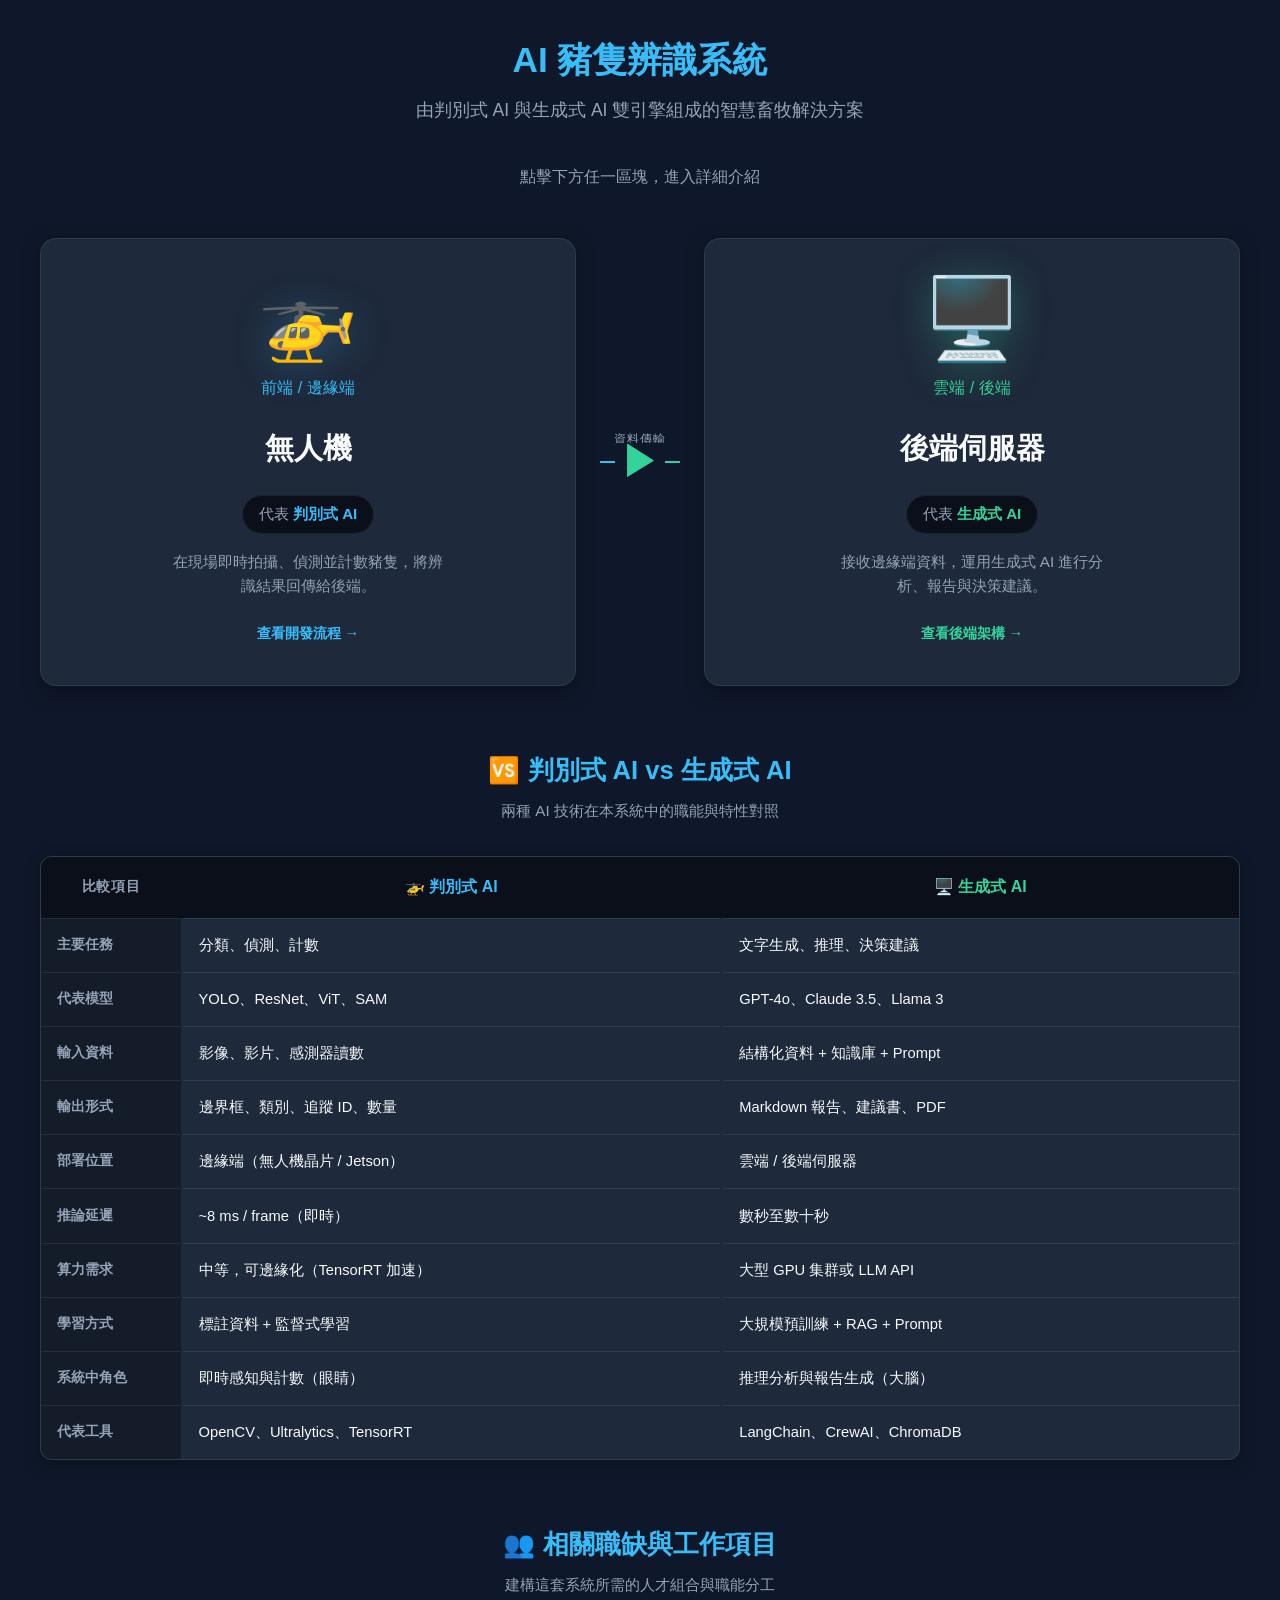
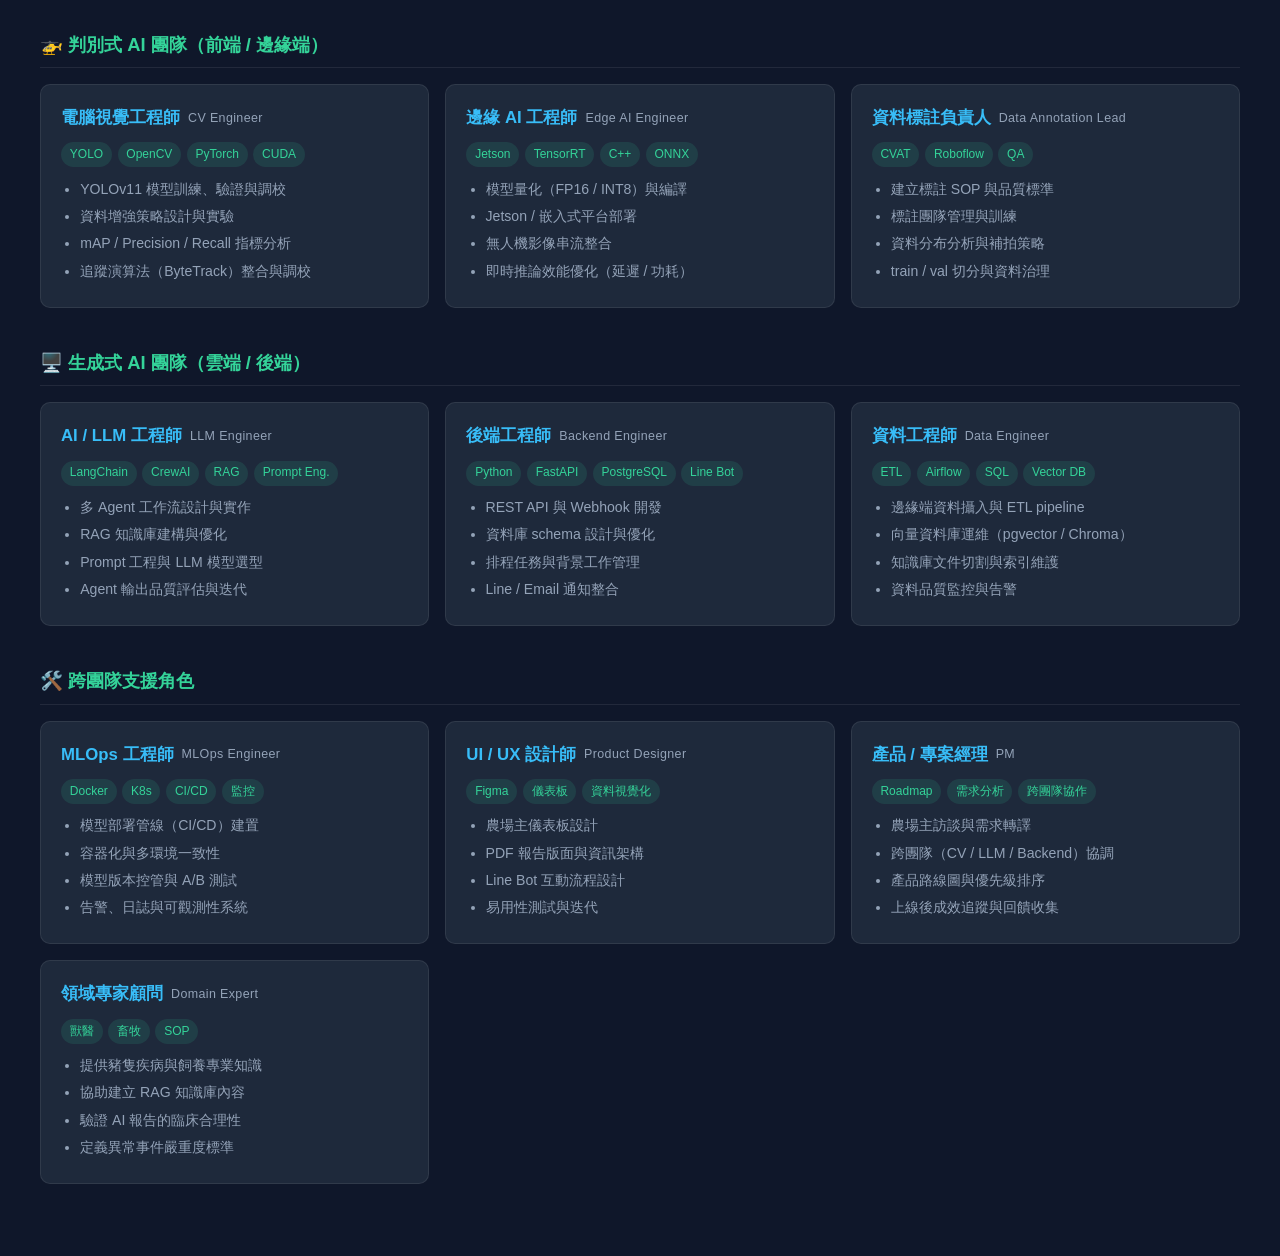
<file: introduction/index.html>
<!DOCTYPE html>
<html lang="zh-TW">

<head>
  <meta charset="UTF-8">
  <meta name="viewport" content="width=device-width, initial-scale=1.0">
  <title>AI 豬隻辨識系統 — 系統總覽</title>
  <link rel="stylesheet" href="styles.css">
</head>

<body>
  <div class="container">
    <header>
      <h1>AI 豬隻辨識系統</h1>
      <p>由判別式 AI 與生成式 AI 雙引擎組成的智慧畜牧解決方案</p>
    </header>

    <section>
      <p style="text-align: center; color: var(--text-muted); margin-bottom: 0.5rem;">
        點擊下方任一區塊，進入詳細介紹
      </p>

      <div class="system-overview">
        <a href="discriminative/discriminative.html" class="pillar-card left">
          <div class="pillar-icon">🚁</div>
          <div class="pillar-subtitle">前端 / 邊緣端</div>
          <div class="pillar-title">無人機</div>
          <div class="pillar-tag">代表 <strong>判別式 AI</strong></div>
          <div class="pillar-desc">
            在現場即時拍攝、偵測並計數豬隻，將辨識結果回傳給後端。
          </div>
          <div class="pillar-cta">查看開發流程 →</div>
        </a>

        <div class="system-flow-arrow">
          <div class="arrow-line"></div>
          <div class="arrow-label">資料傳輸</div>
          <div class="arrow-head">▶</div>
        </div>

        <a href="generative/generative.html" class="pillar-card right">
          <div class="pillar-icon">🖥️</div>
          <div class="pillar-subtitle">雲端 / 後端</div>
          <div class="pillar-title">後端伺服器</div>
          <div class="pillar-tag">代表 <strong>生成式 AI</strong></div>
          <div class="pillar-desc">
            接收邊緣端資料，運用生成式 AI 進行分析、報告與決策建議。
          </div>
          <div class="pillar-cta">查看後端架構 →</div>
        </a>
      </div>
    </section>

    <section class="home-section">
      <h2 class="section-heading">🆚 判別式 AI vs 生成式 AI</h2>
      <p class="section-heading-sub">兩種 AI 技術在本系統中的職能與特性對照</p>

      <div class="comparison-table-wrap">
        <table class="comparison-table">
          <thead>
            <tr>
              <th class="col-label">比較項目</th>
              <th class="col-left">🚁 判別式 AI</th>
              <th class="col-right">🖥️ 生成式 AI</th>
            </tr>
          </thead>
          <tbody>
            <tr>
              <td class="col-label">主要任務</td>
              <td class="col-left">分類、偵測、計數</td>
              <td class="col-right">文字生成、推理、決策建議</td>
            </tr>
            <tr>
              <td class="col-label">代表模型</td>
              <td class="col-left">YOLO、ResNet、ViT、SAM</td>
              <td class="col-right">GPT-4o、Claude 3.5、Llama 3</td>
            </tr>
            <tr>
              <td class="col-label">輸入資料</td>
              <td class="col-left">影像、影片、感測器讀數</td>
              <td class="col-right">結構化資料 + 知識庫 + Prompt</td>
            </tr>
            <tr>
              <td class="col-label">輸出形式</td>
              <td class="col-left">邊界框、類別、追蹤 ID、數量</td>
              <td class="col-right">Markdown 報告、建議書、PDF</td>
            </tr>
            <tr>
              <td class="col-label">部署位置</td>
              <td class="col-left">邊緣端（無人機晶片 / Jetson）</td>
              <td class="col-right">雲端 / 後端伺服器</td>
            </tr>
            <tr>
              <td class="col-label">推論延遲</td>
              <td class="col-left">~8 ms / frame（即時）</td>
              <td class="col-right">數秒至數十秒</td>
            </tr>
            <tr>
              <td class="col-label">算力需求</td>
              <td class="col-left">中等，可邊緣化（TensorRT 加速）</td>
              <td class="col-right">大型 GPU 集群或 LLM API</td>
            </tr>
            <tr>
              <td class="col-label">學習方式</td>
              <td class="col-left">標註資料 + 監督式學習</td>
              <td class="col-right">大規模預訓練 + RAG + Prompt</td>
            </tr>
            <tr>
              <td class="col-label">系統中角色</td>
              <td class="col-left">即時感知與計數（眼睛）</td>
              <td class="col-right">推理分析與報告生成（大腦）</td>
            </tr>
            <tr>
              <td class="col-label">代表工具</td>
              <td class="col-left">OpenCV、Ultralytics、TensorRT</td>
              <td class="col-right">LangChain、CrewAI、ChromaDB</td>
            </tr>
          </tbody>
        </table>
      </div>
    </section>

    <section class="home-section">
      <h2 class="section-heading">👥 相關職缺與工作項目</h2>
      <p class="section-heading-sub">建構這套系統所需的人才組合與職能分工</p>

      <div class="jobs-group">
        <h3 class="jobs-group-title">🚁 判別式 AI 團隊（前端 / 邊緣端）</h3>
        <div class="jobs-grid">
          <div class="job-card">
            <div class="job-title">電腦視覺工程師 <span class="job-en">CV Engineer</span></div>
            <div class="job-skills">
              <span class="job-skill">YOLO</span>
              <span class="job-skill">OpenCV</span>
              <span class="job-skill">PyTorch</span>
              <span class="job-skill">CUDA</span>
            </div>
            <div class="job-desc">
              <ul>
                <li>YOLOv11 模型訓練、驗證與調校</li>
                <li>資料增強策略設計與實驗</li>
                <li>mAP / Precision / Recall 指標分析</li>
                <li>追蹤演算法（ByteTrack）整合與調校</li>
              </ul>
            </div>
          </div>

          <div class="job-card">
            <div class="job-title">邊緣 AI 工程師 <span class="job-en">Edge AI Engineer</span></div>
            <div class="job-skills">
              <span class="job-skill">Jetson</span>
              <span class="job-skill">TensorRT</span>
              <span class="job-skill">C++</span>
              <span class="job-skill">ONNX</span>
            </div>
            <div class="job-desc">
              <ul>
                <li>模型量化（FP16 / INT8）與編譯</li>
                <li>Jetson / 嵌入式平台部署</li>
                <li>無人機影像串流整合</li>
                <li>即時推論效能優化（延遲 / 功耗）</li>
              </ul>
            </div>
          </div>

          <div class="job-card">
            <div class="job-title">資料標註負責人 <span class="job-en">Data Annotation Lead</span></div>
            <div class="job-skills">
              <span class="job-skill">CVAT</span>
              <span class="job-skill">Roboflow</span>
              <span class="job-skill">QA</span>
            </div>
            <div class="job-desc">
              <ul>
                <li>建立標註 SOP 與品質標準</li>
                <li>標註團隊管理與訓練</li>
                <li>資料分布分析與補拍策略</li>
                <li>train / val 切分與資料治理</li>
              </ul>
            </div>
          </div>
        </div>
      </div>

      <div class="jobs-group">
        <h3 class="jobs-group-title">🖥️ 生成式 AI 團隊（雲端 / 後端）</h3>
        <div class="jobs-grid">
          <div class="job-card">
            <div class="job-title">AI / LLM 工程師 <span class="job-en">LLM Engineer</span></div>
            <div class="job-skills">
              <span class="job-skill">LangChain</span>
              <span class="job-skill">CrewAI</span>
              <span class="job-skill">RAG</span>
              <span class="job-skill">Prompt Eng.</span>
            </div>
            <div class="job-desc">
              <ul>
                <li>多 Agent 工作流設計與實作</li>
                <li>RAG 知識庫建構與優化</li>
                <li>Prompt 工程與 LLM 模型選型</li>
                <li>Agent 輸出品質評估與迭代</li>
              </ul>
            </div>
          </div>

          <div class="job-card">
            <div class="job-title">後端工程師 <span class="job-en">Backend Engineer</span></div>
            <div class="job-skills">
              <span class="job-skill">Python</span>
              <span class="job-skill">FastAPI</span>
              <span class="job-skill">PostgreSQL</span>
              <span class="job-skill">Line Bot</span>
            </div>
            <div class="job-desc">
              <ul>
                <li>REST API 與 Webhook 開發</li>
                <li>資料庫 schema 設計與優化</li>
                <li>排程任務與背景工作管理</li>
                <li>Line / Email 通知整合</li>
              </ul>
            </div>
          </div>

          <div class="job-card">
            <div class="job-title">資料工程師 <span class="job-en">Data Engineer</span></div>
            <div class="job-skills">
              <span class="job-skill">ETL</span>
              <span class="job-skill">Airflow</span>
              <span class="job-skill">SQL</span>
              <span class="job-skill">Vector DB</span>
            </div>
            <div class="job-desc">
              <ul>
                <li>邊緣端資料攝入與 ETL pipeline</li>
                <li>向量資料庫運維（pgvector / Chroma）</li>
                <li>知識庫文件切割與索引維護</li>
                <li>資料品質監控與告警</li>
              </ul>
            </div>
          </div>
        </div>
      </div>

      <div class="jobs-group">
        <h3 class="jobs-group-title">🛠️ 跨團隊支援角色</h3>
        <div class="jobs-grid">
          <div class="job-card">
            <div class="job-title">MLOps 工程師 <span class="job-en">MLOps Engineer</span></div>
            <div class="job-skills">
              <span class="job-skill">Docker</span>
              <span class="job-skill">K8s</span>
              <span class="job-skill">CI/CD</span>
              <span class="job-skill">監控</span>
            </div>
            <div class="job-desc">
              <ul>
                <li>模型部署管線（CI/CD）建置</li>
                <li>容器化與多環境一致性</li>
                <li>模型版本控管與 A/B 測試</li>
                <li>告警、日誌與可觀測性系統</li>
              </ul>
            </div>
          </div>

          <div class="job-card">
            <div class="job-title">UI / UX 設計師 <span class="job-en">Product Designer</span></div>
            <div class="job-skills">
              <span class="job-skill">Figma</span>
              <span class="job-skill">儀表板</span>
              <span class="job-skill">資料視覺化</span>
            </div>
            <div class="job-desc">
              <ul>
                <li>農場主儀表板設計</li>
                <li>PDF 報告版面與資訊架構</li>
                <li>Line Bot 互動流程設計</li>
                <li>易用性測試與迭代</li>
              </ul>
            </div>
          </div>

          <div class="job-card">
            <div class="job-title">產品 / 專案經理 <span class="job-en">PM</span></div>
            <div class="job-skills">
              <span class="job-skill">Roadmap</span>
              <span class="job-skill">需求分析</span>
              <span class="job-skill">跨團隊協作</span>
            </div>
            <div class="job-desc">
              <ul>
                <li>農場主訪談與需求轉譯</li>
                <li>跨團隊（CV / LLM / Backend）協調</li>
                <li>產品路線圖與優先級排序</li>
                <li>上線後成效追蹤與回饋收集</li>
              </ul>
            </div>
          </div>

          <div class="job-card">
            <div class="job-title">領域專家顧問 <span class="job-en">Domain Expert</span></div>
            <div class="job-skills">
              <span class="job-skill">獸醫</span>
              <span class="job-skill">畜牧</span>
              <span class="job-skill">SOP</span>
            </div>
            <div class="job-desc">
              <ul>
                <li>提供豬隻疾病與飼養專業知識</li>
                <li>協助建立 RAG 知識庫內容</li>
                <li>驗證 AI 報告的臨床合理性</li>
                <li>定義異常事件嚴重度標準</li>
              </ul>
            </div>
          </div>
        </div>
      </div>
    </section>
  </div>
</body>

</html>
</file>
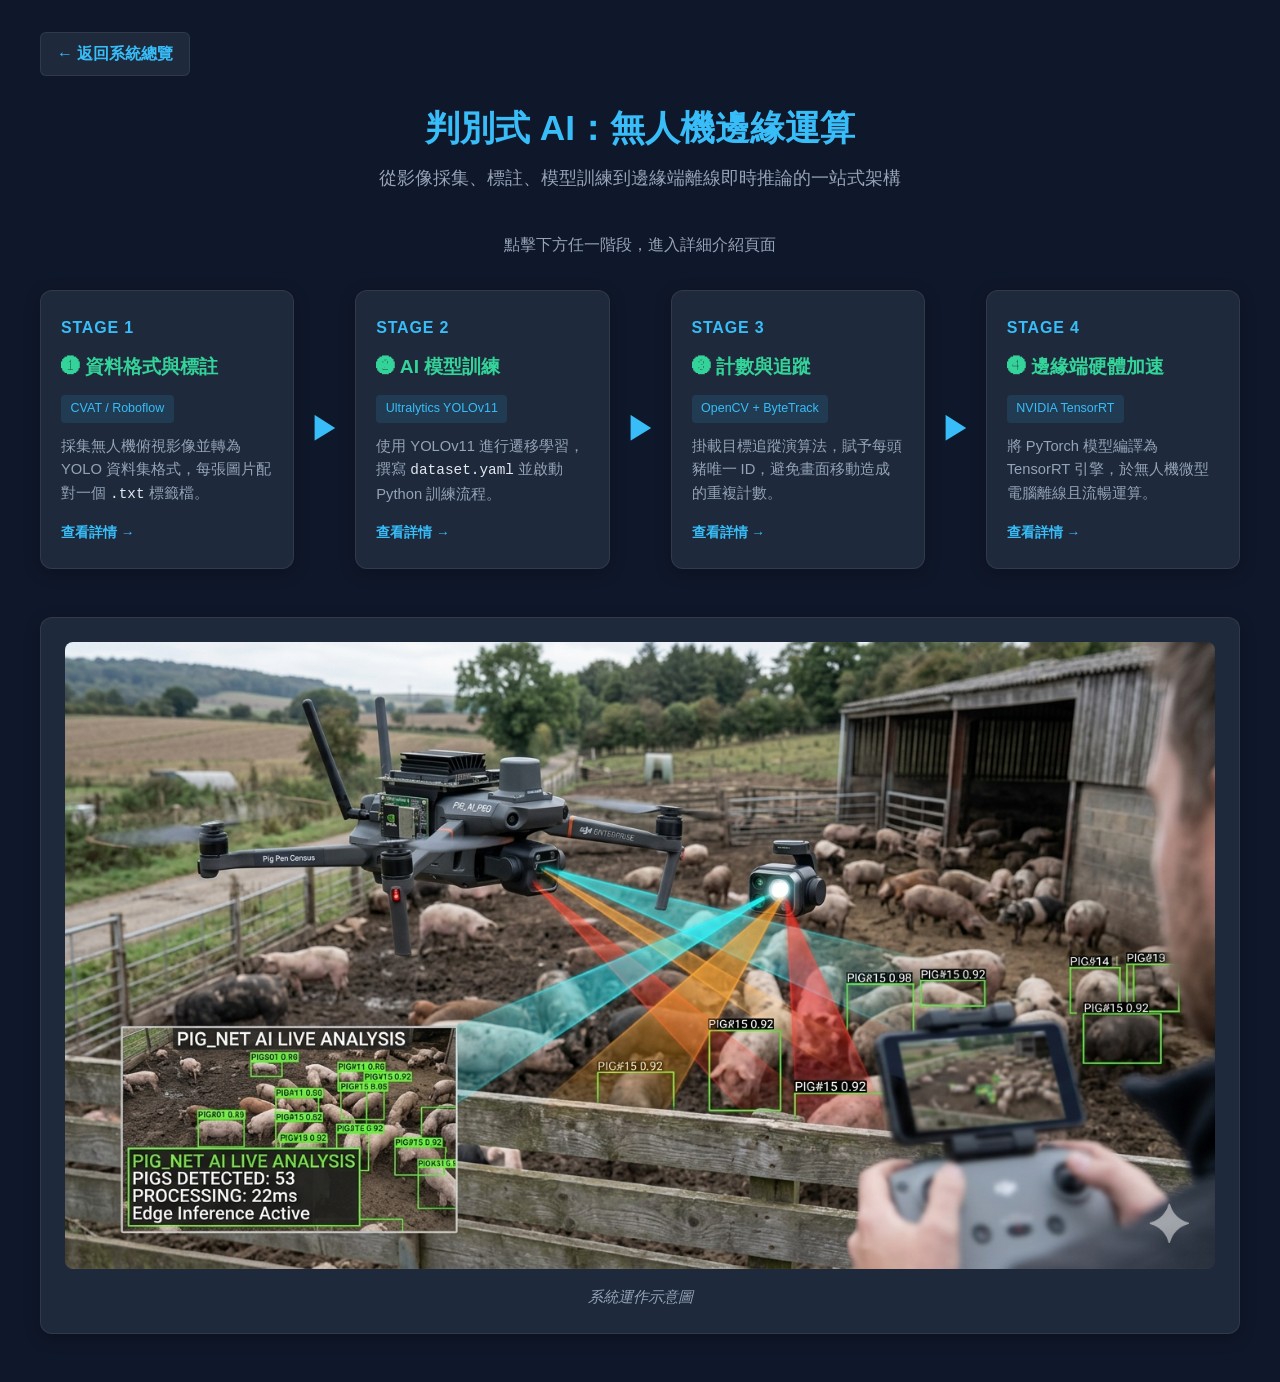
<file: introduction/discriminative/discriminative.html>
<!DOCTYPE html>
<html lang="zh-TW">

<head>
  <meta charset="UTF-8">
  <meta name="viewport" content="width=device-width, initial-scale=1.0">
  <title>無人機影像辨識與計數系統開發流程</title>
  <link rel="stylesheet" href="../styles.css">
</head>

<body>
  <div class="container">
    <a href="../index.html" class="back-link">← 返回系統總覽</a>

    <header>
      <h1>判別式 AI：無人機邊緣運算</h1>
      <p>從影像採集、標註、模型訓練到邊緣端離線即時推論的一站式架構</p>
    </header>

    <section>
      <p style="text-align: center; color: var(--text-muted); margin-bottom: 0.5rem;">
        點擊下方任一階段，進入詳細介紹頁面
      </p>

      <div class="flowchart">
        <a href="stage1.html" class="flow-node">
          <div class="flow-node-number">STAGE 1</div>
          <div class="flow-node-title">❶ 資料格式與標註</div>
          <span class="flow-node-badge">CVAT / Roboflow</span>
          <div class="flow-node-desc">
            採集無人機俯視影像並轉為 YOLO 資料集格式，每張圖片配對一個 <code>.txt</code> 標籤檔。
          </div>
          <div class="flow-node-cta">查看詳情 →</div>
        </a>

        <div class="flow-arrow">▶</div>

        <a href="stage2.html" class="flow-node">
          <div class="flow-node-number">STAGE 2</div>
          <div class="flow-node-title">❷ AI 模型訓練</div>
          <span class="flow-node-badge">Ultralytics YOLOv11</span>
          <div class="flow-node-desc">
            使用 YOLOv11 進行遷移學習，撰寫 <code>dataset.yaml</code> 並啟動 Python 訓練流程。
          </div>
          <div class="flow-node-cta">查看詳情 →</div>
        </a>

        <div class="flow-arrow">▶</div>

        <a href="stage3.html" class="flow-node">
          <div class="flow-node-number">STAGE 3</div>
          <div class="flow-node-title">❸ 計數與追蹤</div>
          <span class="flow-node-badge">OpenCV + ByteTrack</span>
          <div class="flow-node-desc">
            掛載目標追蹤演算法，賦予每頭豬唯一 ID，避免畫面移動造成的重複計數。
          </div>
          <div class="flow-node-cta">查看詳情 →</div>
        </a>

        <div class="flow-arrow">▶</div>

        <a href="stage4.html" class="flow-node">
          <div class="flow-node-number">STAGE 4</div>
          <div class="flow-node-title">❹ 邊緣端硬體加速</div>
          <span class="flow-node-badge">NVIDIA TensorRT</span>
          <div class="flow-node-desc">
            將 PyTorch 模型編譯為 TensorRT 引擎，於無人機微型電腦離線且流暢運算。
          </div>
          <div class="flow-node-cta">查看詳情 →</div>
        </a>
      </div>

      <figure class="flow-diagram">
        <img src="../img/discriminative.png" alt="無人機 AI 豬隻辨識系統 — 系統示意圖">
        <figcaption>系統運作示意圖</figcaption>
      </figure>
    </section>
  </div>
</body>

</html>
</file>
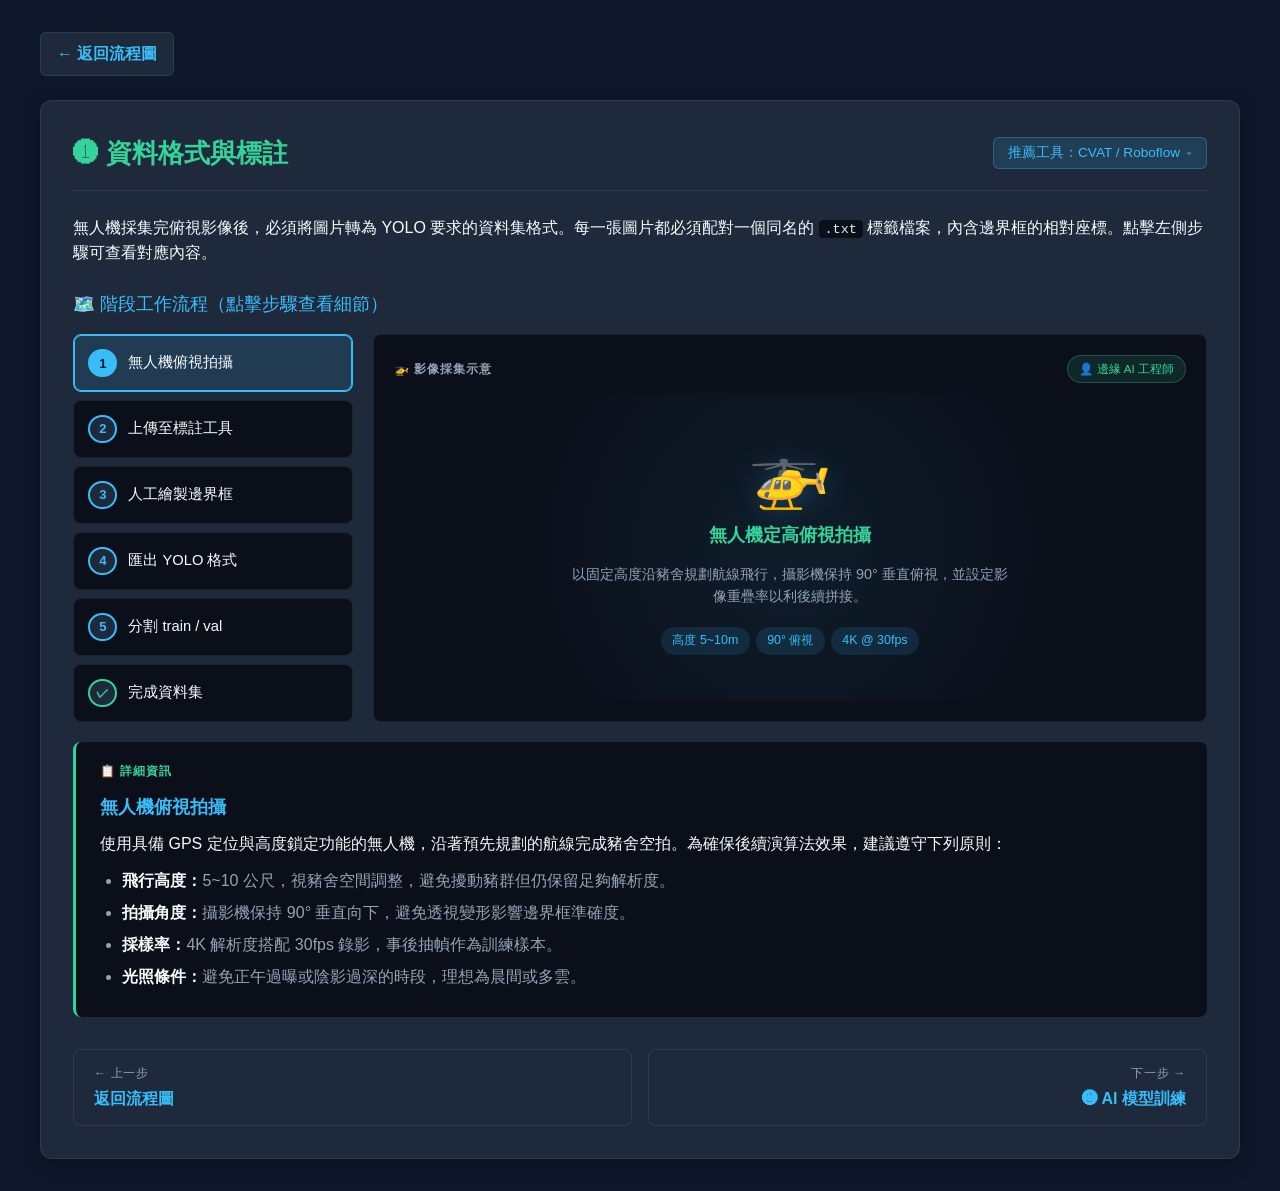
<file: introduction/discriminative/stage1.html>
<!DOCTYPE html>
<html lang="zh-TW">

<head>
  <meta charset="UTF-8">
  <meta name="viewport" content="width=device-width, initial-scale=1.0">
  <title>階段 1：資料格式與標註 — 無人機 AI 豬隻辨識系統</title>
  <link rel="stylesheet" href="../styles.css">
</head>

<body>
  <div class="container">
    <a href="discriminative.html" class="back-link">← 返回流程圖</a>

    <div class="detail-panel">
      <div class="panel-header">
        <h2>❶ 資料格式與標註
          <button type="button" class="tool-badge-btn" onclick="document.getElementById('tools-dialog').showModal()">
            推薦工具：CVAT / Roboflow
          </button>
        </h2>
      </div>

      <dialog id="tools-dialog" class="tools-dialog">
        <div class="dialog-header">
          <h3>🔧 階段 1：資料標註相關工具</h3>
          <button type="button" class="dialog-close" onclick="this.closest('dialog').close()" aria-label="關閉">×</button>
        </div>
        <div class="dialog-body">
          <p>本階段可選用的標註平台與工具。點擊「前往」可開啟官方網站。</p>
          <table class="tools-table">
            <thead>
              <tr>
                <th>工具</th>
                <th>用途與特色</th>
                <th>連結</th>
              </tr>
            </thead>
            <tbody>
              <tr>
                <td class="tool-name">CVAT</td>
                <td class="tool-desc">開源、可自架的影像標註平台，支援多人協作與審核流程，適合企業內部敏感資料。</td>
                <td class="tool-link"><a href="https://www.cvat.ai/" target="_blank" rel="noopener">前往 →</a></td>
              </tr>
              <tr>
                <td class="tool-name">Roboflow</td>
                <td class="tool-desc">SaaS 標註服務，提供資料增強、版本控制與 API，啟動門檻最低。</td>
                <td class="tool-link"><a href="https://roboflow.com/" target="_blank" rel="noopener">前往 →</a></td>
              </tr>
              <tr>
                <td class="tool-name">Label Studio</td>
                <td class="tool-desc">開源、跨任務（影像、文字、音訊）的標註工具，靈活度高。</td>
                <td class="tool-link"><a href="https://labelstud.io/" target="_blank" rel="noopener">前往 →</a></td>
              </tr>
              <tr>
                <td class="tool-name">LabelImg</td>
                <td class="tool-desc">輕量級的桌面標註工具，原生支援 YOLO 格式，適合個人或小型專案。</td>
                <td class="tool-link"><a href="https://github.com/HumanSignal/labelImg" target="_blank" rel="noopener">前往 →</a></td>
              </tr>
              <tr>
                <td class="tool-name">YOLO Dataset Spec</td>
                <td class="tool-desc">Ultralytics 官方資料格式規範，定義 train/val 結構與 dataset.yaml 寫法。</td>
                <td class="tool-link"><a href="https://docs.ultralytics.com/datasets/detect/" target="_blank" rel="noopener">前往 →</a></td>
              </tr>
            </tbody>
          </table>
        </div>
      </dialog>
      <p>無人機採集完俯視影像後，必須將圖片轉為 YOLO 要求的資料集格式。每一張圖片都必須配對一個同名的 <code>.txt</code> 標籤檔案，內含邊界框的相對座標。點擊左側步驟可查看對應內容。</p>

      <div class="section-title">🗺️ 階段工作流程（點擊步驟查看細節）</div>

      <div class="interactive-flow">
        <div class="step-buttons">
          <button class="step-btn active" data-step="1">
            <span class="step-num">1</span><span class="step-text">無人機俯視拍攝</span>
          </button>
          <button class="step-btn" data-step="2">
            <span class="step-num">2</span><span class="step-text">上傳至標註工具</span>
          </button>
          <button class="step-btn" data-step="3">
            <span class="step-num">3</span><span class="step-text">人工繪製邊界框</span>
          </button>
          <button class="step-btn" data-step="4">
            <span class="step-num">4</span><span class="step-text">匯出 YOLO 格式</span>
          </button>
          <button class="step-btn" data-step="5">
            <span class="step-num">5</span><span class="step-text">分割 train / val</span>
          </button>
          <button class="step-btn final" data-step="6">
            <span class="step-num">✓</span><span class="step-text">完成資料集</span>
          </button>
        </div>

        <div class="step-preview">
          <div class="preview-content active" data-step="1">
            <div class="preview-label"><span>🚁 影像採集示意</span><span class="preview-job">👤 邊緣 AI 工程師</span></div>
            <div class="visual-block">
              <div class="visual-icon">🚁</div>
              <div class="visual-title">無人機定高俯視拍攝</div>
              <div class="visual-sub">
                以固定高度沿豬舍規劃航線飛行，攝影機保持 90° 垂直俯視，並設定影像重疊率以利後續拼接。
              </div>
              <div class="visual-chips">
                <span class="visual-chip">高度 5~10m</span>
                <span class="visual-chip">90° 俯視</span>
                <span class="visual-chip">4K @ 30fps</span>
              </div>
            </div>
          </div>

          <div class="preview-content" data-step="2">
            <div class="preview-label"><span>📤 上傳至標註平台</span><span class="preview-job">👤 資料標註負責人</span></div>
            <div class="visual-block">
              <div class="visual-icon">📤</div>
              <div class="visual-title">CVAT / Roboflow</div>
              <div class="visual-sub">
                將從影片抽幀的靜態照片批次上傳至瀏覽器標註平台，建立專案並定義 <code>pig</code> 類別。
              </div>
              <div class="visual-chips">
                <span class="visual-chip">CVAT</span>
                <span class="visual-chip">Roboflow</span>
                <span class="visual-chip">Label Studio</span>
              </div>
            </div>
          </div>

          <div class="preview-content" data-step="3">
            <div class="preview-label"><span>✏️ 標註工具介面示意</span><span class="preview-job">👤 資料標註負責人</span></div>
            <div class="visual-block">
              <div class="visual-icon">🟩</div>
              <div class="visual-title">繪製 Bounding Box</div>
              <div class="visual-sub">
                為畫面中每一頭豬拖曳出矩形框，工具會自動計算中心點與寬高，並換算為相對座標。
              </div>
              <div class="visual-chips">
                <span class="visual-chip">click + drag</span>
                <span class="visual-chip">class = pig</span>
                <span class="visual-chip">auto-normalize</span>
              </div>
            </div>
          </div>

          <div class="preview-content" data-step="4">
            <div class="preview-label"><span>📄 pic_001.txt（YOLO 標籤格式）</span><span class="preview-job">👤 資料標註負責人</span></div>
            <pre><code>0 0.512304 0.384211 0.124000 0.231000  <span class="comment"># 第 1 頭豬的方框</span>
0 0.214500 0.658900 0.142000 0.198000  <span class="comment"># 第 2 頭豬的方框</span>
0 0.789100 0.412200 0.115000 0.210000  <span class="comment"># 第 3 頭豬的方框</span></code></pre>
          </div>

          <div class="preview-content" data-step="5">
            <div class="preview-label"><span>📂 資料夾階層結構</span><span class="preview-job">👤 資料工程師</span></div>
            <pre><code>pig_dataset/
├── dataset.yaml        <span class="comment"># 專案配置文件</span>
├── train/
│   ├── images/         <span class="comment"># 訓練相片 (pic_001.jpg)</span>
│   └── labels/         <span class="comment"># 訓練標籤 (pic_001.txt)</span>
└── val/
    ├── images/         <span class="comment"># 驗證相片</span>
    └── labels/         <span class="comment"># 驗證標籤</span></code></pre>
          </div>

          <div class="preview-content" data-step="6">
            <div class="preview-label"><span>✅ 資料集就緒</span><span class="preview-job">👤 資料標註負責人</span></div>
            <div class="visual-block">
              <div class="visual-icon">📦</div>
              <div class="visual-title">符合 YOLO 規範的資料集</div>
              <div class="visual-sub">
                完成標註與切分後即可進入訓練流程，將整個 <code>pig_dataset/</code> 資料夾交給 YOLO 引擎。
              </div>
              <div class="visual-chips">
                <span class="visual-chip">images ✓</span>
                <span class="visual-chip">labels ✓</span>
                <span class="visual-chip">dataset.yaml ✓</span>
              </div>
            </div>
          </div>
        </div>
      </div>

      <div class="step-details">
        <div class="details-label">📋 詳細資訊</div>

        <div class="detail-content active" data-step="1">
          <h4>無人機俯視拍攝</h4>
          <p>使用具備 GPS 定位與高度鎖定功能的無人機，沿著預先規劃的航線完成豬舍空拍。為確保後續演算法效果，建議遵守下列原則：</p>
          <ul>
            <li><strong>飛行高度：</strong>5~10 公尺，視豬舍空間調整，避免擾動豬群但仍保留足夠解析度。</li>
            <li><strong>拍攝角度：</strong>攝影機保持 90° 垂直向下，避免透視變形影響邊界框準確度。</li>
            <li><strong>採樣率：</strong>4K 解析度搭配 30fps 錄影，事後抽幀作為訓練樣本。</li>
            <li><strong>光照條件：</strong>避免正午過曝或陰影過深的時段，理想為晨間或多雲。</li>
          </ul>
        </div>

        <div class="detail-content" data-step="2">
          <h4>上傳至標註平台</h4>
          <p>常見的線上標註平台都支援 YOLO 格式匯出，可依團隊規模與預算選擇：</p>
          <ul>
            <li><strong>CVAT：</strong>開源、可自架，適合企業內部敏感資料，支援多人協作與審核流程。</li>
            <li><strong>Roboflow：</strong>SaaS 服務，提供資料增強、版本控制與 API，啟動門檻最低。</li>
            <li><strong>Label Studio：</strong>另一個開源選項，支援多種任務類型（不限影像）。</li>
          </ul>
          <p>上傳後建立專案，將類別命名為 <code>pig</code>（編號 0）。</p>
        </div>

        <div class="detail-content" data-step="3">
          <h4>人工繪製邊界框</h4>
          <p>標註是整個 pipeline 中最費時但決定模型上限的步驟。建議：</p>
          <ul>
            <li><strong>框緊邊緣：</strong>盡量貼合豬隻輪廓，避免大量背景被納入框內。</li>
            <li><strong>遮擋處理：</strong>對於只露出部分身體的豬，仍需標註可見區域；若小於 20% 可忽略。</li>
            <li><strong>標註一致性：</strong>多人協作時建立共同準則（SOP），定期交叉檢視。</li>
            <li><strong>樣本數量：</strong>單類別建議至少 1,500~3,000 框作為起跑線。</li>
          </ul>
        </div>

        <div class="detail-content" data-step="4">
          <h4>匯出 YOLO 格式</h4>
          <p>YOLO 標籤檔格式為：<code>[類別編號] [中心點X] [中心點Y] [寬度W] [高度H]</code>，所有座標皆<strong>歸一化至 0~1</strong>：</p>
          <ul>
            <li><strong>類別編號：</strong>整數，從 0 開始；本專案僅 <code>0 = pig</code>。</li>
            <li><strong>歸一化座標：</strong>實際像素 ÷ 影像寬高，因此模型對解析度不敏感。</li>
            <li><strong>檔案配對：</strong>每張 <code>pic_001.jpg</code> 必須有同名 <code>pic_001.txt</code>，缺檔將被忽略。</li>
            <li><strong>空白標籤：</strong>若該張無目標物，仍可保留空 <code>.txt</code> 檔，YOLO 會視為「負樣本」用於降低誤判。</li>
          </ul>
        </div>

        <div class="detail-content" data-step="5">
          <h4>分割 train / val</h4>
          <p>將完成標註的影像依比例切分為訓練集與驗證集：</p>
          <ul>
            <li><strong>典型比例：</strong>train : val = 80 : 20，資料量大時可拉到 90 : 10。</li>
            <li><strong>隨機切分：</strong>避免時間或場景集中於同一邊，可使用 <code>train_test_split</code> 或 Roboflow 自動切分。</li>
            <li><strong>不可洩漏：</strong>同一支影片抽幀後，應將整支影片分到同一邊，避免訓練/驗證重疊造成過度樂觀的指標。</li>
            <li><strong>資料夾結構：</strong>嚴格遵守 <code>train/images</code>、<code>train/labels</code>、<code>val/images</code>、<code>val/labels</code> 的四層結構。</li>
          </ul>
        </div>

        <div class="detail-content" data-step="6">
          <h4>完成資料集</h4>
          <p>檢查清單：</p>
          <ul>
            <li><strong>影像與標籤對齊：</strong>使用簡易腳本掃描每張圖片是否都有對應 <code>.txt</code>。</li>
            <li><strong>視覺化抽查：</strong>隨機抽取 30~50 張將框畫回原圖，確認沒有座標錯位。</li>
            <li><strong>類別分布：</strong>統計每張圖的目標數量分布，必要時補拍稀有場景。</li>
            <li><strong>dataset.yaml：</strong>準備設定檔，指向 train/val 路徑與類別表，將在階段 2 使用。</li>
          </ul>
          <p>完成後，即可進入下一階段啟動模型訓練。</p>
        </div>
      </div>

      <nav class="detail-nav">
        <a href="discriminative.html" class="prev">
          <span class="nav-label">← 上一步</span>
          <span class="nav-title">返回流程圖</span>
        </a>
        <a href="stage2.html" class="next">
          <span class="nav-label">下一步 →</span>
          <span class="nav-title">❷ AI 模型訓練</span>
        </a>
      </nav>
    </div>
  </div>

  <script>
    document.querySelectorAll('.step-btn').forEach(btn => {
      btn.addEventListener('click', () => {
        const step = btn.dataset.step;
        document.querySelectorAll('.step-btn').forEach(b => b.classList.toggle('active', b.dataset.step === step));
        document.querySelectorAll('.preview-content').forEach(p => p.classList.toggle('active', p.dataset.step === step));
        document.querySelectorAll('.detail-content').forEach(d => d.classList.toggle('active', d.dataset.step === step));
      });
    });

    // Click backdrop to close dialog
    document.querySelectorAll('dialog').forEach(dialog => {
      dialog.addEventListener('click', (e) => {
        if (e.target === dialog) dialog.close();
      });
    });
  </script>
</body>

</html>
</file>
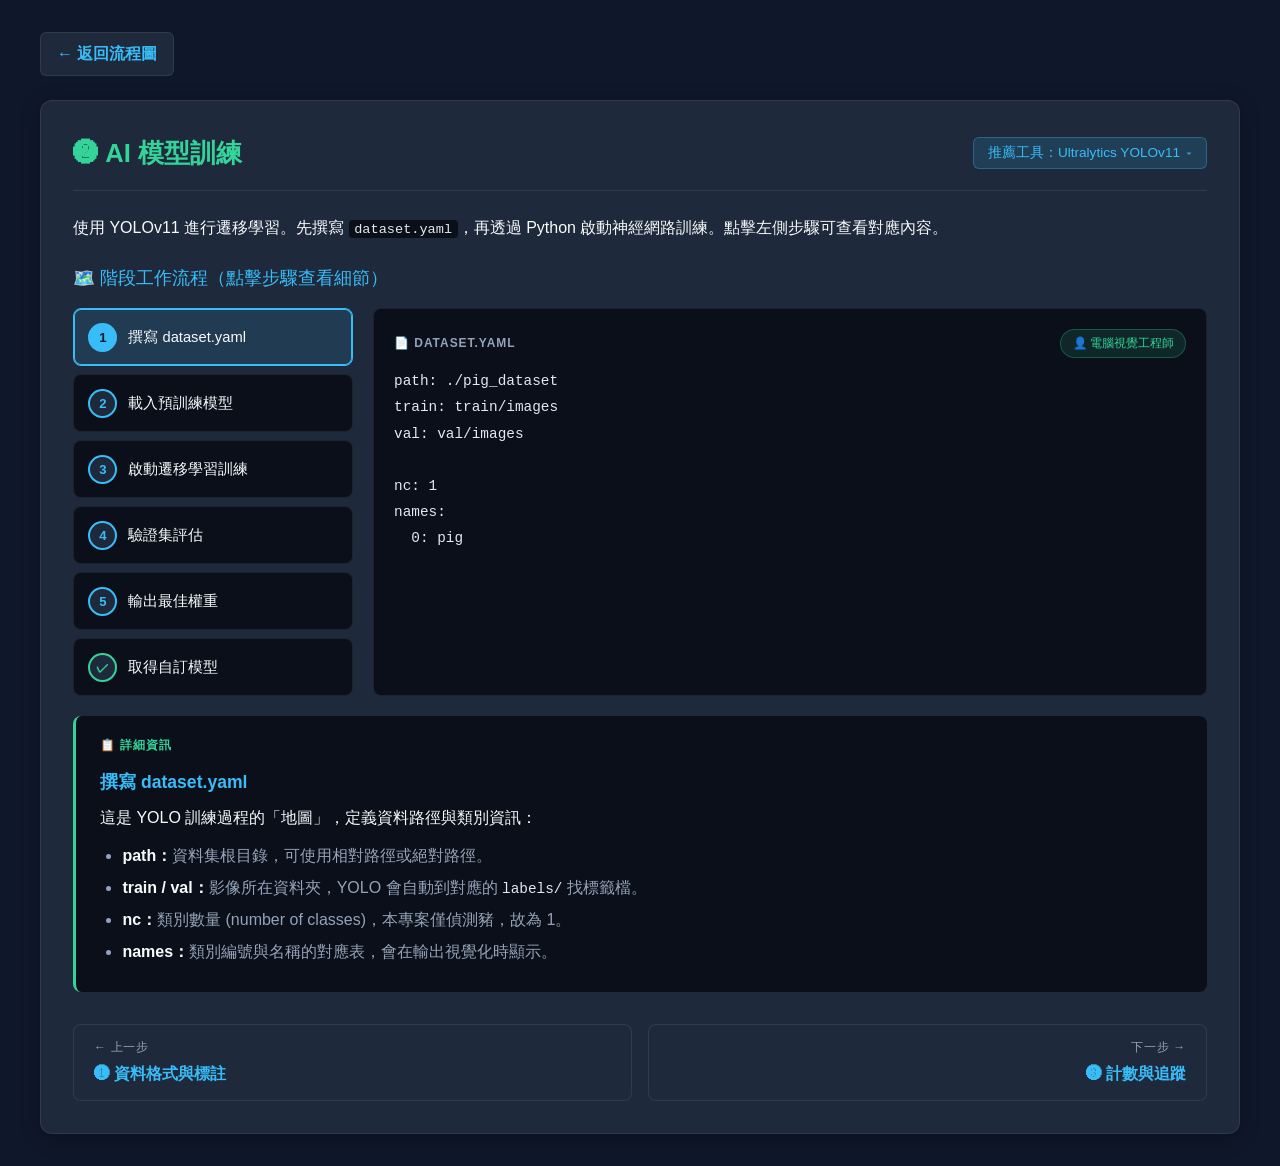
<file: introduction/discriminative/stage2.html>
<!DOCTYPE html>
<html lang="zh-TW">

<head>
  <meta charset="UTF-8">
  <meta name="viewport" content="width=device-width, initial-scale=1.0">
  <title>階段 2：AI 模型訓練 — 無人機 AI 豬隻辨識系統</title>
  <link rel="stylesheet" href="../styles.css">
</head>

<body>
  <div class="container">
    <a href="discriminative.html" class="back-link">← 返回流程圖</a>

    <div class="detail-panel">
      <div class="panel-header">
        <h2>❷ AI 模型訓練
          <button type="button" class="tool-badge-btn" onclick="document.getElementById('tools-dialog').showModal()">
            推薦工具：Ultralytics YOLOv11
          </button>
        </h2>
      </div>

      <dialog id="tools-dialog" class="tools-dialog">
        <div class="dialog-header">
          <h3>🔧 階段 2：模型訓練相關工具</h3>
          <button type="button" class="dialog-close" onclick="this.closest('dialog').close()" aria-label="關閉">×</button>
        </div>
        <div class="dialog-body">
          <p>本階段使用的訓練框架、底層工具與可選的實驗管理服務。</p>
          <table class="tools-table">
            <thead>
              <tr>
                <th>工具</th>
                <th>用途與特色</th>
                <th>連結</th>
              </tr>
            </thead>
            <tbody>
              <tr>
                <td class="tool-name">Ultralytics YOLO</td>
                <td class="tool-desc">YOLOv11 官方 Python 套件，提供訓練、驗證、推論、匯出一條龍 API。</td>
                <td class="tool-link"><a href="https://docs.ultralytics.com/" target="_blank" rel="noopener">前往 →</a></td>
              </tr>
              <tr>
                <td class="tool-name">PyTorch</td>
                <td class="tool-desc">YOLO 底層使用的深度學習框架，提供 GPU 加速張量運算與自動微分。</td>
                <td class="tool-link"><a href="https://pytorch.org/" target="_blank" rel="noopener">前往 →</a></td>
              </tr>
              <tr>
                <td class="tool-name">NVIDIA CUDA</td>
                <td class="tool-desc">GPU 平行運算工具包，PyTorch 透過它呼叫 NVIDIA 顯卡進行訓練加速。</td>
                <td class="tool-link"><a href="https://developer.nvidia.com/cuda-toolkit" target="_blank" rel="noopener">前往 →</a></td>
              </tr>
              <tr>
                <td class="tool-name">cuDNN</td>
                <td class="tool-desc">NVIDIA 深度神經網路加速程式庫，是 CUDA 上實作卷積等運算的關鍵元件。</td>
                <td class="tool-link"><a href="https://developer.nvidia.com/cudnn" target="_blank" rel="noopener">前往 →</a></td>
              </tr>
              <tr>
                <td class="tool-name">Weights &amp; Biases</td>
                <td class="tool-desc">可選的雲端實驗管理服務，記錄訓練曲線、超參數與模型版本，方便團隊協作。</td>
                <td class="tool-link"><a href="https://wandb.ai/" target="_blank" rel="noopener">前往 →</a></td>
              </tr>
              <tr>
                <td class="tool-name">TensorBoard</td>
                <td class="tool-desc">開源的訓練視覺化工具，可在本地檢視 loss、mAP 等指標曲線。</td>
                <td class="tool-link"><a href="https://www.tensorflow.org/tensorboard" target="_blank" rel="noopener">前往 →</a></td>
              </tr>
            </tbody>
          </table>
        </div>
      </dialog>
      <p>使用 YOLOv11 進行遷移學習。先撰寫 <code>dataset.yaml</code>，再透過 Python 啟動神經網路訓練。點擊左側步驟可查看對應內容。</p>

      <div class="section-title">🗺️ 階段工作流程（點擊步驟查看細節）</div>

      <div class="interactive-flow">
        <div class="step-buttons">
          <button class="step-btn active" data-step="1">
            <span class="step-num">1</span><span class="step-text">撰寫 dataset.yaml</span>
          </button>
          <button class="step-btn" data-step="2">
            <span class="step-num">2</span><span class="step-text">載入預訓練模型</span>
          </button>
          <button class="step-btn" data-step="3">
            <span class="step-num">3</span><span class="step-text">啟動遷移學習訓練</span>
          </button>
          <button class="step-btn" data-step="4">
            <span class="step-num">4</span><span class="step-text">驗證集評估</span>
          </button>
          <button class="step-btn" data-step="5">
            <span class="step-num">5</span><span class="step-text">輸出最佳權重</span>
          </button>
          <button class="step-btn final" data-step="6">
            <span class="step-num">✓</span><span class="step-text">取得自訂模型</span>
          </button>
        </div>

        <div class="step-preview">
          <div class="preview-content active" data-step="1">
            <div class="preview-label"><span>📄 dataset.yaml</span><span class="preview-job">👤 電腦視覺工程師</span></div>
            <pre><code>path: ./pig_dataset
train: train/images
val: val/images

nc: 1
names:
  0: pig</code></pre>
          </div>

          <div class="preview-content" data-step="2">
            <div class="preview-label"><span>🐍 載入預訓練權重</span><span class="preview-job">👤 電腦視覺工程師</span></div>
            <pre><code><span class="keyword">from</span> ultralytics <span class="keyword">import</span> YOLO

<span class="comment"># 載入官方 Nano 預訓練模型 (~5MB)</span>
model = YOLO(<span class="string">'yolo11n.pt'</span>)</code></pre>
          </div>

          <div class="preview-content" data-step="3">
            <div class="preview-label"><span>🐍 train.py — 啟動訓練</span><span class="preview-job">👤 電腦視覺工程師</span></div>
            <pre><code><span class="keyword">from</span> ultralytics <span class="keyword">import</span> YOLO

<span class="keyword">if</span> __name__ == <span class="string">'__main__'</span>:
    model = YOLO(<span class="string">'yolo11n.pt'</span>)

    model.train(
        data=<span class="string">'dataset.yaml'</span>,
        epochs=<span class="number">100</span>,
        imgsz=<span class="number">640</span>,
        device=<span class="number">0</span>  <span class="comment"># GPU index</span>
    )</code></pre>
          </div>

          <div class="preview-content" data-step="4">
            <div class="preview-label"><span>📊 驗證指標示意</span><span class="preview-job">👤 電腦視覺工程師</span></div>
            <div class="visual-block">
              <div class="visual-icon">📈</div>
              <div class="visual-title">每 epoch 自動評估</div>
              <div class="visual-sub">
                Ultralytics 會在每個 epoch 結束後對驗證集計算 mAP / Precision / Recall，並輸出 PR 曲線、混淆矩陣等圖表。
              </div>
              <div class="visual-chips">
                <span class="visual-chip">mAP@0.5</span>
                <span class="visual-chip">mAP@0.5:0.95</span>
                <span class="visual-chip">Precision</span>
                <span class="visual-chip">Recall</span>
              </div>
            </div>
          </div>

          <div class="preview-content" data-step="5">
            <div class="preview-label"><span>📂 訓練輸出資料夾</span><span class="preview-job">👤 電腦視覺工程師</span></div>
            <pre><code>runs/detect/train/
├── weights/
│   ├── best.pt        <span class="comment"># 驗證最佳權重 ⭐</span>
│   └── last.pt        <span class="comment"># 最後一個 epoch 權重</span>
├── results.csv        <span class="comment"># 每 epoch 指標</span>
├── confusion_matrix.png
├── PR_curve.png
└── train_batch0.jpg   <span class="comment"># 訓練樣本可視化</span></code></pre>
          </div>

          <div class="preview-content" data-step="6">
            <div class="preview-label"><span>✅ 訓練完成</span><span class="preview-job">👤 電腦視覺工程師</span></div>
            <div class="visual-block">
              <div class="visual-icon">🧠</div>
              <div class="visual-title">自訂豬隻偵測模型就緒</div>
              <div class="visual-sub">
                取得 <code>best.pt</code> 即可進入下一階段：串接 OpenCV 與 ByteTrack 進行即時計數與追蹤。
              </div>
              <div class="visual-chips">
                <span class="visual-chip">best.pt</span>
                <span class="visual-chip">ready for inference</span>
              </div>
            </div>
          </div>
        </div>
      </div>

      <div class="step-details">
        <div class="details-label">📋 詳細資訊</div>

        <div class="detail-content active" data-step="1">
          <h4>撰寫 dataset.yaml</h4>
          <p>這是 YOLO 訓練過程的「地圖」，定義資料路徑與類別資訊：</p>
          <ul>
            <li><strong>path：</strong>資料集根目錄，可使用相對路徑或絕對路徑。</li>
            <li><strong>train / val：</strong>影像所在資料夾，YOLO 會自動到對應的 <code>labels/</code> 找標籤檔。</li>
            <li><strong>nc：</strong>類別數量 (number of classes)，本專案僅偵測豬，故為 1。</li>
            <li><strong>names：</strong>類別編號與名稱的對應表，會在輸出視覺化時顯示。</li>
          </ul>
        </div>

        <div class="detail-content" data-step="2">
          <h4>載入預訓練模型</h4>
          <p>YOLOv11 共有 5 個尺寸可選，依算力與精度需求挑選：</p>
          <ul>
            <li><strong>yolo11n.pt (Nano)：</strong>~5MB，最快，適合無人機/邊緣裝置（本專案選用）。</li>
            <li><strong>yolo11s.pt (Small)：</strong>平衡型，精度提升明顯。</li>
            <li><strong>yolo11m.pt (Medium)：</strong>桌機級訓練的常見選擇。</li>
            <li><strong>yolo11l.pt / yolo11x.pt：</strong>大型/最大型，研究或雲端推論使用。</li>
          </ul>
          <p>使用預訓練權重作為起點即為「遷移學習」，可大幅降低資料量需求與訓練時間。</p>
        </div>

        <div class="detail-content" data-step="3">
          <h4>啟動遷移學習訓練</h4>
          <p>主要超參數說明：</p>
          <ul>
            <li><strong>epochs=100：</strong>訓練輪數。實務上會搭配 early stopping 自動收斂。</li>
            <li><strong>imgsz=640：</strong>輸入解析度。提高可增加小物件偵測能力，但 VRAM 與時間倍增。</li>
            <li><strong>device=0：</strong>指定 GPU 編號；多卡訓練可用 <code>device=[0,1]</code>。</li>
            <li><strong>batch、lr、optimizer：</strong>Ultralytics 預設已調至合理值，初期不必動。</li>
          </ul>
          <p>訓練期間會自動套用 Mosaic、隨機翻轉等資料增強策略。</p>
        </div>

        <div class="detail-content" data-step="4">
          <h4>驗證集評估</h4>
          <p>關鍵指標：</p>
          <ul>
            <li><strong>mAP@0.5：</strong>IoU 門檻 0.5 下的平均精度，最常引用的綜合指標。</li>
            <li><strong>mAP@0.5:0.95：</strong>更嚴格的標準（COCO 指標），反映框準確度。</li>
            <li><strong>Precision：</strong>預測為豬中真的是豬的比例（誤報率倒數）。</li>
            <li><strong>Recall：</strong>實際是豬中被找到的比例（漏報率倒數）。</li>
          </ul>
          <p>觀察 <code>results.csv</code> 中曲線是否仍在下降；若 val loss 上升而 train loss 下降，則為過擬合徵兆。</p>
        </div>

        <div class="detail-content" data-step="5">
          <h4>輸出最佳權重</h4>
          <p>訓練結束後檢視重點檔案：</p>
          <ul>
            <li><strong>best.pt：</strong>所有 epoch 中驗證 mAP 最高的版本，部署首選。</li>
            <li><strong>last.pt：</strong>最後一個 epoch 的權重，可用於後續續訓 (<code>resume=True</code>)。</li>
            <li><strong>results.csv / results.png：</strong>檢視訓練曲線、判斷收斂狀況。</li>
            <li><strong>confusion_matrix.png：</strong>檢視類別誤判分布（單類別時較不重要）。</li>
            <li><strong>val_batch*.jpg：</strong>視覺化驗證集預測，肉眼確認模型行為。</li>
          </ul>
        </div>

        <div class="detail-content" data-step="6">
          <h4>取得自訂模型</h4>
          <p>模型就緒後的建議：</p>
          <ul>
            <li><strong>離線驗證：</strong>在桌機端先用 <code>best.pt</code> 對未見過的測試影片做推論，確認效果。</li>
            <li><strong>版本管理：</strong>將 <code>best.pt</code> 連同 <code>dataset.yaml</code>、<code>results.csv</code> 一併存檔，便於回溯。</li>
            <li><strong>持續精進：</strong>蒐集模型表現不佳的樣本，加回訓練集進行第二輪 fine-tune。</li>
            <li><strong>進入下一階段：</strong>準備好後即可進入 Stage 3，串接 OpenCV 與 ByteTrack。</li>
          </ul>
        </div>
      </div>

      <nav class="detail-nav">
        <a href="stage1.html" class="prev">
          <span class="nav-label">← 上一步</span>
          <span class="nav-title">❶ 資料格式與標註</span>
        </a>
        <a href="stage3.html" class="next">
          <span class="nav-label">下一步 →</span>
          <span class="nav-title">❸ 計數與追蹤</span>
        </a>
      </nav>
    </div>
  </div>

  <script>
    document.querySelectorAll('.step-btn').forEach(btn => {
      btn.addEventListener('click', () => {
        const step = btn.dataset.step;
        document.querySelectorAll('.step-btn').forEach(b => b.classList.toggle('active', b.dataset.step === step));
        document.querySelectorAll('.preview-content').forEach(p => p.classList.toggle('active', p.dataset.step === step));
        document.querySelectorAll('.detail-content').forEach(d => d.classList.toggle('active', d.dataset.step === step));
      });
    });

    // Click backdrop to close dialog
    document.querySelectorAll('dialog').forEach(dialog => {
      dialog.addEventListener('click', (e) => {
        if (e.target === dialog) dialog.close();
      });
    });
  </script>
</body>

</html>
</file>
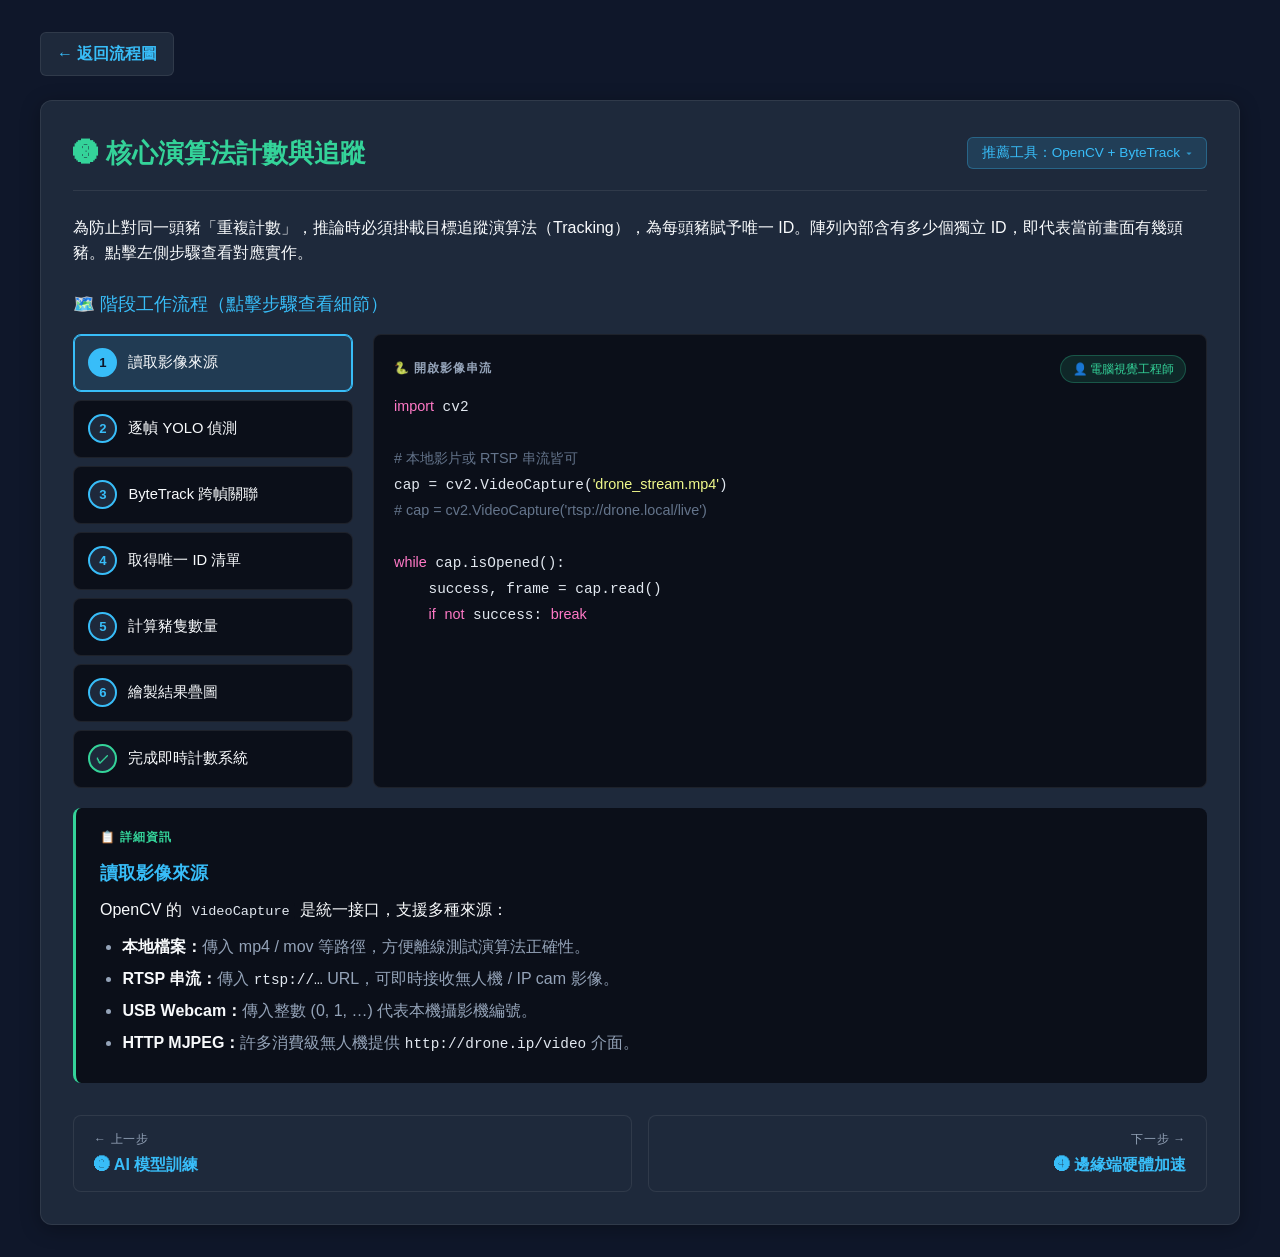
<file: introduction/discriminative/stage3.html>
<!DOCTYPE html>
<html lang="zh-TW">

<head>
  <meta charset="UTF-8">
  <meta name="viewport" content="width=device-width, initial-scale=1.0">
  <title>階段 3：計數與追蹤 — 無人機 AI 豬隻辨識系統</title>
  <link rel="stylesheet" href="../styles.css">
</head>

<body>
  <div class="container">
    <a href="discriminative.html" class="back-link">← 返回流程圖</a>

    <div class="detail-panel">
      <div class="panel-header">
        <h2>❸ 核心演算法計數與追蹤
          <button type="button" class="tool-badge-btn" onclick="document.getElementById('tools-dialog').showModal()">
            推薦工具：OpenCV + ByteTrack
          </button>
        </h2>
      </div>

      <dialog id="tools-dialog" class="tools-dialog">
        <div class="dialog-header">
          <h3>🔧 階段 3：計數與追蹤相關工具</h3>
          <button type="button" class="dialog-close" onclick="this.closest('dialog').close()" aria-label="關閉">×</button>
        </div>
        <div class="dialog-body">
          <p>本階段使用的影像處理函式庫、追蹤演算法與串流協定相關資源。</p>
          <table class="tools-table">
            <thead>
              <tr>
                <th>工具</th>
                <th>用途與特色</th>
                <th>連結</th>
              </tr>
            </thead>
            <tbody>
              <tr>
                <td class="tool-name">OpenCV</td>
                <td class="tool-desc">業界標準的開源電腦視覺函式庫，負責影像讀取、繪製、串流接入與後處理。</td>
                <td class="tool-link"><a href="https://opencv.org/" target="_blank" rel="noopener">前往 →</a></td>
              </tr>
              <tr>
                <td class="tool-name">ByteTrack</td>
                <td class="tool-desc">高效能多目標追蹤演算法，透過低信心框二次匹配抗遮擋，Ultralytics 已內建。</td>
                <td class="tool-link"><a href="https://github.com/ifzhang/ByteTrack" target="_blank" rel="noopener">前往 →</a></td>
              </tr>
              <tr>
                <td class="tool-name">Ultralytics Track API</td>
                <td class="tool-desc">Ultralytics 官方追蹤模式說明，<code>model.track()</code> 介面與設定檔範本。</td>
                <td class="tool-link"><a href="https://docs.ultralytics.com/modes/track/" target="_blank" rel="noopener">前往 →</a></td>
              </tr>
              <tr>
                <td class="tool-name">BoT-SORT</td>
                <td class="tool-desc">另一個強勢的多目標追蹤器，加入相機運動補償，Ultralytics 也支援切換使用。</td>
                <td class="tool-link"><a href="https://github.com/NirAharon/BoT-SORT" target="_blank" rel="noopener">前往 →</a></td>
              </tr>
              <tr>
                <td class="tool-name">DeepSORT</td>
                <td class="tool-desc">經典的追蹤演算法，整合外觀特徵（ReID），可作為對照基準。</td>
                <td class="tool-link"><a href="https://github.com/nwojke/deep_sort" target="_blank" rel="noopener">前往 →</a></td>
              </tr>
              <tr>
                <td class="tool-name">FFmpeg</td>
                <td class="tool-desc">處理 RTSP 串流、影片轉檔、抽幀等任務的萬用命令列工具。</td>
                <td class="tool-link"><a href="https://ffmpeg.org/" target="_blank" rel="noopener">前往 →</a></td>
              </tr>
            </tbody>
          </table>
        </div>
      </dialog>
      <p>為防止對同一頭豬「重複計數」，推論時必須掛載目標追蹤演算法（Tracking），為每頭豬賦予唯一 ID。陣列內部含有多少個獨立 ID，即代表當前畫面有幾頭豬。點擊左側步驟查看對應實作。</p>

      <div class="section-title">🗺️ 階段工作流程（點擊步驟查看細節）</div>

      <div class="interactive-flow">
        <div class="step-buttons">
          <button class="step-btn active" data-step="1">
            <span class="step-num">1</span><span class="step-text">讀取影像來源</span>
          </button>
          <button class="step-btn" data-step="2">
            <span class="step-num">2</span><span class="step-text">逐幀 YOLO 偵測</span>
          </button>
          <button class="step-btn" data-step="3">
            <span class="step-num">3</span><span class="step-text">ByteTrack 跨幀關聯</span>
          </button>
          <button class="step-btn" data-step="4">
            <span class="step-num">4</span><span class="step-text">取得唯一 ID 清單</span>
          </button>
          <button class="step-btn" data-step="5">
            <span class="step-num">5</span><span class="step-text">計算豬隻數量</span>
          </button>
          <button class="step-btn" data-step="6">
            <span class="step-num">6</span><span class="step-text">繪製結果疊圖</span>
          </button>
          <button class="step-btn final" data-step="7">
            <span class="step-num">✓</span><span class="step-text">完成即時計數系統</span>
          </button>
        </div>

        <div class="step-preview">
          <div class="preview-content active" data-step="1">
            <div class="preview-label"><span>🐍 開啟影像串流</span><span class="preview-job">👤 電腦視覺工程師</span></div>
            <pre><code><span class="keyword">import</span> cv2

<span class="comment"># 本地影片或 RTSP 串流皆可</span>
cap = cv2.VideoCapture(<span class="string">'drone_stream.mp4'</span>)
<span class="comment"># cap = cv2.VideoCapture('rtsp://drone.local/live')</span>

<span class="keyword">while</span> cap.isOpened():
    success, frame = cap.read()
    <span class="keyword">if</span> <span class="keyword">not</span> success: <span class="keyword">break</span></code></pre>
          </div>

          <div class="preview-content" data-step="2">
            <div class="preview-label"><span>🐍 載入模型 + 推論</span><span class="preview-job">👤 電腦視覺工程師</span></div>
            <pre><code><span class="keyword">from</span> ultralytics <span class="keyword">import</span> YOLO

model = YOLO(<span class="string">'runs/detect/train/weights/best.pt'</span>)

<span class="comment"># 對單一幀進行偵測</span>
results = model(frame)</code></pre>
          </div>

          <div class="preview-content" data-step="3">
            <div class="preview-label"><span>🐍 啟用 ByteTrack</span><span class="preview-job">👤 電腦視覺工程師</span></div>
            <pre><code><span class="comment"># persist=True 讓 tracker 在連續幀間保留狀態</span>
results = model.track(
    frame,
    persist=<span class="keyword">True</span>,
    tracker=<span class="string">"bytetrack.yaml"</span>
)</code></pre>
          </div>

          <div class="preview-content" data-step="4">
            <div class="preview-label"><span>🐍 取得追蹤 ID</span><span class="preview-job">👤 電腦視覺工程師</span></div>
            <pre><code><span class="keyword">if</span> results[<span class="number">0</span>].boxes.id <span class="keyword">is not None</span>:
    track_ids = (
        results[<span class="number">0</span>].boxes.id
        .int().cpu().tolist()
    )
    <span class="comment"># [1, 2, 3, 4, 5, ...]</span></code></pre>
          </div>

          <div class="preview-content" data-step="5">
            <div class="preview-label"><span>🐍 統計畫面豬隻數</span><span class="preview-job">👤 電腦視覺工程師</span></div>
            <pre><code>current_pig_count = len(track_ids)

<span class="comment"># 唯一 ID 數 = 畫面中豬隻數</span>
<span class="comment"># 即使豬隻短暫遮擋，ByteTrack 會重新關聯</span>
print(f<span class="string">"目前畫面共 {current_pig_count} 頭"</span>)</code></pre>
          </div>

          <div class="preview-content" data-step="6">
            <div class="preview-label"><span>🐍 結果視覺化</span><span class="preview-job">👤 電腦視覺工程師</span></div>
            <pre><code><span class="comment"># 將數量寫到畫面左上角</span>
cv2.putText(
    frame,
    f<span class="string">"Pigs inside: {current_pig_count}"</span>,
    (<span class="number">30</span>, <span class="number">50</span>),
    cv2.FONT_HERSHEY_SIMPLEX,
    <span class="number">1</span>, (<span class="number">0</span>, <span class="number">255</span>, <span class="number">0</span>), <span class="number">2</span>
)

<span class="comment"># YOLO 自動繪製 bbox + ID</span>
annotated = results[<span class="number">0</span>].plot()
cv2.imshow(<span class="string">"Drone Census"</span>, annotated)</code></pre>
          </div>

          <div class="preview-content" data-step="7">
            <div class="preview-label"><span>✅ 完整程式</span><span class="preview-job">👤 電腦視覺工程師</span></div>
            <pre><code><span class="keyword">import</span> cv2
<span class="keyword">from</span> ultralytics <span class="keyword">import</span> YOLO

model = YOLO(<span class="string">'best.pt'</span>)
cap = cv2.VideoCapture(<span class="string">'drone_stream.mp4'</span>)

<span class="keyword">while</span> cap.isOpened():
    success, frame = cap.read()
    <span class="keyword">if</span> <span class="keyword">not</span> success: <span class="keyword">break</span>

    results = model.track(frame, persist=<span class="keyword">True</span>,
                          tracker=<span class="string">"bytetrack.yaml"</span>)

    <span class="keyword">if</span> results[<span class="number">0</span>].boxes.id <span class="keyword">is not None</span>:
        ids = results[<span class="number">0</span>].boxes.id.int().cpu().tolist()
        cv2.putText(frame, f<span class="string">"Pigs: {len(ids)}"</span>,
                    (<span class="number">30</span>, <span class="number">50</span>), cv2.FONT_HERSHEY_SIMPLEX,
                    <span class="number">1</span>, (<span class="number">0</span>, <span class="number">255</span>, <span class="number">0</span>), <span class="number">2</span>)

    cv2.imshow(<span class="string">"Census"</span>, results[<span class="number">0</span>].plot())
    <span class="keyword">if</span> cv2.waitKey(<span class="number">1</span>) & <span class="keyword">0xFF</span> == ord(<span class="string">'q'</span>): <span class="keyword">break</span>

cap.release()
cv2.destroyAllWindows()</code></pre>
          </div>
        </div>
      </div>

      <div class="step-details">
        <div class="details-label">📋 詳細資訊</div>

        <div class="detail-content active" data-step="1">
          <h4>讀取影像來源</h4>
          <p>OpenCV 的 <code>VideoCapture</code> 是統一接口，支援多種來源：</p>
          <ul>
            <li><strong>本地檔案：</strong>傳入 mp4 / mov 等路徑，方便離線測試演算法正確性。</li>
            <li><strong>RTSP 串流：</strong>傳入 <code>rtsp://…</code> URL，可即時接收無人機 / IP cam 影像。</li>
            <li><strong>USB Webcam：</strong>傳入整數 (0, 1, …) 代表本機攝影機編號。</li>
            <li><strong>HTTP MJPEG：</strong>許多消費級無人機提供 <code>http://drone.ip/video</code> 介面。</li>
          </ul>
        </div>

        <div class="detail-content" data-step="2">
          <h4>逐幀 YOLO 偵測</h4>
          <p>呼叫 <code>model(frame)</code> 會回傳一個 <code>Results</code> 物件，重要屬性：</p>
          <ul>
            <li><strong>boxes.xyxy：</strong>所有 bbox 的 (x1, y1, x2, y2) 像素座標。</li>
            <li><strong>boxes.conf：</strong>信心分數，可用 <code>conf=0.5</code> 過濾低信心目標。</li>
            <li><strong>boxes.cls：</strong>類別索引（本專案皆為 0）。</li>
            <li><strong>速度：</strong>桌機 RTX 3060 上 YOLOv11n @ 640px 約 5~8ms/frame。</li>
          </ul>
        </div>

        <div class="detail-content" data-step="3">
          <h4>ByteTrack 跨幀關聯</h4>
          <p>單純逐幀偵測會讓「同一頭豬」在每幀變成不同實例，導致重複計數。ByteTrack 透過動態關聯解決此問題：</p>
          <ul>
            <li><strong>運動預測：</strong>使用 Kalman Filter 預測下一幀位置。</li>
            <li><strong>IoU 匹配：</strong>將預測位置與當前偵測框比對，相近者視為同一目標。</li>
            <li><strong>低信心保留：</strong>不直接丟棄低信心框，給予二次匹配機會以對抗短暫遮擋。</li>
            <li><strong>persist=True：</strong>關鍵參數，告訴 YOLO 在連續呼叫間保留 tracker 狀態。</li>
          </ul>
        </div>

        <div class="detail-content" data-step="4">
          <h4>取得唯一 ID 清單</h4>
          <p>每個被追蹤的目標都會獲得整數 ID，新進場的目標 ID 持續遞增：</p>
          <ul>
            <li><strong>boxes.id：</strong>形狀為 <code>(N,)</code> 的 tensor，可能為 None（無偵測時）。</li>
            <li><strong>.int().cpu().tolist()：</strong>轉為 Python list 便於後續處理。</li>
            <li><strong>典型輸出：</strong><code>[3, 7, 12, 15, 18]</code>，代表畫面有 5 頭豬，ID 不連續是因為其他豬已離開畫面。</li>
            <li><strong>None 防呆：</strong>務必先檢查 <code>boxes.id is not None</code>，否則會 AttributeError。</li>
          </ul>
        </div>

        <div class="detail-content" data-step="5">
          <h4>計算豬隻數量</h4>
          <p>不同的「數量」定義對應不同實作：</p>
          <ul>
            <li><strong>當前畫面數：</strong><code>len(track_ids)</code>，最直觀。</li>
            <li><strong>累計過去看過數：</strong>維護一個 <code>set()</code>，每幀 <code>set.update(ids)</code>，最後 <code>len(set)</code> 即為總數。</li>
            <li><strong>跨越虛擬線數：</strong>適合「進/出計數」，需追蹤每個 ID 的中心點軌跡是否跨越預設邊界。</li>
            <li><strong>實務挑戰：</strong>豬隻長時間遮擋可能讓 tracker 分配新 ID，導致重複計入；可調整 <code>track_buffer</code> 緩解。</li>
          </ul>
        </div>

        <div class="detail-content" data-step="6">
          <h4>繪製結果疊圖</h4>
          <p>常用 OpenCV API：</p>
          <ul>
            <li><strong>cv2.putText：</strong>寫入文字，最後參數是線條粗細。</li>
            <li><strong>results[0].plot()：</strong>YOLO 內建一鍵繪製 bbox + ID + class + conf 的影像。</li>
            <li><strong>cv2.imshow：</strong>桌面除錯用，部署到無人機時通常關閉以節省資源。</li>
            <li><strong>cv2.VideoWriter：</strong>若需保存標註影片，可在每幀寫入輸出檔。</li>
          </ul>
        </div>

        <div class="detail-content" data-step="7">
          <h4>完成即時計數系統</h4>
          <p>本階段交付：</p>
          <ul>
            <li><strong>predict_counter.py：</strong>可在桌機端執行的完整推論腳本。</li>
            <li><strong>已驗證的演算法邏輯：</strong>確認 YOLO + ByteTrack 在實際拍攝環境下能穩定追蹤。</li>
            <li><strong>調校過的超參數：</strong>tracker buffer、confidence threshold 等已根據實測微調。</li>
            <li><strong>準備邊緣部署：</strong>接著進入 Stage 4，將 <code>best.pt</code> 編譯為 TensorRT engine 以在無人機晶片上達到即時。</li>
          </ul>
        </div>
      </div>

      <nav class="detail-nav">
        <a href="stage2.html" class="prev">
          <span class="nav-label">← 上一步</span>
          <span class="nav-title">❷ AI 模型訓練</span>
        </a>
        <a href="stage4.html" class="next">
          <span class="nav-label">下一步 →</span>
          <span class="nav-title">❹ 邊緣端硬體加速</span>
        </a>
      </nav>
    </div>
  </div>

  <script>
    document.querySelectorAll('.step-btn').forEach(btn => {
      btn.addEventListener('click', () => {
        const step = btn.dataset.step;
        document.querySelectorAll('.step-btn').forEach(b => b.classList.toggle('active', b.dataset.step === step));
        document.querySelectorAll('.preview-content').forEach(p => p.classList.toggle('active', p.dataset.step === step));
        document.querySelectorAll('.detail-content').forEach(d => d.classList.toggle('active', d.dataset.step === step));
      });
    });

    // Click backdrop to close dialog
    document.querySelectorAll('dialog').forEach(dialog => {
      dialog.addEventListener('click', (e) => {
        if (e.target === dialog) dialog.close();
      });
    });
  </script>
</body>

</html>
</file>
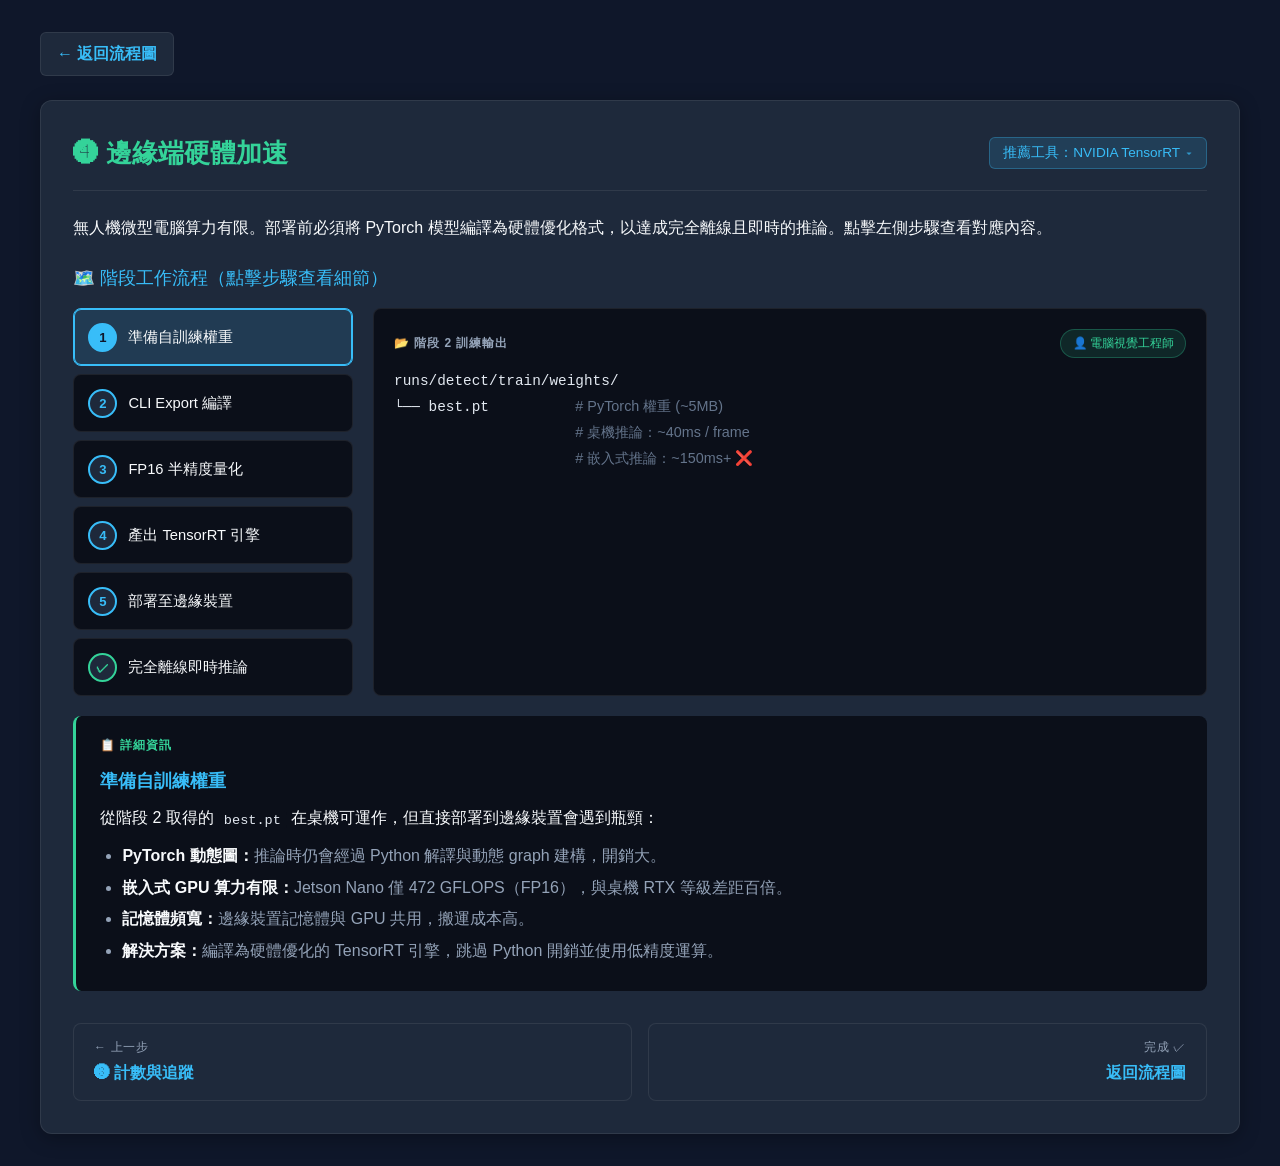
<file: introduction/discriminative/stage4.html>
<!DOCTYPE html>
<html lang="zh-TW">

<head>
  <meta charset="UTF-8">
  <meta name="viewport" content="width=device-width, initial-scale=1.0">
  <title>階段 4：邊緣端硬體加速 — 無人機 AI 豬隻辨識系統</title>
  <link rel="stylesheet" href="../styles.css">
</head>

<body>
  <div class="container">
    <a href="discriminative.html" class="back-link">← 返回流程圖</a>

    <div class="detail-panel">
      <div class="panel-header">
        <h2>❹ 邊緣端硬體加速
          <button type="button" class="tool-badge-btn" onclick="document.getElementById('tools-dialog').showModal()">
            推薦工具：NVIDIA TensorRT
          </button>
        </h2>
      </div>

      <dialog id="tools-dialog" class="tools-dialog">
        <div class="dialog-header">
          <h3>🔧 階段 4：邊緣加速與部署相關工具</h3>
          <button type="button" class="dialog-close" onclick="this.closest('dialog').close()" aria-label="關閉">×</button>
        </div>
        <div class="dialog-body">
          <p>本階段使用的模型編譯器、邊緣硬體平台與部署工具。</p>
          <table class="tools-table">
            <thead>
              <tr>
                <th>工具</th>
                <th>用途與特色</th>
                <th>連結</th>
              </tr>
            </thead>
            <tbody>
              <tr>
                <td class="tool-name">NVIDIA TensorRT</td>
                <td class="tool-desc">NVIDIA GPU 專屬的高效能推論編譯器，支援 FP16/INT8 量化與 layer fusion。</td>
                <td class="tool-link"><a href="https://developer.nvidia.com/tensorrt" target="_blank" rel="noopener">前往 →</a></td>
              </tr>
              <tr>
                <td class="tool-name">NVIDIA Jetson</td>
                <td class="tool-desc">嵌入式 AI 運算平台 (Orin Nano / Xavier NX 等)，原生支援 CUDA + TensorRT。</td>
                <td class="tool-link"><a href="https://www.nvidia.com/en-us/autonomous-machines/embedded-systems/" target="_blank" rel="noopener">前往 →</a></td>
              </tr>
              <tr>
                <td class="tool-name">Ultralytics Export</td>
                <td class="tool-desc">官方一行式匯出指令，支援 engine / onnx / coreml / tflite 等多種格式。</td>
                <td class="tool-link"><a href="https://docs.ultralytics.com/modes/export/" target="_blank" rel="noopener">前往 →</a></td>
              </tr>
              <tr>
                <td class="tool-name">ONNX</td>
                <td class="tool-desc">開放神經網路交換格式，跨框架部署的中間表示，可作為轉 TensorRT 前的中介。</td>
                <td class="tool-link"><a href="https://onnx.ai/" target="_blank" rel="noopener">前往 →</a></td>
              </tr>
              <tr>
                <td class="tool-name">Intel OpenVINO</td>
                <td class="tool-desc">若邊緣裝置採用 Intel CPU / iGPU / VPU，可改用 OpenVINO 進行硬體加速。</td>
                <td class="tool-link"><a href="https://docs.openvino.ai/" target="_blank" rel="noopener">前往 →</a></td>
              </tr>
              <tr>
                <td class="tool-name">Google Coral / TFLite</td>
                <td class="tool-desc">輕量級 TPU 加速器與 TensorFlow Lite，適合超低功耗邊緣場景。</td>
                <td class="tool-link"><a href="https://coral.ai/" target="_blank" rel="noopener">前往 →</a></td>
              </tr>
              <tr>
                <td class="tool-name">systemd</td>
                <td class="tool-desc">Linux 系統服務管理員，用於設定推論程式於開機自啟動並持續執行。</td>
                <td class="tool-link"><a href="https://systemd.io/" target="_blank" rel="noopener">前往 →</a></td>
              </tr>
            </tbody>
          </table>
        </div>
      </dialog>
      <p>無人機微型電腦算力有限。部署前必須將 PyTorch 模型編譯為硬體優化格式，以達成完全離線且即時的推論。點擊左側步驟查看對應內容。</p>

      <div class="section-title">🗺️ 階段工作流程（點擊步驟查看細節）</div>

      <div class="interactive-flow">
        <div class="step-buttons">
          <button class="step-btn active" data-step="1">
            <span class="step-num">1</span><span class="step-text">準備自訓練權重</span>
          </button>
          <button class="step-btn" data-step="2">
            <span class="step-num">2</span><span class="step-text">CLI Export 編譯</span>
          </button>
          <button class="step-btn" data-step="3">
            <span class="step-num">3</span><span class="step-text">FP16 半精度量化</span>
          </button>
          <button class="step-btn" data-step="4">
            <span class="step-num">4</span><span class="step-text">產出 TensorRT 引擎</span>
          </button>
          <button class="step-btn" data-step="5">
            <span class="step-num">5</span><span class="step-text">部署至邊緣裝置</span>
          </button>
          <button class="step-btn final" data-step="6">
            <span class="step-num">✓</span><span class="step-text">完全離線即時推論</span>
          </button>
        </div>

        <div class="step-preview">
          <div class="preview-content active" data-step="1">
            <div class="preview-label"><span>📂 階段 2 訓練輸出</span><span class="preview-job">👤 電腦視覺工程師</span></div>
            <pre><code>runs/detect/train/weights/
└── best.pt          <span class="comment"># PyTorch 權重 (~5MB)</span>
                     <span class="comment"># 桌機推論：~40ms / frame</span>
                     <span class="comment"># 嵌入式推論：~150ms+ ❌</span></code></pre>
          </div>

          <div class="preview-content" data-step="2">
            <div class="preview-label"><span>💻 終端機指令</span><span class="preview-job">👤 邊緣 AI 工程師</span></div>
            <pre><code style="color: #50fa7b;">yolo export \
  model=best.pt \
  format=engine \
  device=0 \
  imgsz=640 \
  half=True</code></pre>
          </div>

          <div class="preview-content" data-step="3">
            <div class="preview-label"><span>⚡ FP16 量化比較</span><span class="preview-job">👤 邊緣 AI 工程師</span></div>
            <div class="visual-block">
              <div class="visual-icon">⚡</div>
              <div class="visual-title">推論時間砍半，精度幾乎不變</div>
              <div class="visual-sub">
                FP32 (32-bit) 切換為 FP16 (16-bit) 後，運算量約減半，記憶體頻寬需求亦下降，且現代 GPU 對 FP16 有硬體加速。
              </div>
              <div class="visual-chips">
                <span class="visual-chip">FP32: ~40ms</span>
                <span class="visual-chip">FP16: ~20ms</span>
                <span class="visual-chip">mAP −0.3% only</span>
              </div>
            </div>
          </div>

          <div class="preview-content" data-step="4">
            <div class="preview-label"><span>📂 編譯產出</span><span class="preview-job">👤 邊緣 AI 工程師</span></div>
            <pre><code>runs/detect/train/weights/
├── best.pt          <span class="comment"># 原生 PyTorch 權重</span>
│                    <span class="comment"># 桌機 ~40ms / frame</span>
└── best.engine      <span class="comment"># TensorRT 引擎 ⭐</span>
                     <span class="comment"># Jetson Nano ~8ms / frame</span></code></pre>
          </div>

          <div class="preview-content" data-step="5">
            <div class="preview-label"><span>🚁 邊緣部署</span><span class="preview-job">👤 MLOps 工程師</span></div>
            <div class="visual-block">
              <div class="visual-icon">🛰️</div>
              <div class="visual-title">複製 engine 至無人機晶片</div>
              <div class="visual-sub">
                透過 scp / U 盤將 <code>best.engine</code> 傳至 Jetson 等邊緣裝置，並設定 systemd 服務於開機自啟動。
              </div>
              <div class="visual-chips">
                <span class="visual-chip">Jetson Orin Nano</span>
                <span class="visual-chip">Raspberry Pi + Coral</span>
                <span class="visual-chip">systemd auto-start</span>
              </div>
            </div>
          </div>

          <div class="preview-content" data-step="6">
            <div class="preview-label"><span>✅ 上線運行</span><span class="preview-job">👤 邊緣 AI 工程師</span></div>
            <div class="visual-block">
              <div class="visual-icon">🎯</div>
              <div class="visual-title">完全離線即時推論</div>
              <div class="visual-sub">
                無須連網，可於現場直接完成豬隻偵測與計數，整體延遲 &lt; 30ms，足夠 30fps 流暢即時。
              </div>
              <div class="visual-chips">
                <span class="visual-chip">~8ms / frame</span>
                <span class="visual-chip">100% offline</span>
                <span class="visual-chip">30+ FPS</span>
              </div>
            </div>
          </div>
        </div>
      </div>

      <div class="step-details">
        <div class="details-label">📋 詳細資訊</div>

        <div class="detail-content active" data-step="1">
          <h4>準備自訓練權重</h4>
          <p>從階段 2 取得的 <code>best.pt</code> 在桌機可運作，但直接部署到邊緣裝置會遇到瓶頸：</p>
          <ul>
            <li><strong>PyTorch 動態圖：</strong>推論時仍會經過 Python 解譯與動態 graph 建構，開銷大。</li>
            <li><strong>嵌入式 GPU 算力有限：</strong>Jetson Nano 僅 472 GFLOPS（FP16），與桌機 RTX 等級差距百倍。</li>
            <li><strong>記憶體頻寬：</strong>邊緣裝置記憶體與 GPU 共用，搬運成本高。</li>
            <li><strong>解決方案：</strong>編譯為硬體優化的 TensorRT 引擎，跳過 Python 開銷並使用低精度運算。</li>
          </ul>
        </div>

        <div class="detail-content" data-step="2">
          <h4>CLI Export 編譯</h4>
          <p>Ultralytics 提供一行式指令完成模型轉換，主要參數：</p>
          <ul>
            <li><strong>model：</strong>來源 PyTorch 權重，可為相對或絕對路徑。</li>
            <li><strong>format=engine：</strong>輸出 TensorRT；其他選項：<code>onnx</code>、<code>openvino</code>、<code>coreml</code>、<code>tflite</code>。</li>
            <li><strong>device=0：</strong>編譯時使用的 GPU，建議在<strong>目標部署裝置</strong>上執行 export，因 TensorRT engine 與 GPU 架構綁定。</li>
            <li><strong>imgsz=640：</strong>輸入尺寸；engine 編譯後為固定尺寸，部署時須一致。</li>
            <li><strong>half=True：</strong>啟用 FP16 量化（詳見步驟 3）。</li>
          </ul>
        </div>

        <div class="detail-content" data-step="3">
          <h4>FP16 半精度量化</h4>
          <p>降低數值精度以換取效能，是邊緣部署的核心技巧：</p>
          <ul>
            <li><strong>FP32 → FP16：</strong>每個浮點數從 32 bit 縮減為 16 bit，記憶體佔用直接減半。</li>
            <li><strong>硬體加速：</strong>NVIDIA Tensor Cores 對 FP16 有專屬加速通道，吞吐量約 2x。</li>
            <li><strong>精度損失極小：</strong>對於物件偵測這類任務，mAP 通常僅下降 0.1~0.5%，肉眼無感。</li>
            <li><strong>進階：INT8 量化：</strong>可再壓榨至 8 bit，但需提供 calibration dataset，且精度損失較顯著（適合更嚴苛場景）。</li>
          </ul>
        </div>

        <div class="detail-content" data-step="4">
          <h4>產出 TensorRT 引擎</h4>
          <p><code>best.engine</code> 是針對特定 GPU 架構編譯的二進位檔：</p>
          <ul>
            <li><strong>kernel auto-tuning：</strong>編譯期間 TensorRT 會實際 benchmark 多種 kernel 實作，選最快版本。</li>
            <li><strong>layer fusion：</strong>合併連續層（如 Conv + BN + ReLU）為單一運算，減少 memory round-trip。</li>
            <li><strong>不可跨架構：</strong>在 Jetson Orin 編譯的 engine 無法直接在 Jetson Nano 跑，需在每個目標裝置重新 export。</li>
            <li><strong>使用方式：</strong>仍透過 <code>YOLO('best.engine')</code> 載入，介面與 .pt 完全相同，無需修改推論程式碼。</li>
          </ul>
        </div>

        <div class="detail-content" data-step="5">
          <h4>部署至邊緣裝置</h4>
          <p>常見的邊緣硬體與部署方式：</p>
          <ul>
            <li><strong>NVIDIA Jetson 系列：</strong>Orin Nano / Xavier NX 是工業界主流，原生支援 TensorRT。</li>
            <li><strong>檔案傳輸：</strong>使用 <code>scp best.engine drone@192.168.x.x:~/</code>，或燒錄到 U 盤手動複製。</li>
            <li><strong>自動啟動：</strong>撰寫 systemd unit 將推論腳本註冊為服務，開機後自動啟動並監聽攝影機。</li>
            <li><strong>監控與日誌：</strong>透過 <code>journalctl</code> 或本地檔案保留執行紀錄，協助現場除錯。</li>
            <li><strong>韌體更新：</strong>建議建立 OTA 機制，便於日後推送新版 engine。</li>
          </ul>
        </div>

        <div class="detail-content" data-step="6">
          <h4>完全離線即時推論</h4>
          <p>整套系統上線後的特性與優勢：</p>
          <ul>
            <li><strong>零網路依賴：</strong>所有運算在無人機晶片完成，山區、地下、偏遠豬舍皆可運作。</li>
            <li><strong>低延遲：</strong>單幀推論 ~8ms，加上影像 I/O 仍可維持 30fps 即時體驗。</li>
            <li><strong>資料隱私：</strong>原始影像不離開裝置，符合農場資料保密需求。</li>
            <li><strong>持續優化空間：</strong>蒐集現場誤判樣本回到 Stage 1 增量標註，形成資料閉環。</li>
            <li><strong>專案完成 🎉：</strong>從採集到部署的完整 pipeline 至此交付，可開始實際營運。</li>
          </ul>
        </div>
      </div>

      <nav class="detail-nav">
        <a href="stage3.html" class="prev">
          <span class="nav-label">← 上一步</span>
          <span class="nav-title">❸ 計數與追蹤</span>
        </a>
        <a href="discriminative.html" class="next">
          <span class="nav-label">完成 ✓</span>
          <span class="nav-title">返回流程圖</span>
        </a>
      </nav>
    </div>
  </div>

  <script>
    document.querySelectorAll('.step-btn').forEach(btn => {
      btn.addEventListener('click', () => {
        const step = btn.dataset.step;
        document.querySelectorAll('.step-btn').forEach(b => b.classList.toggle('active', b.dataset.step === step));
        document.querySelectorAll('.preview-content').forEach(p => p.classList.toggle('active', p.dataset.step === step));
        document.querySelectorAll('.detail-content').forEach(d => d.classList.toggle('active', d.dataset.step === step));
      });
    });

    // Click backdrop to close dialog
    document.querySelectorAll('dialog').forEach(dialog => {
      dialog.addEventListener('click', (e) => {
        if (e.target === dialog) dialog.close();
      });
    });
  </script>
</body>

</html>
</file>
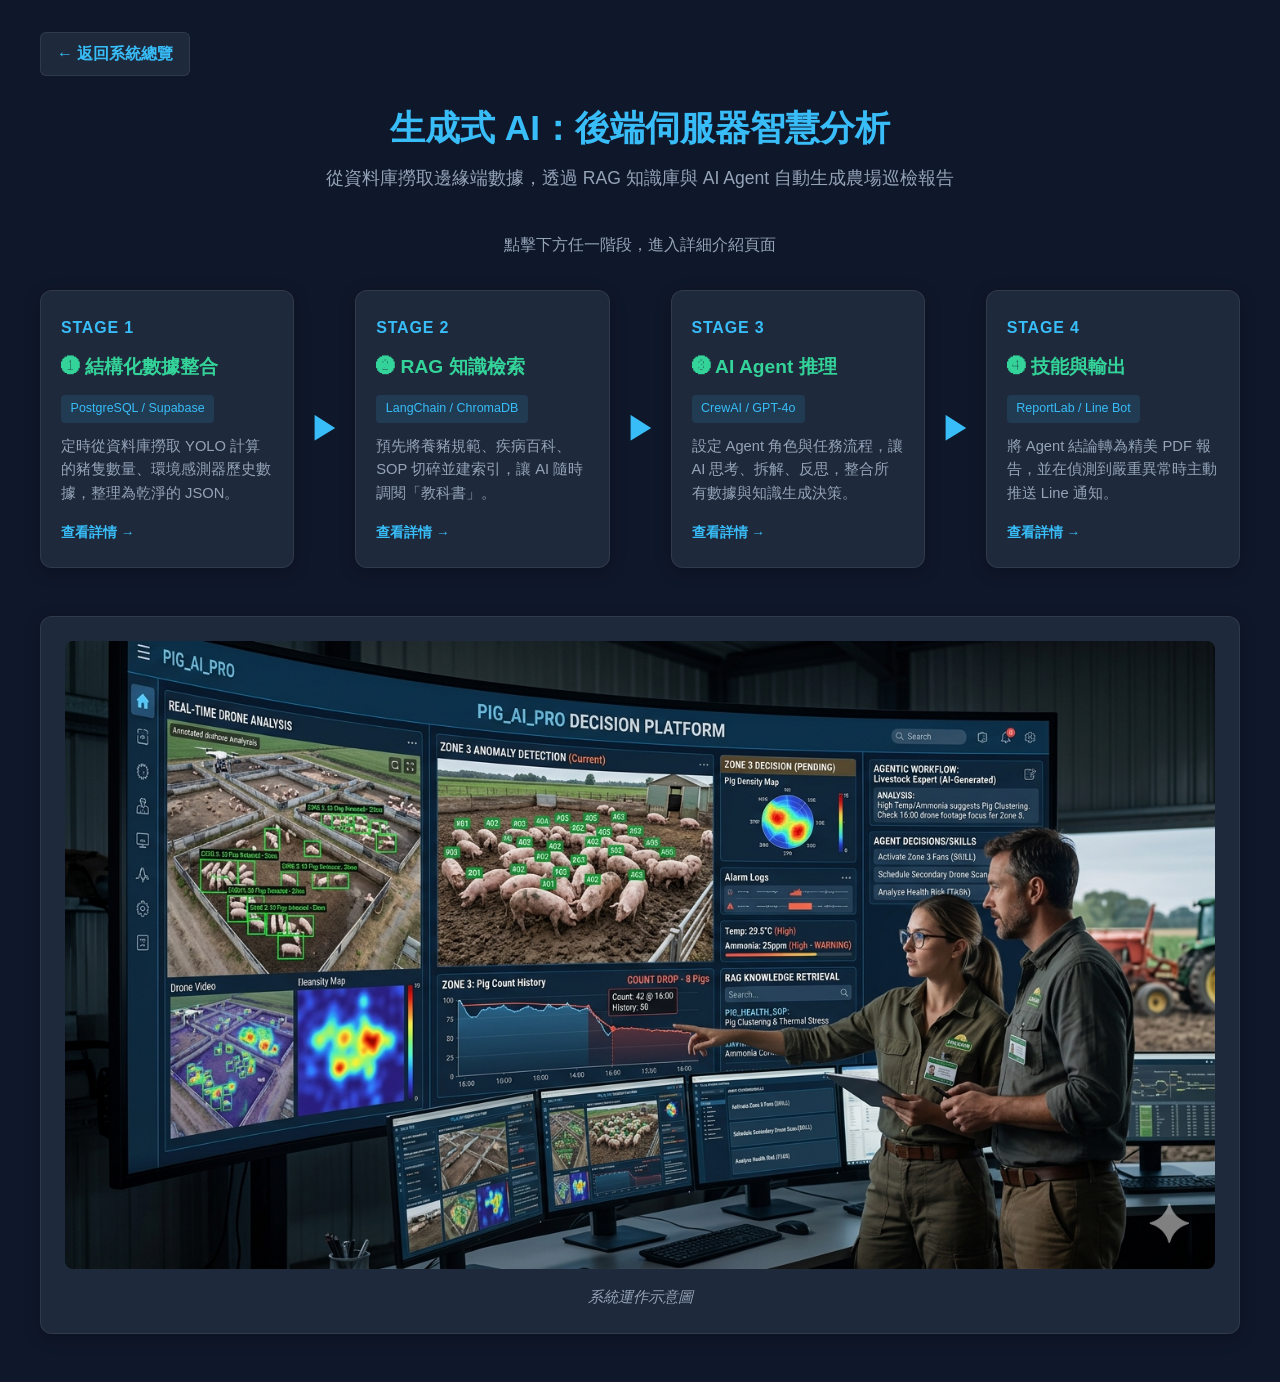
<file: introduction/generative/generative.html>
<!DOCTYPE html>
<html lang="zh-TW">

<head>
  <meta charset="UTF-8">
  <meta name="viewport" content="width=device-width, initial-scale=1.0">
  <title>生成式 AI 後端：自動化巡檢與報告生成流程</title>
  <link rel="stylesheet" href="../styles.css">
</head>

<body>
  <div class="container">
    <a href="../index.html" class="back-link">← 返回系統總覽</a>

    <header>
      <h1>生成式 AI：後端伺服器智慧分析</h1>
      <p>從資料庫撈取邊緣端數據，透過 RAG 知識庫與 AI Agent 自動生成農場巡檢報告</p>
    </header>

    <section>
      <p style="text-align: center; color: var(--text-muted); margin-bottom: 0.5rem;">
        點擊下方任一階段，進入詳細介紹頁面
      </p>

      <div class="flowchart">
        <a href="stage1.html" class="flow-node">
          <div class="flow-node-number">STAGE 1</div>
          <div class="flow-node-title">❶ 結構化數據整合</div>
          <span class="flow-node-badge">PostgreSQL / Supabase</span>
          <div class="flow-node-desc">
            定時從資料庫撈取 YOLO 計算的豬隻數量、環境感測器歷史數據，整理為乾淨的 JSON。
          </div>
          <div class="flow-node-cta">查看詳情 →</div>
        </a>

        <div class="flow-arrow">▶</div>

        <a href="stage2.html" class="flow-node">
          <div class="flow-node-number">STAGE 2</div>
          <div class="flow-node-title">❷ RAG 知識檢索</div>
          <span class="flow-node-badge">LangChain / ChromaDB</span>
          <div class="flow-node-desc">
            預先將養豬規範、疾病百科、SOP 切碎並建索引，讓 AI 隨時調閱「教科書」。
          </div>
          <div class="flow-node-cta">查看詳情 →</div>
        </a>

        <div class="flow-arrow">▶</div>

        <a href="stage3.html" class="flow-node">
          <div class="flow-node-number">STAGE 3</div>
          <div class="flow-node-title">❸ AI Agent 推理</div>
          <span class="flow-node-badge">CrewAI / GPT-4o</span>
          <div class="flow-node-desc">
            設定 Agent 角色與任務流程，讓 AI 思考、拆解、反思，整合所有數據與知識生成決策。
          </div>
          <div class="flow-node-cta">查看詳情 →</div>
        </a>

        <div class="flow-arrow">▶</div>

        <a href="stage4.html" class="flow-node">
          <div class="flow-node-number">STAGE 4</div>
          <div class="flow-node-title">❹ 技能與輸出</div>
          <span class="flow-node-badge">ReportLab / Line Bot</span>
          <div class="flow-node-desc">
            將 Agent 結論轉為精美 PDF 報告，並在偵測到嚴重異常時主動推送 Line 通知。
          </div>
          <div class="flow-node-cta">查看詳情 →</div>
        </a>
      </div>

      <figure class="flow-diagram">
        <img src="../img/generative.png" alt="生成式 AI 後端伺服器 — 系統示意圖">
        <figcaption>系統運作示意圖</figcaption>
      </figure>
    </section>
  </div>
</body>

</html>
</file>
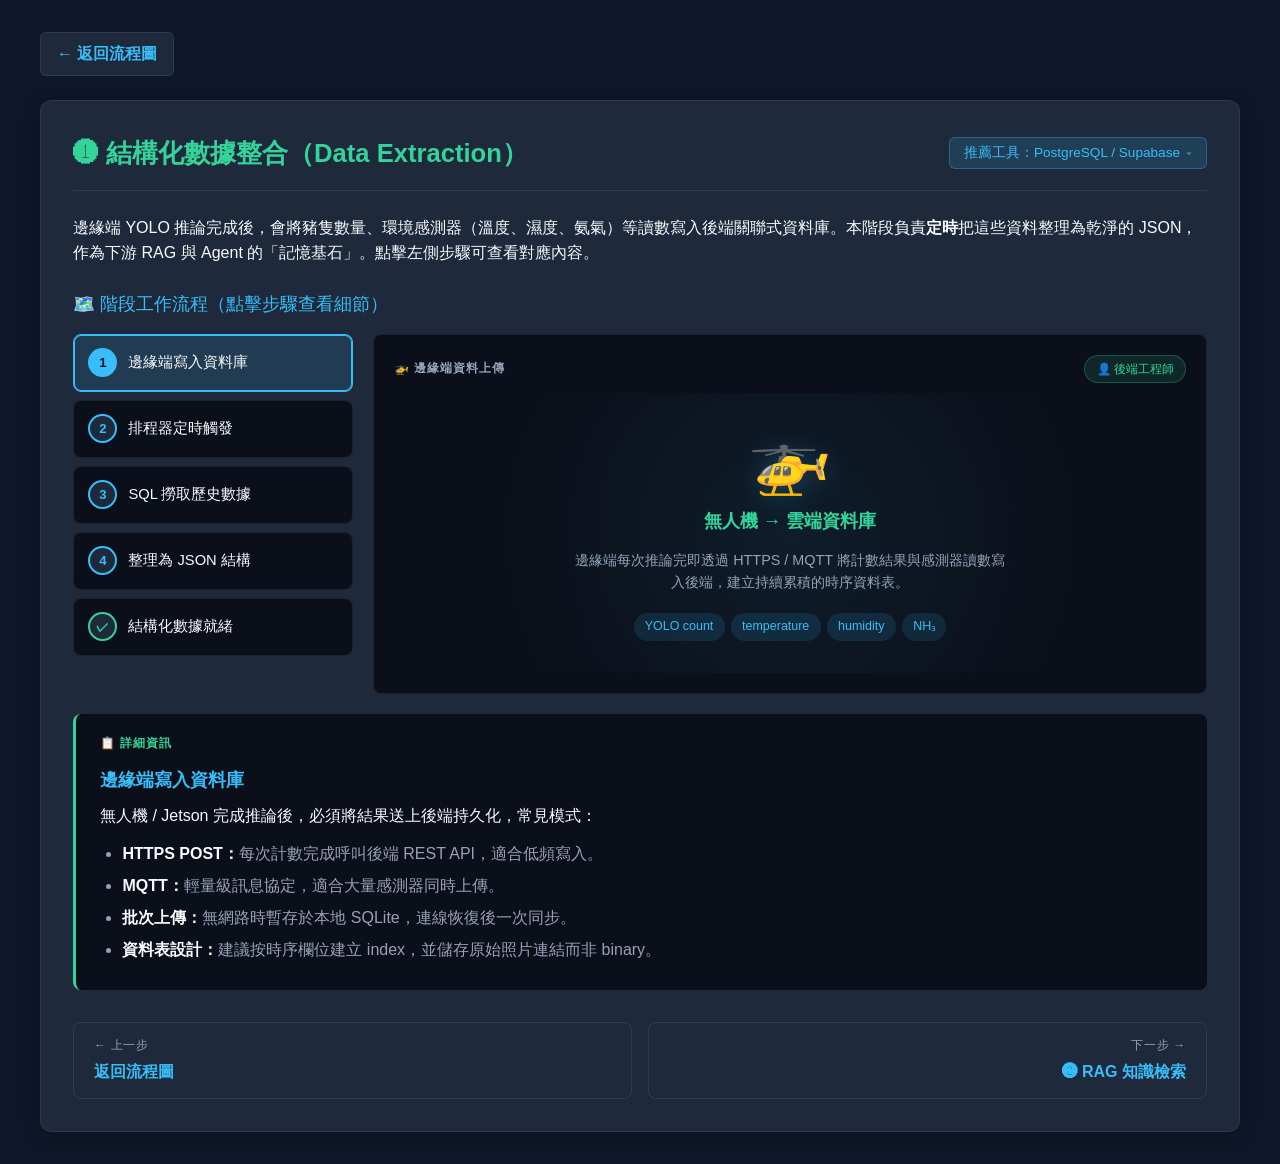
<file: introduction/generative/stage1.html>
<!DOCTYPE html>
<html lang="zh-TW">

<head>
  <meta charset="UTF-8">
  <meta name="viewport" content="width=device-width, initial-scale=1.0">
  <title>階段 1：結構化數據整合 — 生成式 AI 後端</title>
  <link rel="stylesheet" href="../styles.css">
</head>

<body>
  <div class="container">
    <a href="generative.html" class="back-link">← 返回流程圖</a>

    <div class="detail-panel">
      <div class="panel-header">
        <h2>❶ 結構化數據整合（Data Extraction）
          <button type="button" class="tool-badge-btn" onclick="document.getElementById('tools-dialog').showModal()">
            推薦工具：PostgreSQL / Supabase
          </button>
        </h2>
      </div>

      <dialog id="tools-dialog" class="tools-dialog">
        <div class="dialog-header">
          <h3>🔧 階段 1：結構化資料相關工具</h3>
          <button type="button" class="dialog-close" onclick="this.closest('dialog').close()" aria-label="關閉">×</button>
        </div>
        <div class="dialog-body">
          <p>本階段使用的關聯式資料庫、時序資料庫與 BaaS 平台。</p>
          <table class="tools-table">
            <thead>
              <tr>
                <th>工具</th>
                <th>用途與特色</th>
                <th>連結</th>
              </tr>
            </thead>
            <tbody>
              <tr>
                <td class="tool-name">PostgreSQL</td>
                <td class="tool-desc">業界主流的開源關聯式資料庫，支援 JSON、GIS 與向量擴充 (pgvector)。</td>
                <td class="tool-link"><a href="https://www.postgresql.org/" target="_blank" rel="noopener">前往 →</a></td>
              </tr>
              <tr>
                <td class="tool-name">MySQL</td>
                <td class="tool-desc">輕量普及的關聯式資料庫，部署簡單、生態系成熟。</td>
                <td class="tool-link"><a href="https://www.mysql.com/" target="_blank" rel="noopener">前往 →</a></td>
              </tr>
              <tr>
                <td class="tool-name">Supabase</td>
                <td class="tool-desc">基於 PostgreSQL 的 BaaS 平台，內建 Auth、REST、Realtime、Storage 一站式。</td>
                <td class="tool-link"><a href="https://supabase.com/" target="_blank" rel="noopener">前往 →</a></td>
              </tr>
              <tr>
                <td class="tool-name">TimescaleDB</td>
                <td class="tool-desc">PostgreSQL 的時序資料擴充，適合儲存大量感測器歷史數據。</td>
                <td class="tool-link"><a href="https://www.timescale.com/" target="_blank" rel="noopener">前往 →</a></td>
              </tr>
              <tr>
                <td class="tool-name">SQLAlchemy</td>
                <td class="tool-desc">Python 的 ORM 與 SQL 工具包，方便 Agent 後端撰寫資料庫查詢。</td>
                <td class="tool-link"><a href="https://www.sqlalchemy.org/" target="_blank" rel="noopener">前往 →</a></td>
              </tr>
              <tr>
                <td class="tool-name">Apache Airflow</td>
                <td class="tool-desc">資料管線排程工具，定時觸發 ETL 流程將原始資料整理成 JSON。</td>
                <td class="tool-link"><a href="https://airflow.apache.org/" target="_blank" rel="noopener">前往 →</a></td>
              </tr>
            </tbody>
          </table>
        </div>
      </dialog>

      <p>邊緣端 YOLO 推論完成後，會將豬隻數量、環境感測器（溫度、濕度、氨氣）等讀數寫入後端關聯式資料庫。本階段負責<strong>定時</strong>把這些資料整理為乾淨的 JSON，作為下游 RAG 與 Agent 的「記憶基石」。點擊左側步驟可查看對應內容。</p>

      <div class="section-title">🗺️ 階段工作流程（點擊步驟查看細節）</div>

      <div class="interactive-flow">
        <div class="step-buttons">
          <button class="step-btn active" data-step="1">
            <span class="step-num">1</span><span class="step-text">邊緣端寫入資料庫</span>
          </button>
          <button class="step-btn" data-step="2">
            <span class="step-num">2</span><span class="step-text">排程器定時觸發</span>
          </button>
          <button class="step-btn" data-step="3">
            <span class="step-num">3</span><span class="step-text">SQL 撈取歷史數據</span>
          </button>
          <button class="step-btn" data-step="4">
            <span class="step-num">4</span><span class="step-text">整理為 JSON 結構</span>
          </button>
          <button class="step-btn final" data-step="5">
            <span class="step-num">✓</span><span class="step-text">結構化數據就緒</span>
          </button>
        </div>

        <div class="step-preview">
          <div class="preview-content active" data-step="1">
            <div class="preview-label"><span>🚁 邊緣端資料上傳</span><span class="preview-job">👤 後端工程師</span></div>
            <div class="visual-block">
              <div class="visual-icon">🚁</div>
              <div class="visual-title">無人機 → 雲端資料庫</div>
              <div class="visual-sub">
                邊緣端每次推論完即透過 HTTPS / MQTT 將計數結果與感測器讀數寫入後端，建立持續累積的時序資料表。
              </div>
              <div class="visual-chips">
                <span class="visual-chip">YOLO count</span>
                <span class="visual-chip">temperature</span>
                <span class="visual-chip">humidity</span>
                <span class="visual-chip">NH₃</span>
              </div>
            </div>
          </div>

          <div class="preview-content" data-step="2">
            <div class="preview-label"><span>⏰ 排程觸發（每小時 / 每日）</span><span class="preview-job">👤 資料工程師</span></div>
            <pre><code><span class="keyword">from</span> apscheduler.schedulers.blocking <span class="keyword">import</span> BlockingScheduler

scheduler = BlockingScheduler()

<span class="comment"># 每日 18:00 撈取當天數據生成報告</span>
<span class="keyword">@</span>scheduler.scheduled_job(<span class="string">'cron'</span>, hour=<span class="number">18</span>)
<span class="keyword">def</span> daily_report():
    data = fetch_farm_data(date=<span class="string">'today'</span>)
    trigger_agent(data)

scheduler.start()</code></pre>
          </div>

          <div class="preview-content" data-step="3">
            <div class="preview-label"><span>🐘 SQL 查詢</span><span class="preview-job">👤 資料工程師</span></div>
            <pre><code><span class="keyword">SELECT</span>
  zone_id,
  TO_CHAR(ts, <span class="string">'HH24:MI'</span>) <span class="keyword">AS</span> time,
  pig_count,
  temperature,
  humidity,
  ammonia_ppm
<span class="keyword">FROM</span> farm_readings
<span class="keyword">WHERE</span> ts &gt;= NOW() - INTERVAL <span class="string">'24 hours'</span>
  <span class="keyword">AND</span> farm_id = <span class="string">'TAICHUNG_PIG_03'</span>
<span class="keyword">ORDER BY</span> ts <span class="keyword">ASC</span>;</code></pre>
          </div>

          <div class="preview-content" data-step="4">
            <div class="preview-label"><span>📦 餵給 Agent 的 JSON</span><span class="preview-job">👤 資料工程師</span></div>
            <pre><code>{
  <span class="string">"report_date"</span>: <span class="string">"2026-05-20"</span>,
  <span class="string">"farm_id"</span>: <span class="string">"TAICHUNG_PIG_03"</span>,
  <span class="string">"camera_analytics"</span>: {
    <span class="string">"target_zone"</span>: <span class="string">"3號育成圈"</span>,
    <span class="string">"yolo_pig_count_history"</span>: [
      {<span class="string">"time"</span>: <span class="string">"08:00"</span>, <span class="string">"count"</span>: <span class="number">50</span>},
      {<span class="string">"time"</span>: <span class="string">"12:00"</span>, <span class="string">"count"</span>: <span class="number">50</span>},
      {<span class="string">"time"</span>: <span class="string">"16:00"</span>, <span class="string">"count"</span>: <span class="number">42</span>}
    ],
    <span class="string">"activity_level"</span>: <span class="string">"Low"</span>
  },
  <span class="string">"environmental_sensors"</span>: {
    <span class="string">"avg_temperature"</span>: <span class="string">"29.5°C"</span>,
    <span class="string">"humidity"</span>: <span class="string">"82%"</span>,
    <span class="string">"ammonia_level"</span>: <span class="string">"25 ppm"</span>
  }
}</code></pre>
          </div>

          <div class="preview-content" data-step="5">
            <div class="preview-label"><span>✅ 數據就緒</span><span class="preview-job">👤 資料工程師</span></div>
            <div class="visual-block">
              <div class="visual-icon">💾</div>
              <div class="visual-title">結構化數據 → 下游 Agent</div>
              <div class="visual-sub">
                已將原始時序資料整理為乾淨 JSON，可直接送入 RAG 檢索與 Agent 推理流程。
              </div>
              <div class="visual-chips">
                <span class="visual-chip">JSON ready</span>
                <span class="visual-chip">history 24h</span>
                <span class="visual-chip">multi-sensor</span>
              </div>
            </div>
          </div>
        </div>
      </div>

      <div class="step-details">
        <div class="details-label">📋 詳細資訊</div>

        <div class="detail-content active" data-step="1">
          <h4>邊緣端寫入資料庫</h4>
          <p>無人機 / Jetson 完成推論後，必須將結果送上後端持久化，常見模式：</p>
          <ul>
            <li><strong>HTTPS POST：</strong>每次計數完成呼叫後端 REST API，適合低頻寫入。</li>
            <li><strong>MQTT：</strong>輕量級訊息協定，適合大量感測器同時上傳。</li>
            <li><strong>批次上傳：</strong>無網路時暫存於本地 SQLite，連線恢復後一次同步。</li>
            <li><strong>資料表設計：</strong>建議按時序欄位建立 index，並儲存原始照片連結而非 binary。</li>
          </ul>
        </div>

        <div class="detail-content" data-step="2">
          <h4>排程器定時觸發</h4>
          <p>後端不會每秒呼叫 LLM（成本太高），而是定期彙整數據：</p>
          <ul>
            <li><strong>APScheduler：</strong>Python 內嵌排程，適合小型專案。</li>
            <li><strong>Cron：</strong>Linux 原生排程，搭配 Docker 部署最穩定。</li>
            <li><strong>Apache Airflow：</strong>企業級資料管線，支援 DAG、重試、依賴管理。</li>
            <li><strong>觸發時機：</strong>每小時短摘要、每日完整報告、異常即時觸發三層策略。</li>
          </ul>
        </div>

        <div class="detail-content" data-step="3">
          <h4>SQL 撈取歷史數據</h4>
          <p>查詢設計重點：</p>
          <ul>
            <li><strong>時間窗：</strong>依報告類型選擇（即時 1h、日報 24h、週報 7d）。</li>
            <li><strong>多表 JOIN：</strong>影像分析表 + 感測器表 + 圈舍配置表組合成完整視角。</li>
            <li><strong>聚合運算：</strong>使用 <code>AVG()</code>、<code>MAX()</code>、<code>PERCENTILE_CONT()</code> 計算統計指標。</li>
            <li><strong>效能：</strong>對時序欄位 <code>ts</code> 建立 B-tree 或 BRIN index，避免全表掃描。</li>
          </ul>
        </div>

        <div class="detail-content" data-step="4">
          <h4>整理為 JSON 結構</h4>
          <p>為什麼要轉成 JSON？因為 LLM 對結構化文字理解能力最佳：</p>
          <ul>
            <li><strong>欄位語意化：</strong>用人類可讀的 key 名稱（如 <code>yolo_pig_count_history</code>），LLM 即可推論意圖。</li>
            <li><strong>單位明示：</strong>溫度寫 <code>"29.5°C"</code> 而非裸數字，避免單位混淆。</li>
            <li><strong>巢狀結構：</strong>將相關欄位群組（camera_analytics / environmental_sensors）幫助 LLM 分類。</li>
            <li><strong>降噪：</strong>只放與報告相關的欄位，避免 prompt 過長浪費 token。</li>
          </ul>
        </div>

        <div class="detail-content" data-step="5">
          <h4>結構化數據就緒</h4>
          <p>本階段交付：</p>
          <ul>
            <li><strong>每次觸發產生一份 JSON：</strong>內容含時序歷史與多維感測器讀數。</li>
            <li><strong>Token 友善：</strong>單次 JSON 通常 &lt; 2k tokens，留出空間給 RAG 與 LLM 回應。</li>
            <li><strong>可重現：</strong>同一時間區段重跑會得到相同 JSON，便於除錯與測試。</li>
            <li><strong>進入下一階段：</strong>Agent 將同時拿到此 JSON 與 RAG 知識庫，開始推理。</li>
          </ul>
        </div>
      </div>

      <nav class="detail-nav">
        <a href="generative.html" class="prev">
          <span class="nav-label">← 上一步</span>
          <span class="nav-title">返回流程圖</span>
        </a>
        <a href="stage2.html" class="next">
          <span class="nav-label">下一步 →</span>
          <span class="nav-title">❷ RAG 知識檢索</span>
        </a>
      </nav>
    </div>
  </div>

  <script>
    document.querySelectorAll('.step-btn').forEach(btn => {
      btn.addEventListener('click', () => {
        const step = btn.dataset.step;
        document.querySelectorAll('.step-btn').forEach(b => b.classList.toggle('active', b.dataset.step === step));
        document.querySelectorAll('.preview-content').forEach(p => p.classList.toggle('active', p.dataset.step === step));
        document.querySelectorAll('.detail-content').forEach(d => d.classList.toggle('active', d.dataset.step === step));
      });
    });

    document.querySelectorAll('dialog').forEach(dialog => {
      dialog.addEventListener('click', (e) => {
        if (e.target === dialog) dialog.close();
      });
    });
  </script>
</body>

</html>
</file>
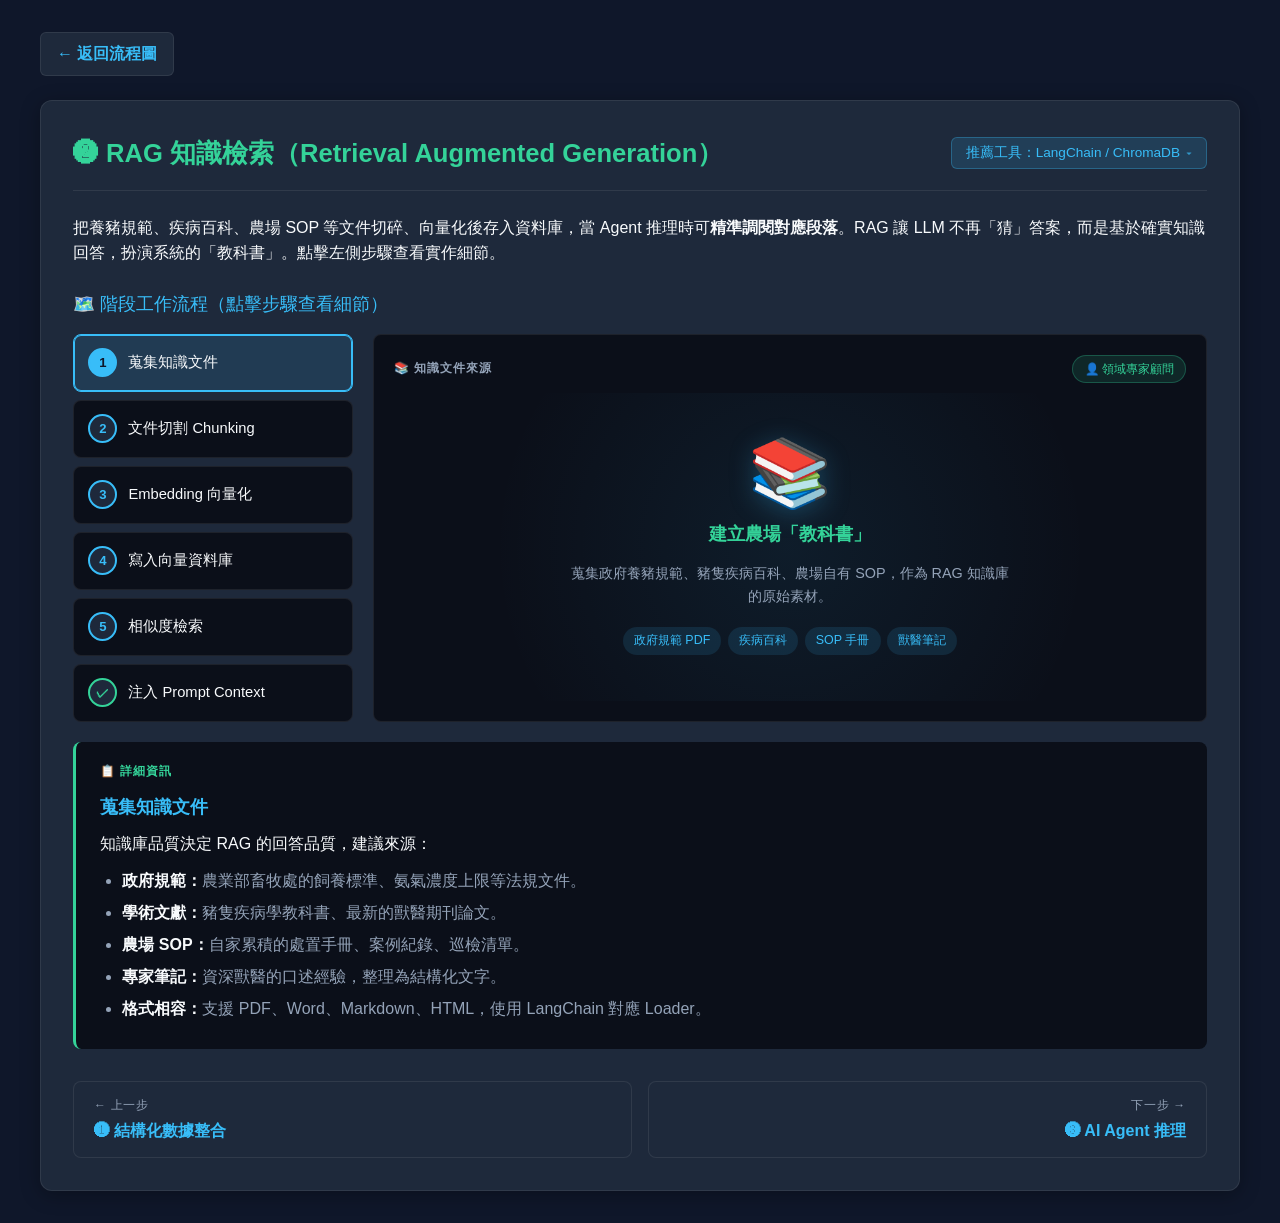
<file: introduction/generative/stage2.html>
<!DOCTYPE html>
<html lang="zh-TW">

<head>
  <meta charset="UTF-8">
  <meta name="viewport" content="width=device-width, initial-scale=1.0">
  <title>階段 2：RAG 知識檢索 — 生成式 AI 後端</title>
  <link rel="stylesheet" href="../styles.css">
</head>

<body>
  <div class="container">
    <a href="generative.html" class="back-link">← 返回流程圖</a>

    <div class="detail-panel">
      <div class="panel-header">
        <h2>❷ RAG 知識檢索（Retrieval Augmented Generation）
          <button type="button" class="tool-badge-btn" onclick="document.getElementById('tools-dialog').showModal()">
            推薦工具：LangChain / ChromaDB
          </button>
        </h2>
      </div>

      <dialog id="tools-dialog" class="tools-dialog">
        <div class="dialog-header">
          <h3>🔧 階段 2：RAG 相關工具</h3>
          <button type="button" class="dialog-close" onclick="this.closest('dialog').close()" aria-label="關閉">×</button>
        </div>
        <div class="dialog-body">
          <p>本階段使用的 RAG 框架、向量資料庫與嵌入模型。</p>
          <table class="tools-table">
            <thead>
              <tr>
                <th>工具</th>
                <th>用途與特色</th>
                <th>連結</th>
              </tr>
            </thead>
            <tbody>
              <tr>
                <td class="tool-name">LangChain</td>
                <td class="tool-desc">最廣泛使用的 LLM 應用框架，提供 loader、splitter、retriever 全套元件。</td>
                <td class="tool-link"><a href="https://www.langchain.com/" target="_blank" rel="noopener">前往 →</a></td>
              </tr>
              <tr>
                <td class="tool-name">LlamaIndex</td>
                <td class="tool-desc">專注於資料索引與檢索的 LLM 框架，提供更彈性的索引結構。</td>
                <td class="tool-link"><a href="https://www.llamaindex.ai/" target="_blank" rel="noopener">前往 →</a></td>
              </tr>
              <tr>
                <td class="tool-name">ChromaDB</td>
                <td class="tool-desc">輕量開源向量資料庫，可內嵌於 Python 應用，零配置即可上手。</td>
                <td class="tool-link"><a href="https://www.trychroma.com/" target="_blank" rel="noopener">前往 →</a></td>
              </tr>
              <tr>
                <td class="tool-name">pgvector</td>
                <td class="tool-desc">PostgreSQL 的向量擴充，可在原有資料庫直接做向量相似度查詢。</td>
                <td class="tool-link"><a href="https://github.com/pgvector/pgvector" target="_blank" rel="noopener">前往 →</a></td>
              </tr>
              <tr>
                <td class="tool-name">Pinecone</td>
                <td class="tool-desc">託管式向量資料庫，免運維、橫向擴展能力強，適合生產環境。</td>
                <td class="tool-link"><a href="https://www.pinecone.io/" target="_blank" rel="noopener">前往 →</a></td>
              </tr>
              <tr>
                <td class="tool-name">Weaviate</td>
                <td class="tool-desc">開源向量資料庫，原生支援混合檢索（語意 + 關鍵字）。</td>
                <td class="tool-link"><a href="https://weaviate.io/" target="_blank" rel="noopener">前往 →</a></td>
              </tr>
              <tr>
                <td class="tool-name">OpenAI Embeddings</td>
                <td class="tool-desc">高品質的商用嵌入模型 (text-embedding-3)，API 簡單呼叫即可。</td>
                <td class="tool-link"><a href="https://platform.openai.com/docs/guides/embeddings" target="_blank" rel="noopener">前往 →</a></td>
              </tr>
            </tbody>
          </table>
        </div>
      </dialog>

      <p>把養豬規範、疾病百科、農場 SOP 等文件切碎、向量化後存入資料庫，當 Agent 推理時可<strong>精準調閱對應段落</strong>。RAG 讓 LLM 不再「猜」答案，而是基於確實知識回答，扮演系統的「教科書」。點擊左側步驟查看實作細節。</p>

      <div class="section-title">🗺️ 階段工作流程（點擊步驟查看細節）</div>

      <div class="interactive-flow">
        <div class="step-buttons">
          <button class="step-btn active" data-step="1">
            <span class="step-num">1</span><span class="step-text">蒐集知識文件</span>
          </button>
          <button class="step-btn" data-step="2">
            <span class="step-num">2</span><span class="step-text">文件切割 Chunking</span>
          </button>
          <button class="step-btn" data-step="3">
            <span class="step-num">3</span><span class="step-text">Embedding 向量化</span>
          </button>
          <button class="step-btn" data-step="4">
            <span class="step-num">4</span><span class="step-text">寫入向量資料庫</span>
          </button>
          <button class="step-btn" data-step="5">
            <span class="step-num">5</span><span class="step-text">相似度檢索</span>
          </button>
          <button class="step-btn final" data-step="6">
            <span class="step-num">✓</span><span class="step-text">注入 Prompt Context</span>
          </button>
        </div>

        <div class="step-preview">
          <div class="preview-content active" data-step="1">
            <div class="preview-label"><span>📚 知識文件來源</span><span class="preview-job">👤 領域專家顧問</span></div>
            <div class="visual-block">
              <div class="visual-icon">📚</div>
              <div class="visual-title">建立農場「教科書」</div>
              <div class="visual-sub">
                蒐集政府養豬規範、豬隻疾病百科、農場自有 SOP，作為 RAG 知識庫的原始素材。
              </div>
              <div class="visual-chips">
                <span class="visual-chip">政府規範 PDF</span>
                <span class="visual-chip">疾病百科</span>
                <span class="visual-chip">SOP 手冊</span>
                <span class="visual-chip">獸醫筆記</span>
              </div>
            </div>
          </div>

          <div class="preview-content" data-step="2">
            <div class="preview-label"><span>🐍 LangChain 文件切割</span><span class="preview-job">👤 LLM 工程師</span></div>
            <pre><code><span class="keyword">from</span> langchain.document_loaders <span class="keyword">import</span> PyPDFLoader
<span class="keyword">from</span> langchain.text_splitter <span class="keyword">import</span> RecursiveCharacterTextSplitter

loader = PyPDFLoader(<span class="string">"pig_disease_handbook.pdf"</span>)
docs = loader.load()

splitter = RecursiveCharacterTextSplitter(
    chunk_size=<span class="number">500</span>,
    chunk_overlap=<span class="number">50</span>
)
chunks = splitter.split_documents(docs)</code></pre>
          </div>

          <div class="preview-content" data-step="3">
            <div class="preview-label"><span>🐍 文字 → 向量</span><span class="preview-job">👤 LLM 工程師</span></div>
            <pre><code><span class="keyword">from</span> langchain_openai <span class="keyword">import</span> OpenAIEmbeddings

embeddings = OpenAIEmbeddings(
    model=<span class="string">"text-embedding-3-small"</span>
)

<span class="comment"># 每個 chunk 被轉成 1536 維向量</span>
vector = embeddings.embed_query(
    <span class="string">"豬隻氨氣濃度超標的警示症狀"</span>
)
<span class="comment"># → [0.0123, -0.0456, 0.0789, ...]</span></code></pre>
          </div>

          <div class="preview-content" data-step="4">
            <div class="preview-label"><span>🐍 寫入 ChromaDB</span><span class="preview-job">👤 資料工程師</span></div>
            <pre><code><span class="keyword">from</span> langchain_community.vectorstores <span class="keyword">import</span> Chroma

vectorstore = Chroma.from_documents(
    documents=chunks,
    embedding=embeddings,
    persist_directory=<span class="string">"./farm_kb"</span>
)

vectorstore.persist()
<span class="comment"># 知識庫已建立，可長期重複使用</span></code></pre>
          </div>

          <div class="preview-content" data-step="5">
            <div class="preview-label"><span>🐍 相似度查詢</span><span class="preview-job">👤 LLM 工程師</span></div>
            <pre><code>query = <span class="string">"3 號圈氨氣 25ppm 且豬隻數量異常下降可能原因"</span>

results = vectorstore.similarity_search(
    query,
    k=<span class="number">3</span>  <span class="comment"># 取前 3 個最相關段落</span>
)

<span class="keyword">for</span> doc <span class="keyword">in</span> results:
    print(doc.page_content)
    <span class="comment"># → 「氨氣 &gt; 20ppm 將刺激呼吸道...」</span>
    <span class="comment"># → 「夏季高溫常見群聚疊臥...」</span></code></pre>
          </div>

          <div class="preview-content" data-step="6">
            <div class="preview-label"><span>✅ 增強後的 Prompt</span><span class="preview-job">👤 LLM 工程師</span></div>
            <pre><code><span class="comment"># 拼接知識 + 資料給 LLM</span>
prompt = f<span class="string">"""你是資深畜牧專家。

【背景知識】
{retrieved_chunks}

【今日農場數據】
{farm_data_json}

請根據以上資訊撰寫巡檢報告。
"""</span></code></pre>
          </div>
        </div>
      </div>

      <div class="step-details">
        <div class="details-label">📋 詳細資訊</div>

        <div class="detail-content active" data-step="1">
          <h4>蒐集知識文件</h4>
          <p>知識庫品質決定 RAG 的回答品質，建議來源：</p>
          <ul>
            <li><strong>政府規範：</strong>農業部畜牧處的飼養標準、氨氣濃度上限等法規文件。</li>
            <li><strong>學術文獻：</strong>豬隻疾病學教科書、最新的獸醫期刊論文。</li>
            <li><strong>農場 SOP：</strong>自家累積的處置手冊、案例紀錄、巡檢清單。</li>
            <li><strong>專家筆記：</strong>資深獸醫的口述經驗，整理為結構化文字。</li>
            <li><strong>格式相容：</strong>支援 PDF、Word、Markdown、HTML，使用 LangChain 對應 Loader。</li>
          </ul>
        </div>

        <div class="detail-content" data-step="2">
          <h4>文件切割 Chunking</h4>
          <p>LLM 一次只能處理有限 token，文件切得越好，檢索越準：</p>
          <ul>
            <li><strong>chunk_size：</strong>每塊 300~800 字最常用；段落式知識可大一點。</li>
            <li><strong>chunk_overlap：</strong>相鄰塊重疊 10~15%，避免關鍵句被切斷。</li>
            <li><strong>RecursiveCharacterTextSplitter：</strong>依段落→句→字逐層分割，保留語意。</li>
            <li><strong>Markdown / HTML splitter：</strong>對結構化文件有專屬切割器，更聰明。</li>
          </ul>
        </div>

        <div class="detail-content" data-step="3">
          <h4>Embedding 向量化</h4>
          <p>把文字轉為高維向量，讓「語意相近」可被距離計算捕捉：</p>
          <ul>
            <li><strong>text-embedding-3-small：</strong>OpenAI 主力模型，1536 維，CP 值最高。</li>
            <li><strong>BGE / GTE：</strong>開源優質模型，可在本地運行降低成本。</li>
            <li><strong>多語言：</strong>需處理中文時選用支援中文的模型（如 BGE-M3）。</li>
            <li><strong>批次處理：</strong>多筆一起送 API 比逐筆呼叫便宜且快。</li>
          </ul>
        </div>

        <div class="detail-content" data-step="4">
          <h4>寫入向量資料庫</h4>
          <p>選型依規模而定：</p>
          <ul>
            <li><strong>ChromaDB：</strong>百萬筆以下、單機部署，最低門檻。</li>
            <li><strong>pgvector：</strong>已有 PostgreSQL 就直接擴充，省一套基礎設施。</li>
            <li><strong>Pinecone / Weaviate：</strong>千萬筆以上或需高可用，選託管雲服務。</li>
            <li><strong>metadata 過濾：</strong>同時存入分類標籤（疾病、規範、SOP），查詢時可加條件。</li>
          </ul>
        </div>

        <div class="detail-content" data-step="5">
          <h4>相似度檢索</h4>
          <p>查詢階段的關鍵技巧：</p>
          <ul>
            <li><strong>top-k：</strong>通常取 3~5 塊，太多會稀釋訊號、增加 token 消耗。</li>
            <li><strong>MMR (Max Marginal Relevance)：</strong>避免取到過度相似的重複內容。</li>
            <li><strong>Hybrid search：</strong>結合 BM25 關鍵字 + 向量檢索，補強純語意的盲點。</li>
            <li><strong>Re-ranking：</strong>用更小的 cross-encoder 模型對 top-20 重新排序，提升精度。</li>
          </ul>
        </div>

        <div class="detail-content" data-step="6">
          <h4>注入 Prompt Context</h4>
          <p>最終把檢索結果拼進 Agent prompt：</p>
          <ul>
            <li><strong>清晰分隔：</strong>用 <code>【背景知識】</code>、<code>【今日數據】</code>等標籤區隔。</li>
            <li><strong>引用來源：</strong>每塊加上 metadata（如「來源：豬隻疾病百科 p.45」），便於人工查核。</li>
            <li><strong>避免幻覺：</strong>明確指示 LLM「僅根據以上知識回答，不確定請說明」。</li>
            <li><strong>進入下一階段：</strong>已準備好高品質 context，交給 Agent 進行推理。</li>
          </ul>
        </div>
      </div>

      <nav class="detail-nav">
        <a href="stage1.html" class="prev">
          <span class="nav-label">← 上一步</span>
          <span class="nav-title">❶ 結構化數據整合</span>
        </a>
        <a href="stage3.html" class="next">
          <span class="nav-label">下一步 →</span>
          <span class="nav-title">❸ AI Agent 推理</span>
        </a>
      </nav>
    </div>
  </div>

  <script>
    document.querySelectorAll('.step-btn').forEach(btn => {
      btn.addEventListener('click', () => {
        const step = btn.dataset.step;
        document.querySelectorAll('.step-btn').forEach(b => b.classList.toggle('active', b.dataset.step === step));
        document.querySelectorAll('.preview-content').forEach(p => p.classList.toggle('active', p.dataset.step === step));
        document.querySelectorAll('.detail-content').forEach(d => d.classList.toggle('active', d.dataset.step === step));
      });
    });

    document.querySelectorAll('dialog').forEach(dialog => {
      dialog.addEventListener('click', (e) => {
        if (e.target === dialog) dialog.close();
      });
    });
  </script>
</body>

</html>
</file>
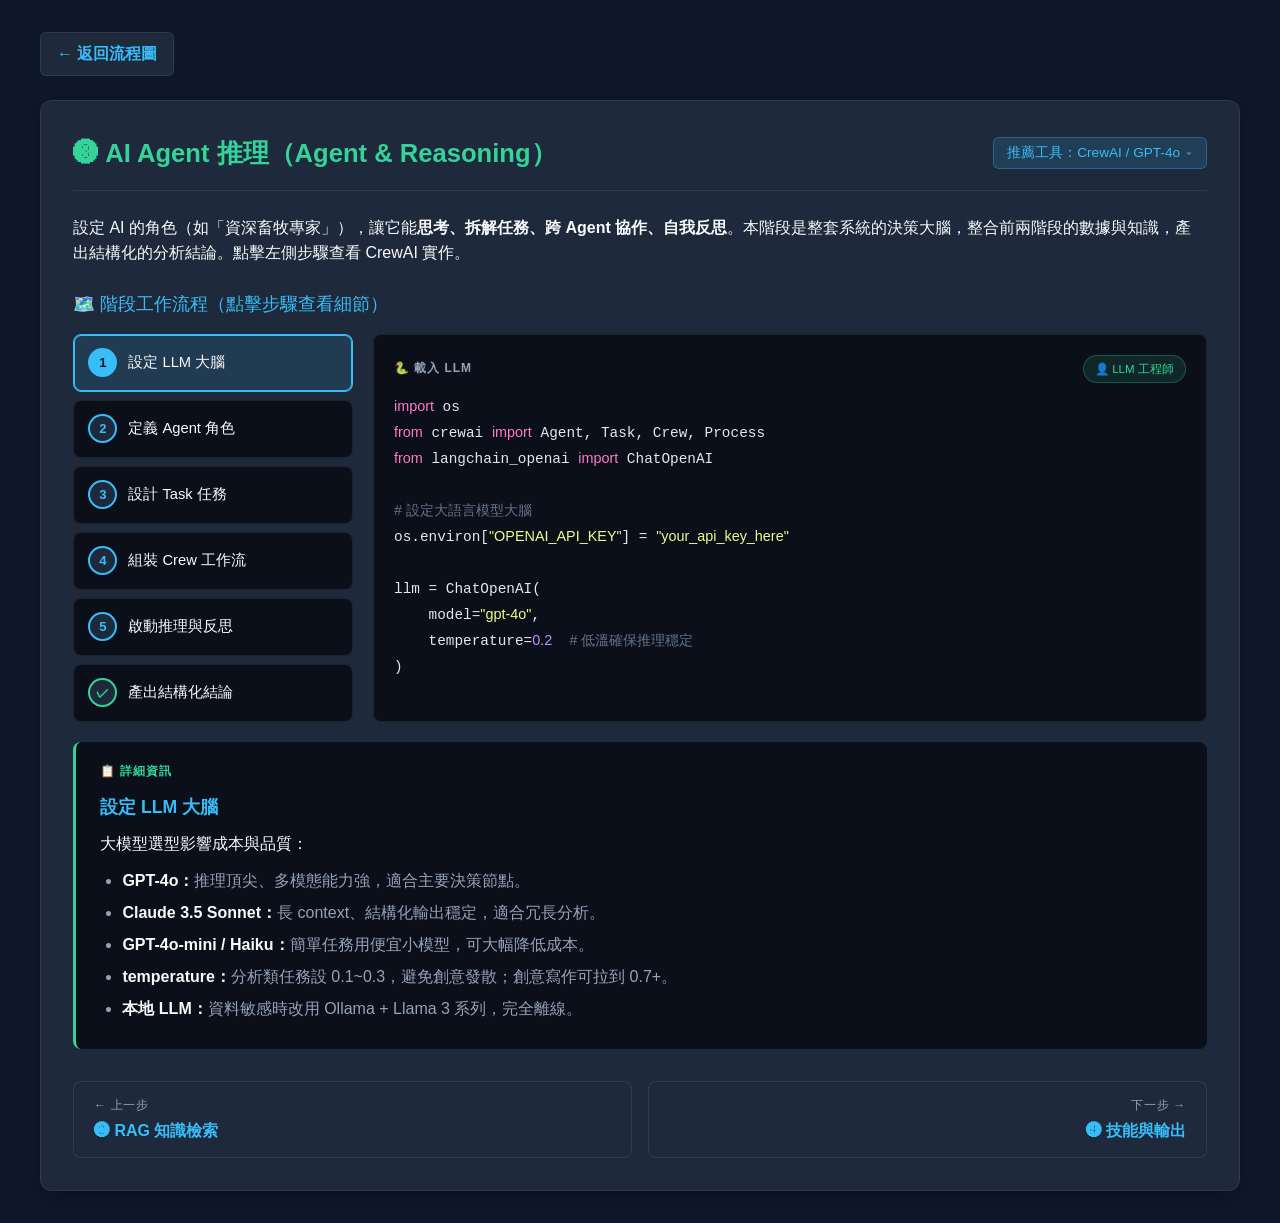
<file: introduction/generative/stage3.html>
<!DOCTYPE html>
<html lang="zh-TW">

<head>
  <meta charset="UTF-8">
  <meta name="viewport" content="width=device-width, initial-scale=1.0">
  <title>階段 3：AI Agent 推理 — 生成式 AI 後端</title>
  <link rel="stylesheet" href="../styles.css">
</head>

<body>
  <div class="container">
    <a href="generative.html" class="back-link">← 返回流程圖</a>

    <div class="detail-panel">
      <div class="panel-header">
        <h2>❸ AI Agent 推理（Agent &amp; Reasoning）
          <button type="button" class="tool-badge-btn" onclick="document.getElementById('tools-dialog').showModal()">
            推薦工具：CrewAI / GPT-4o
          </button>
        </h2>
      </div>

      <dialog id="tools-dialog" class="tools-dialog">
        <div class="dialog-header">
          <h3>🔧 階段 3：Agent 框架與 LLM 相關工具</h3>
          <button type="button" class="dialog-close" onclick="this.closest('dialog').close()" aria-label="關閉">×</button>
        </div>
        <div class="dialog-body">
          <p>本階段使用的 Agent 編排框架與大語言模型 API。</p>
          <table class="tools-table">
            <thead>
              <tr>
                <th>工具</th>
                <th>用途與特色</th>
                <th>連結</th>
              </tr>
            </thead>
            <tbody>
              <tr>
                <td class="tool-name">CrewAI</td>
                <td class="tool-desc">多 Agent 協作框架，以角色 + 任務的概念設計工作流，學習曲線最平緩。</td>
                <td class="tool-link"><a href="https://www.crewai.com/" target="_blank" rel="noopener">前往 →</a></td>
              </tr>
              <tr>
                <td class="tool-name">LangGraph</td>
                <td class="tool-desc">LangChain 出品的狀態機式 Agent 編排，支援迴圈與條件分支，控制力強。</td>
                <td class="tool-link"><a href="https://www.langchain.com/langgraph" target="_blank" rel="noopener">前往 →</a></td>
              </tr>
              <tr>
                <td class="tool-name">AutoGen</td>
                <td class="tool-desc">微軟出品的多 Agent 框架，原生支援人在迴圈中 (human-in-the-loop)。</td>
                <td class="tool-link"><a href="https://microsoft.github.io/autogen/" target="_blank" rel="noopener">前往 →</a></td>
              </tr>
              <tr>
                <td class="tool-name">OpenAI GPT-4o</td>
                <td class="tool-desc">OpenAI 旗艦多模態模型，推理能力頂尖，適合複雜農業判讀任務。</td>
                <td class="tool-link"><a href="https://platform.openai.com/docs/models" target="_blank" rel="noopener">前往 →</a></td>
              </tr>
              <tr>
                <td class="tool-name">Anthropic Claude 3.5</td>
                <td class="tool-desc">長 context、強推理的 LLM，特別擅長結構化輸出與多步驟思考。</td>
                <td class="tool-link"><a href="https://www.anthropic.com/claude" target="_blank" rel="noopener">前往 →</a></td>
              </tr>
              <tr>
                <td class="tool-name">Ollama</td>
                <td class="tool-desc">在本地運行開源 LLM（Llama、Mistral 等），資料完全不外流。</td>
                <td class="tool-link"><a href="https://ollama.com/" target="_blank" rel="noopener">前往 →</a></td>
              </tr>
              <tr>
                <td class="tool-name">LiteLLM</td>
                <td class="tool-desc">統一介面呼叫 100+ 個 LLM 提供商，方便切換模型與比較。</td>
                <td class="tool-link"><a href="https://www.litellm.ai/" target="_blank" rel="noopener">前往 →</a></td>
              </tr>
            </tbody>
          </table>
        </div>
      </dialog>

      <p>設定 AI 的角色（如「資深畜牧專家」），讓它能<strong>思考、拆解任務、跨 Agent 協作、自我反思</strong>。本階段是整套系統的決策大腦，整合前兩階段的數據與知識，產出結構化的分析結論。點擊左側步驟查看 CrewAI 實作。</p>

      <div class="section-title">🗺️ 階段工作流程（點擊步驟查看細節）</div>

      <div class="interactive-flow">
        <div class="step-buttons">
          <button class="step-btn active" data-step="1">
            <span class="step-num">1</span><span class="step-text">設定 LLM 大腦</span>
          </button>
          <button class="step-btn" data-step="2">
            <span class="step-num">2</span><span class="step-text">定義 Agent 角色</span>
          </button>
          <button class="step-btn" data-step="3">
            <span class="step-num">3</span><span class="step-text">設計 Task 任務</span>
          </button>
          <button class="step-btn" data-step="4">
            <span class="step-num">4</span><span class="step-text">組裝 Crew 工作流</span>
          </button>
          <button class="step-btn" data-step="5">
            <span class="step-num">5</span><span class="step-text">啟動推理與反思</span>
          </button>
          <button class="step-btn final" data-step="6">
            <span class="step-num">✓</span><span class="step-text">產出結構化結論</span>
          </button>
        </div>

        <div class="step-preview">
          <div class="preview-content active" data-step="1">
            <div class="preview-label"><span>🐍 載入 LLM</span><span class="preview-job">👤 LLM 工程師</span></div>
            <pre><code><span class="keyword">import</span> os
<span class="keyword">from</span> crewai <span class="keyword">import</span> Agent, Task, Crew, Process
<span class="keyword">from</span> langchain_openai <span class="keyword">import</span> ChatOpenAI

<span class="comment"># 設定大語言模型大腦</span>
os.environ[<span class="string">"OPENAI_API_KEY"</span>] = <span class="string">"your_api_key_here"</span>

llm = ChatOpenAI(
    model=<span class="string">"gpt-4o"</span>,
    temperature=<span class="number">0.2</span>  <span class="comment"># 低溫確保推理穩定</span>
)</code></pre>
          </div>

          <div class="preview-content" data-step="2">
            <div class="preview-label"><span>🐍 兩位 AI Agent</span><span class="preview-job">👤 LLM 工程師</span></div>
            <pre><code>data_analyst = Agent(
    role=<span class="string">'數據分析特工'</span>,
    goal=<span class="string">'分析豬圈歷史數量與環境感測器數據，找出異常趨勢'</span>,
    backstory=<span class="string">'你是一位精通統計學的 AI，'</span>
              <span class="string">'專門從冰冷數據中抓出不尋常的警訊。'</span>,
    verbose=<span class="keyword">True</span>,
    llm=llm
)

livestock_expert = Agent(
    role=<span class="string">'資深畜牧專家顧問'</span>,
    goal=<span class="string">'根據分析結果，提供畜牧建議與疾病預防方案'</span>,
    backstory=<span class="string">'你擁有 30 年的養豬與獸醫經驗，'</span>
              <span class="string">'深知環境氨氣、溫度與豬隻行為的因果關係。'</span>,
    verbose=<span class="keyword">True</span>,
    llm=llm
)</code></pre>
          </div>

          <div class="preview-content" data-step="3">
            <div class="preview-label"><span>🐍 任務鏈設計</span><span class="preview-job">👤 LLM 工程師</span></div>
            <pre><code>task1 = Task(
    description=f<span class="string">'分析以下農場數據：{farm_data_json}。'</span>
                <span class="string">'特別注意 16:00 數量從 50 隻降到 42 隻，'</span>
                <span class="string">'以及氨氣濃度偏高的現象。'</span>,
    expected_output=<span class="string">'一份條列式的異常與趨勢分析報告。'</span>,
    agent=data_analyst
)

task2 = Task(
    description=<span class="string">'根據數據分析師的報告，'</span>
                <span class="string">'撰寫專業營運建議書，包含：'</span>
                <span class="string">'1. 數量突降的潛在原因分析；'</span>
                <span class="string">'2. 環境改善指引。'</span>,
    expected_output=<span class="string">'結構完整的 Markdown 農場日報。'</span>,
    agent=livestock_expert,
    output_file=<span class="string">'pig_farm_daily_report.md'</span>
)</code></pre>
          </div>

          <div class="preview-content" data-step="4">
            <div class="preview-label"><span>🐍 組裝 Crew</span><span class="preview-job">👤 LLM 工程師</span></div>
            <pre><code>pig_farm_crew = Crew(
    agents=[data_analyst, livestock_expert],
    tasks=[task1, task2],
    process=Process.sequential
    <span class="comment"># 循序：分析師完成後交棒給專家</span>
)

result = pig_farm_crew.kickoff()
print(<span class="string">"## 報告生成完畢！"</span>)</code></pre>
          </div>

          <div class="preview-content" data-step="5">
            <div class="preview-label"><span>🤔 Agent 內部推理迴圈</span><span class="preview-job">👤 LLM 工程師</span></div>
            <div class="visual-block">
              <div class="visual-icon">🤔</div>
              <div class="visual-title">Reasoning → Critic → Refine</div>
              <div class="visual-sub">
                LLM 透過 ReAct / Chain-of-Thought 拆解問題，產生答案後再自我檢查邏輯漏洞，必要時重新嘗試。CrewAI 在背後自動處理這個迴圈。
              </div>
              <div class="visual-chips">
                <span class="visual-chip">Thought</span>
                <span class="visual-chip">Action</span>
                <span class="visual-chip">Observation</span>
                <span class="visual-chip">Critic</span>
              </div>
            </div>
          </div>

          <div class="preview-content" data-step="6">
            <div class="preview-label"><span>✅ Agent 產出</span><span class="preview-job">👤 LLM 工程師</span></div>
            <pre><code><span class="comment"># 數據分析師輸出（task1.output）</span>
<span class="string">"""
- 16:00 豬隻數量驟降 16%（50 → 42）
- 氨氣 25 ppm，超過國家標準 20 ppm
- 溫度 29.5°C，搭配氨氣易引發遮擋行為
"""</span>

<span class="comment"># 畜牧專家輸出（task2.output，即最終報告）</span>
<span class="string">"""
# 智農生技：無人機巡檢與環境日報
... (完整 Markdown 報告，見 Stage 4)
"""</span></code></pre>
          </div>
        </div>
      </div>

      <div class="step-details">
        <div class="details-label">📋 詳細資訊</div>

        <div class="detail-content active" data-step="1">
          <h4>設定 LLM 大腦</h4>
          <p>大模型選型影響成本與品質：</p>
          <ul>
            <li><strong>GPT-4o：</strong>推理頂尖、多模態能力強，適合主要決策節點。</li>
            <li><strong>Claude 3.5 Sonnet：</strong>長 context、結構化輸出穩定，適合冗長分析。</li>
            <li><strong>GPT-4o-mini / Haiku：</strong>簡單任務用便宜小模型，可大幅降低成本。</li>
            <li><strong>temperature：</strong>分析類任務設 0.1~0.3，避免創意發散；創意寫作可拉到 0.7+。</li>
            <li><strong>本地 LLM：</strong>資料敏感時改用 Ollama + Llama 3 系列，完全離線。</li>
          </ul>
        </div>

        <div class="detail-content" data-step="2">
          <h4>定義 Agent 角色</h4>
          <p>好的角色設計是 Agent 表現的關鍵：</p>
          <ul>
            <li><strong>role：</strong>一句話標籤，例如「資深畜牧顧問」。</li>
            <li><strong>goal：</strong>明確的單一目標，避免模糊。</li>
            <li><strong>backstory：</strong>背景故事，影響語氣與專業視角。</li>
            <li><strong>分工原則：</strong>讓每個 Agent 專精一件事（分析、撰寫、審核），互相補位。</li>
            <li><strong>tools：</strong>可指派外部工具（如 SQL 查詢、Web 搜尋）讓 Agent 自主呼叫。</li>
          </ul>
        </div>

        <div class="detail-content" data-step="3">
          <h4>設計 Task 任務</h4>
          <p>Task 是 Agent 的具體工作單元：</p>
          <ul>
            <li><strong>description：</strong>清楚描述輸入、目的與重點關注的指標。</li>
            <li><strong>expected_output：</strong>明示期望格式（條列、表格、Markdown），降低 LLM 隨意發揮。</li>
            <li><strong>output_file：</strong>自動將最終結果存檔，方便下游讀取。</li>
            <li><strong>context：</strong>可傳入前一個 Task 的輸出作為輸入，建構任務鏈。</li>
          </ul>
        </div>

        <div class="detail-content" data-step="4">
          <h4>組裝 Crew 工作流</h4>
          <p>Crew 串起多個 Agent 與 Task：</p>
          <ul>
            <li><strong>Process.sequential：</strong>循序執行，前者輸出自動接到後者輸入。</li>
            <li><strong>Process.hierarchical：</strong>有 manager Agent 動態分派任務，更複雜也更靈活。</li>
            <li><strong>memory=True：</strong>啟用記憶讓 Agent 在多輪互動間保留 context。</li>
            <li><strong>verbose：</strong>開發階段必開，可看到完整推理過程便於除錯。</li>
          </ul>
        </div>

        <div class="detail-content" data-step="5">
          <h4>啟動推理與反思</h4>
          <p>Agent 在 <code>kickoff()</code> 後內部執行多輪 ReAct 迴圈：</p>
          <ul>
            <li><strong>Thought：</strong>「需要先分析數量變化幅度」</li>
            <li><strong>Action：</strong>呼叫工具（如查 RAG 知識庫）</li>
            <li><strong>Observation：</strong>檢視工具回應內容</li>
            <li><strong>Critic / Reflexion：</strong>自我審查答案是否合理，發現問題再迭代</li>
            <li><strong>監控成本：</strong>每輪都會呼叫 LLM，建議設定 <code>max_iter</code> 上限。</li>
          </ul>
        </div>

        <div class="detail-content" data-step="6">
          <h4>產出結構化結論</h4>
          <p>本階段交付：</p>
          <ul>
            <li><strong>分析報告：</strong>由分析師 Agent 產出的異常摘要。</li>
            <li><strong>建議報告：</strong>由專家 Agent 整合知識與分析後撰寫的決策建議。</li>
            <li><strong>可追溯：</strong>verbose log 中保留完整推理鏈，可審核 AI 判斷邏輯。</li>
            <li><strong>進入下一階段：</strong>把 Markdown 報告交給 Skills 模組轉成 PDF 並推播。</li>
          </ul>
        </div>
      </div>

      <nav class="detail-nav">
        <a href="stage2.html" class="prev">
          <span class="nav-label">← 上一步</span>
          <span class="nav-title">❷ RAG 知識檢索</span>
        </a>
        <a href="stage4.html" class="next">
          <span class="nav-label">下一步 →</span>
          <span class="nav-title">❹ 技能與輸出</span>
        </a>
      </nav>
    </div>
  </div>

  <script>
    document.querySelectorAll('.step-btn').forEach(btn => {
      btn.addEventListener('click', () => {
        const step = btn.dataset.step;
        document.querySelectorAll('.step-btn').forEach(b => b.classList.toggle('active', b.dataset.step === step));
        document.querySelectorAll('.preview-content').forEach(p => p.classList.toggle('active', p.dataset.step === step));
        document.querySelectorAll('.detail-content').forEach(d => d.classList.toggle('active', d.dataset.step === step));
      });
    });

    document.querySelectorAll('dialog').forEach(dialog => {
      dialog.addEventListener('click', (e) => {
        if (e.target === dialog) dialog.close();
      });
    });
  </script>
</body>

</html>
</file>
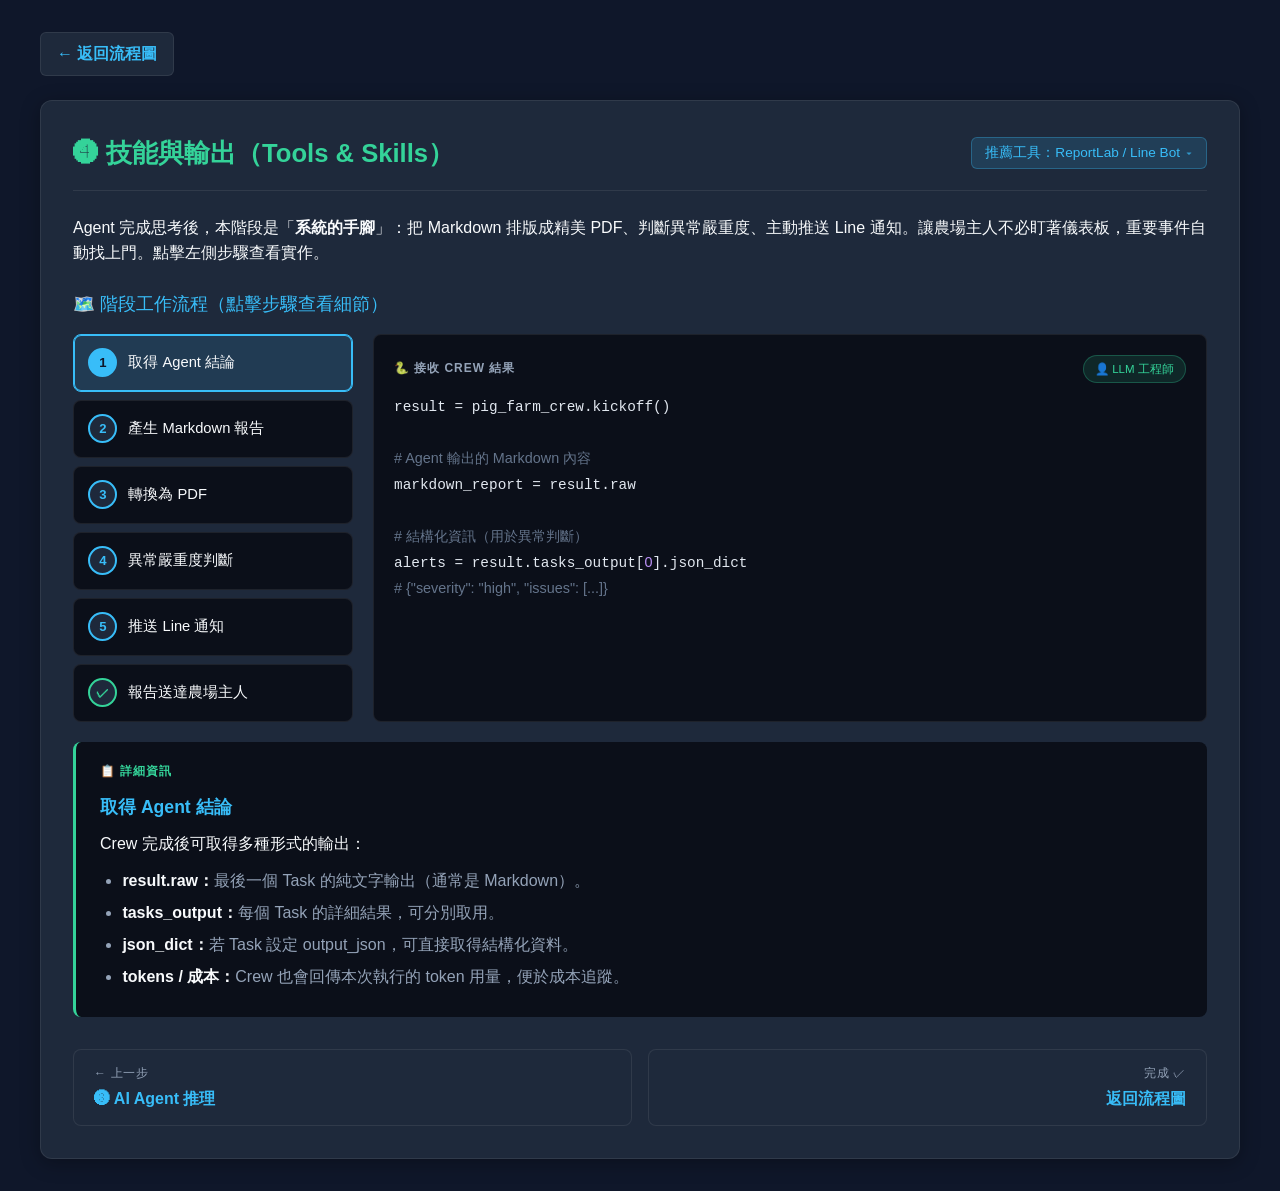
<file: introduction/generative/stage4.html>
<!DOCTYPE html>
<html lang="zh-TW">

<head>
  <meta charset="UTF-8">
  <meta name="viewport" content="width=device-width, initial-scale=1.0">
  <title>階段 4：技能與輸出 — 生成式 AI 後端</title>
  <link rel="stylesheet" href="../styles.css">
</head>

<body>
  <div class="container">
    <a href="generative.html" class="back-link">← 返回流程圖</a>

    <div class="detail-panel">
      <div class="panel-header">
        <h2>❹ 技能與輸出（Tools &amp; Skills）
          <button type="button" class="tool-badge-btn" onclick="document.getElementById('tools-dialog').showModal()">
            推薦工具：ReportLab / Line Bot
          </button>
        </h2>
      </div>

      <dialog id="tools-dialog" class="tools-dialog">
        <div class="dialog-header">
          <h3>🔧 階段 4：輸出與通知相關工具</h3>
          <button type="button" class="dialog-close" onclick="this.closest('dialog').close()" aria-label="關閉">×</button>
        </div>
        <div class="dialog-body">
          <p>本階段使用的報告產生器、Web 框架與訊息推送服務。</p>
          <table class="tools-table">
            <thead>
              <tr>
                <th>工具</th>
                <th>用途與特色</th>
                <th>連結</th>
              </tr>
            </thead>
            <tbody>
              <tr>
                <td class="tool-name">ReportLab</td>
                <td class="tool-desc">Python 老牌 PDF 生成函式庫，可精細控制版面、字型與圖表。</td>
                <td class="tool-link"><a href="https://www.reportlab.com/" target="_blank" rel="noopener">前往 →</a></td>
              </tr>
              <tr>
                <td class="tool-name">WeasyPrint</td>
                <td class="tool-desc">將 HTML + CSS 渲染為高品質 PDF，適合套用樣板的場景。</td>
                <td class="tool-link"><a href="https://weasyprint.org/" target="_blank" rel="noopener">前往 →</a></td>
              </tr>
              <tr>
                <td class="tool-name">FastAPI</td>
                <td class="tool-desc">高效能 Python Web 框架，用來架設報告 API 與 webhook 入口。</td>
                <td class="tool-link"><a href="https://fastapi.tiangolo.com/" target="_blank" rel="noopener">前往 →</a></td>
              </tr>
              <tr>
                <td class="tool-name">Line Messaging API</td>
                <td class="tool-desc">官方 Line Bot SDK，可推播文字、貼圖、Flex Message 給農場主人。</td>
                <td class="tool-link"><a href="https://developers.line.biz/en/services/messaging-api/" target="_blank" rel="noopener">前往 →</a></td>
              </tr>
              <tr>
                <td class="tool-name">SendGrid</td>
                <td class="tool-desc">郵件推送服務，可將 PDF 報告作為附件寄出。</td>
                <td class="tool-link"><a href="https://sendgrid.com/" target="_blank" rel="noopener">前往 →</a></td>
              </tr>
              <tr>
                <td class="tool-name">Twilio</td>
                <td class="tool-desc">SMS / WhatsApp / 電話通知服務，緊急事件可用語音直接告警。</td>
                <td class="tool-link"><a href="https://www.twilio.com/" target="_blank" rel="noopener">前往 →</a></td>
              </tr>
              <tr>
                <td class="tool-name">Markdown-it / Pandoc</td>
                <td class="tool-desc">Markdown 解析與格式轉換工具，可將 Agent 產出轉為 HTML / DOCX。</td>
                <td class="tool-link"><a href="https://pandoc.org/" target="_blank" rel="noopener">前往 →</a></td>
              </tr>
            </tbody>
          </table>
        </div>
      </dialog>

      <p>Agent 完成思考後，本階段是「<strong>系統的手腳</strong>」：把 Markdown 排版成精美 PDF、判斷異常嚴重度、主動推送 Line 通知。讓農場主人不必盯著儀表板，重要事件自動找上門。點擊左側步驟查看實作。</p>

      <div class="section-title">🗺️ 階段工作流程（點擊步驟查看細節）</div>

      <div class="interactive-flow">
        <div class="step-buttons">
          <button class="step-btn active" data-step="1">
            <span class="step-num">1</span><span class="step-text">取得 Agent 結論</span>
          </button>
          <button class="step-btn" data-step="2">
            <span class="step-num">2</span><span class="step-text">產生 Markdown 報告</span>
          </button>
          <button class="step-btn" data-step="3">
            <span class="step-num">3</span><span class="step-text">轉換為 PDF</span>
          </button>
          <button class="step-btn" data-step="4">
            <span class="step-num">4</span><span class="step-text">異常嚴重度判斷</span>
          </button>
          <button class="step-btn" data-step="5">
            <span class="step-num">5</span><span class="step-text">推送 Line 通知</span>
          </button>
          <button class="step-btn final" data-step="6">
            <span class="step-num">✓</span><span class="step-text">報告送達農場主人</span>
          </button>
        </div>

        <div class="step-preview">
          <div class="preview-content active" data-step="1">
            <div class="preview-label"><span>🐍 接收 Crew 結果</span><span class="preview-job">👤 LLM 工程師</span></div>
            <pre><code>result = pig_farm_crew.kickoff()

<span class="comment"># Agent 輸出的 Markdown 內容</span>
markdown_report = result.raw

<span class="comment"># 結構化資訊（用於異常判斷）</span>
alerts = result.tasks_output[<span class="number">0</span>].json_dict
<span class="comment"># {"severity": "high", "issues": [...]}</span></code></pre>
          </div>

          <div class="preview-content" data-step="2">
            <div class="preview-label"><span>📝 最終 Markdown 報告</span><span class="preview-job">👤 LLM 工程師</span></div>
            <pre><code><span class="comment"># 智農生技：無人機巡檢與環境日報</span>

**巡檢日期：** 2026-05-20
**目標場域：** 台中 3 號育成圈
**報告生成狀態：** AI 專家 Agent 自動簽核完成

---

## 一、 核心數據異常警訊
1. **豬隻數量異常：** 16:00 數量驟降至 42 隻（−16%）。
2. **環境指標超標：** 氨氣 25 ppm，超過國家標準 20 ppm。

## 二、 專家臨床診斷
* **高度可能（70%）** 群聚疊臥造成 YOLO 遮擋漏算
* **中度可能（20%）** 欄位破損逃脫
* **低度可能（10%）** 急性集體中暑

## 三、 今日改善行動建議
- [ ] 立即啟動水簾與風扇
- [ ] 無人機降低飛行高度二次複查</code></pre>
          </div>

          <div class="preview-content" data-step="3">
            <div class="preview-label"><span>🐍 Markdown → PDF</span><span class="preview-job">👤 後端工程師</span></div>
            <pre><code><span class="keyword">import</span> markdown
<span class="keyword">from</span> weasyprint <span class="keyword">import</span> HTML

<span class="comment"># Markdown → HTML（套用 CSS 樣板）</span>
html_body = markdown.markdown(markdown_report)
html_full = f<span class="string">"""
&lt;html&gt;
  &lt;head&gt;&lt;link rel="stylesheet" href="report.css"&gt;&lt;/head&gt;
  &lt;body&gt;{html_body}&lt;/body&gt;
&lt;/html&gt;
"""</span>

<span class="comment"># HTML → PDF</span>
HTML(string=html_full).write_pdf(
    <span class="string">"pig_farm_report_2026-05-20.pdf"</span>
)</code></pre>
          </div>

          <div class="preview-content" data-step="4">
            <div class="preview-label"><span>🐍 警報門檻判斷</span><span class="preview-job">👤 後端工程師</span></div>
            <pre><code><span class="keyword">def</span> classify_severity(alerts):
    high_risk_keywords = [
        <span class="string">"逃脫"</span>, <span class="string">"中暑"</span>, <span class="string">"急性"</span>, <span class="string">"死亡"</span>
    ]

    <span class="keyword">if</span> alerts[<span class="string">"ammonia_ppm"</span>] &gt; <span class="number">30</span>:
        <span class="keyword">return</span> <span class="string">"critical"</span>
    <span class="keyword">if</span> alerts[<span class="string">"count_drop_pct"</span>] &gt; <span class="number">20</span>:
        <span class="keyword">return</span> <span class="string">"high"</span>
    <span class="keyword">if</span> any(k <span class="keyword">in</span> alerts[<span class="string">"summary"</span>]
           <span class="keyword">for</span> k <span class="keyword">in</span> high_risk_keywords):
        <span class="keyword">return</span> <span class="string">"high"</span>
    <span class="keyword">return</span> <span class="string">"normal"</span></code></pre>
          </div>

          <div class="preview-content" data-step="5">
            <div class="preview-label"><span>🐍 Line Bot 推送</span><span class="preview-job">👤 後端工程師</span></div>
            <pre><code><span class="keyword">from</span> linebot <span class="keyword">import</span> LineBotApi
<span class="keyword">from</span> linebot.models <span class="keyword">import</span> TextSendMessage, FlexSendMessage

line_bot = LineBotApi(<span class="string">"YOUR_CHANNEL_TOKEN"</span>)

<span class="keyword">if</span> severity <span class="keyword">in</span> [<span class="string">"high"</span>, <span class="string">"critical"</span>]:
    msg = f<span class="string">"🚨 3 號圈異常警示\n"</span> \
          f<span class="string">"豬隻數量 16:00 驟降 16%\n"</span> \
          f<span class="string">"氨氣 25 ppm（超標）\n"</span> \
          f<span class="string">"完整報告：{pdf_url}"</span>

    line_bot.push_message(
        FARM_OWNER_USER_ID,
        TextSendMessage(text=msg)
    )</code></pre>
          </div>

          <div class="preview-content" data-step="6">
            <div class="preview-label"><span>✅ 報告送達</span><span class="preview-job">👤 產品經理</span></div>
            <div class="visual-block">
              <div class="visual-icon">📱</div>
              <div class="visual-title">農場主人收到通知</div>
              <div class="visual-sub">
                整個 pipeline 從邊緣端拍攝、後端分析、Agent 推理到最後送達 Line，全程自動化。農場主人只需打開手機，就能看到完整 PDF 報告與行動建議。
              </div>
              <div class="visual-chips">
                <span class="visual-chip">PDF 已產生</span>
                <span class="visual-chip">Line 已推送</span>
                <span class="visual-chip">郵件副本</span>
                <span class="visual-chip">儀表板更新</span>
              </div>
            </div>
          </div>
        </div>
      </div>

      <div class="step-details">
        <div class="details-label">📋 詳細資訊</div>

        <div class="detail-content active" data-step="1">
          <h4>取得 Agent 結論</h4>
          <p>Crew 完成後可取得多種形式的輸出：</p>
          <ul>
            <li><strong>result.raw：</strong>最後一個 Task 的純文字輸出（通常是 Markdown）。</li>
            <li><strong>tasks_output：</strong>每個 Task 的詳細結果，可分別取用。</li>
            <li><strong>json_dict：</strong>若 Task 設定 output_json，可直接取得結構化資料。</li>
            <li><strong>tokens / 成本：</strong>Crew 也會回傳本次執行的 token 用量，便於成本追蹤。</li>
          </ul>
        </div>

        <div class="detail-content" data-step="2">
          <h4>產生 Markdown 報告</h4>
          <p>為什麼選用 Markdown 作為中介格式？</p>
          <ul>
            <li><strong>LLM 友善：</strong>大模型對 Markdown 結構掌握度最高，輸出穩定。</li>
            <li><strong>易於轉換：</strong>可一鍵轉為 HTML、PDF、DOCX，覆蓋所有交付場景。</li>
            <li><strong>人類可讀：</strong>純文字即可閱讀，方便人工審核 AI 結論。</li>
            <li><strong>版本控管：</strong>可入 Git 比對歷史報告變化，建立稽核軌跡。</li>
          </ul>
        </div>

        <div class="detail-content" data-step="3">
          <h4>轉換為 PDF</h4>
          <p>兩條主流路線：</p>
          <ul>
            <li><strong>WeasyPrint（Markdown → HTML → PDF）：</strong>用 CSS 控制版面，最容易做漂亮設計。</li>
            <li><strong>ReportLab（直接組裝）：</strong>程式化精細控制，適合需要動態圖表的報告。</li>
            <li><strong>樣板套用：</strong>準備好公司 logo、頁首頁尾的 HTML/CSS 樣板，每次報告自動套用。</li>
            <li><strong>圖表嵌入：</strong>用 matplotlib / plotly 產生圖表 PNG，插入 Markdown 一併渲染。</li>
          </ul>
        </div>

        <div class="detail-content" data-step="4">
          <h4>異常嚴重度判斷</h4>
          <p>決定推播強度與通知對象的關鍵邏輯：</p>
          <ul>
            <li><strong>normal：</strong>僅產生日報存檔，不主動推播。</li>
            <li><strong>high：</strong>推 Line 訊息 + 附 PDF 連結。</li>
            <li><strong>critical：</strong>Line + 電話 + 短訊三重通知，立刻找到負責人。</li>
            <li><strong>關鍵字 + 數值門檻：</strong>同時用結構化欄位（氨氣 ppm）與 LLM 摘要關鍵字判斷，兩道防線。</li>
            <li><strong>避免狼來了：</strong>對同一異常設定冷卻期，避免短時間重複轟炸。</li>
          </ul>
        </div>

        <div class="detail-content" data-step="5">
          <h4>推送 Line 通知</h4>
          <p>Line Bot 推送實務：</p>
          <ul>
            <li><strong>Push API：</strong>主動向使用者發訊息，需事先取得 user_id。</li>
            <li><strong>Flex Message：</strong>可發送卡片式訊息，內嵌按鈕跳轉 PDF 詳情。</li>
            <li><strong>群組推播：</strong>農場主人 + 獸醫 + 員工建立群組，重要事件全員可見。</li>
            <li><strong>多通道：</strong>除了 Line，也可同時發 Email、Slack、Telegram 增加觸達。</li>
            <li><strong>送達回報：</strong>使用 webhook 確認訊息是否被讀取，未讀則升級通知。</li>
          </ul>
        </div>

        <div class="detail-content" data-step="6">
          <h4>報告送達農場主人</h4>
          <p>整套系統的最終交付：</p>
          <ul>
            <li><strong>PDF 報告：</strong>已上傳雲端儲存，可長期保留作為稽核紀錄。</li>
            <li><strong>Line 通知：</strong>農場主人手機即時收到摘要與行動建議。</li>
            <li><strong>儀表板更新：</strong>後端同步更新 Web 儀表板，可隨時瀏覽歷史。</li>
            <li><strong>形成資料閉環：</strong>農場主人處理結果可回饋給系統，作為下一輪 Agent 學習素材。</li>
            <li><strong>系統運作完成 🎉：</strong>判別式 + 生成式 AI 整套智慧畜牧 pipeline 上線運行。</li>
          </ul>
        </div>
      </div>

      <nav class="detail-nav">
        <a href="stage3.html" class="prev">
          <span class="nav-label">← 上一步</span>
          <span class="nav-title">❸ AI Agent 推理</span>
        </a>
        <a href="generative.html" class="next">
          <span class="nav-label">完成 ✓</span>
          <span class="nav-title">返回流程圖</span>
        </a>
      </nav>
    </div>
  </div>

  <script>
    document.querySelectorAll('.step-btn').forEach(btn => {
      btn.addEventListener('click', () => {
        const step = btn.dataset.step;
        document.querySelectorAll('.step-btn').forEach(b => b.classList.toggle('active', b.dataset.step === step));
        document.querySelectorAll('.preview-content').forEach(p => p.classList.toggle('active', p.dataset.step === step));
        document.querySelectorAll('.detail-content').forEach(d => d.classList.toggle('active', d.dataset.step === step));
      });
    });

    document.querySelectorAll('dialog').forEach(dialog => {
      dialog.addEventListener('click', (e) => {
        if (e.target === dialog) dialog.close();
      });
    });
  </script>
</body>

</html>
</file>
<file: introduction/styles.css>
:root {
  --bg-color: #0f172a;
  --card-bg: #1e293b;
  --card-hover: #273449;
  --text-color: #f8fafc;
  --text-muted: #94a3b8;
  --primary: #38bdf8;
  --primary-hover: #7dd3fc;
  --accent: #34d399;
  --code-bg: #0b0f19;
  --border: rgba(255, 255, 255, 0.08);
}

* {
  box-sizing: border-box;
  margin: 0;
  padding: 0;
  font-family: -apple-system, BlinkMacSystemFont, "Segoe UI", Roboto, "Helvetica Neue", Arial, sans-serif;
}

body {
  background-color: var(--bg-color);
  color: var(--text-color);
  padding: 2rem 1rem;
  line-height: 1.6;
  min-height: 100vh;
}

.container {
  max-width: 1200px;
  margin: 0 auto;
}

header {
  text-align: center;
  margin-bottom: 2.5rem;
}

header h1 {
  font-size: 2.2rem;
  color: var(--primary);
  margin-bottom: 0.5rem;
}

header p {
  color: var(--text-muted);
  font-size: 1.1rem;
}

/* ===== Landing Page: Two Pillars ===== */
.system-overview {
  display: grid;
  grid-template-columns: 1fr auto 1fr;
  gap: 1.5rem;
  align-items: stretch;
  margin: 3rem 0 2rem 0;
}

.pillar-card {
  background-color: var(--card-bg);
  border: 1px solid var(--border);
  border-radius: 16px;
  padding: 2.5rem 1.75rem;
  text-decoration: none;
  color: inherit;
  display: flex;
  flex-direction: column;
  align-items: center;
  text-align: center;
  gap: 1rem;
  cursor: pointer;
  transition: all 0.3s ease;
  position: relative;
  overflow: hidden;
  box-shadow: 0 6px 20px rgba(0, 0, 0, 0.3);
  min-height: 360px;
  justify-content: center;
}

.pillar-card::before {
  content: "";
  position: absolute;
  inset: 0;
  background: radial-gradient(circle at 50% 0%, rgba(56, 189, 248, 0.12) 0%, transparent 60%);
  opacity: 0;
  transition: opacity 0.3s ease;
  pointer-events: none;
}

.pillar-card:hover {
  border-color: var(--primary);
  transform: translateY(-6px);
  box-shadow: 0 14px 36px rgba(56, 189, 248, 0.22);
}

.pillar-card:hover::before {
  opacity: 1;
}

.pillar-card.right:hover {
  border-color: var(--accent);
  box-shadow: 0 14px 36px rgba(52, 211, 153, 0.22);
}

.pillar-card.right::before {
  background: radial-gradient(circle at 50% 0%, rgba(52, 211, 153, 0.12) 0%, transparent 60%);
}

.pillar-icon {
  font-size: 5rem;
  line-height: 1;
  filter: drop-shadow(0 6px 18px rgba(56, 189, 248, 0.3));
}

.pillar-card.right .pillar-icon {
  filter: drop-shadow(0 6px 18px rgba(52, 211, 153, 0.3));
}

.pillar-title {
  font-size: 1.8rem;
  font-weight: 700;
  color: var(--text-color);
  margin-top: 0.5rem;
}

.pillar-subtitle {
  font-size: 1rem;
  color: var(--primary);
  font-weight: 500;
}

.pillar-card.right .pillar-subtitle {
  color: var(--accent);
}

.pillar-tag {
  display: inline-block;
  font-size: 0.95rem;
  color: var(--text-muted);
  padding: 0.4rem 1rem;
  background-color: var(--code-bg);
  border-radius: 999px;
  border: 1px solid var(--border);
  margin-top: 0.5rem;
}

.pillar-tag strong {
  color: var(--primary);
  font-weight: 600;
}

.pillar-card.right .pillar-tag strong {
  color: var(--accent);
}

.pillar-desc {
  color: var(--text-muted);
  font-size: 0.95rem;
  line-height: 1.6;
  max-width: 280px;
}

.pillar-cta {
  margin-top: 0.5rem;
  font-size: 0.9rem;
  color: var(--primary);
  font-weight: 600;
  display: inline-flex;
  align-items: center;
  gap: 0.4rem;
}

.pillar-card.right .pillar-cta {
  color: var(--accent);
}

.pillar-card.disabled {
  opacity: 0.65;
  cursor: not-allowed;
}

.pillar-card.disabled:hover {
  transform: none;
  border-color: var(--border);
  box-shadow: 0 6px 20px rgba(0, 0, 0, 0.3);
}

.pillar-card.disabled:hover::before {
  opacity: 0;
}

.pillar-card .badge-soon {
  position: absolute;
  top: 1rem;
  right: 1rem;
  background-color: rgba(52, 211, 153, 0.15);
  color: var(--accent);
  padding: 0.25rem 0.65rem;
  border-radius: 999px;
  font-size: 0.72rem;
  font-weight: 600;
  letter-spacing: 0.04em;
}

/* Flow arrow between pillars */
.system-flow-arrow {
  display: flex;
  align-items: center;
  justify-content: center;
  position: relative;
  padding: 0 0.5rem;
  min-width: 80px;
}

.system-flow-arrow .arrow-line {
  position: absolute;
  top: 50%;
  left: 0;
  right: 0;
  height: 2px;
  background: linear-gradient(to right, var(--primary), var(--accent));
  transform: translateY(-50%);
  z-index: 0;
}

.system-flow-arrow .arrow-head {
  position: relative;
  z-index: 1;
  color: var(--accent);
  font-size: 2.4rem;
  font-weight: 700;
  background-color: var(--bg-color);
  padding: 0 0.4rem;
  line-height: 1;
}

.system-flow-arrow .arrow-label {
  position: absolute;
  top: calc(50% - 2rem);
  left: 50%;
  transform: translateX(-50%);
  color: var(--text-muted);
  font-size: 0.78rem;
  letter-spacing: 0.08em;
  text-transform: uppercase;
  white-space: nowrap;
  background-color: var(--bg-color);
  padding: 0 0.5rem;
}

@media (max-width: 800px) {
  .system-overview {
    grid-template-columns: 1fr;
  }

  .pillar-card {
    min-height: auto;
    padding: 2rem 1.5rem;
  }

  .system-flow-arrow {
    transform: rotate(90deg);
    min-height: 60px;
    min-width: auto;
  }
}

/* ===== Flowchart (Homepage) ===== */
.flowchart {
  display: flex;
  align-items: stretch;
  justify-content: space-between;
  gap: 1rem;
  flex-wrap: wrap;
  margin-top: 2rem;
}

.flow-node {
  flex: 1 1 220px;
  min-width: 220px;
  background-color: var(--card-bg);
  border: 1px solid var(--border);
  border-radius: 12px;
  padding: 1.5rem 1.25rem;
  text-decoration: none;
  color: inherit;
  display: flex;
  flex-direction: column;
  gap: 0.75rem;
  transition: all 0.25s ease;
  cursor: pointer;
  position: relative;
  box-shadow: 0 4px 16px rgba(0, 0, 0, 0.25);
}

.flow-node:hover {
  background-color: var(--card-hover);
  border-color: var(--primary);
  transform: translateY(-4px);
  box-shadow: 0 8px 24px rgba(56, 189, 248, 0.18);
}

.flow-node:hover .flow-node-number {
  color: var(--primary-hover);
}

.flow-node-number {
  font-size: 1rem;
  color: var(--primary);
  font-weight: 700;
  letter-spacing: 0.05em;
  transition: color 0.2s ease;
}

.flow-node-title {
  font-size: 1.2rem;
  color: var(--accent);
  font-weight: 700;
}

.flow-node-desc {
  font-size: 0.92rem;
  color: var(--text-muted);
  flex: 1;
}

.flow-node-badge {
  align-self: flex-start;
  background-color: rgba(56, 189, 248, 0.12);
  color: var(--primary);
  padding: 0.25rem 0.6rem;
  border-radius: 4px;
  font-size: 0.78rem;
  font-weight: 500;
}

.flow-node-cta {
  margin-top: 0.25rem;
  font-size: 0.85rem;
  color: var(--primary);
  font-weight: 600;
}

.flow-arrow {
  display: flex;
  align-items: center;
  justify-content: center;
  color: var(--primary);
  font-size: 1.8rem;
  font-weight: 700;
  flex: 0 0 auto;
  user-select: none;
}

@media (max-width: 900px) {
  .flowchart {
    flex-direction: column;
    align-items: stretch;
  }

  .flow-arrow {
    transform: rotate(90deg);
    padding: 0.25rem 0;
  }
}

/* ===== Section Heading (Homepage Sections) ===== */
.home-section {
  margin: 4rem 0 1.5rem 0;
}

.section-heading {
  font-size: 1.6rem;
  color: var(--primary);
  margin-bottom: 0.5rem;
  text-align: center;
}

.section-heading-sub {
  text-align: center;
  color: var(--text-muted);
  margin-bottom: 2rem;
  font-size: 0.95rem;
}

/* ===== Comparison Table ===== */
.comparison-table-wrap {
  background-color: var(--card-bg);
  border: 1px solid var(--border);
  border-radius: 12px;
  overflow: hidden;
  box-shadow: 0 4px 16px rgba(0, 0, 0, 0.25);
}

.comparison-table {
  width: 100%;
  border-collapse: collapse;
}

.comparison-table thead th {
  padding: 1.1rem 1rem;
  background-color: var(--code-bg);
  font-weight: 700;
  font-size: 1rem;
  text-align: center;
  border-bottom: 1px solid var(--border);
}

.comparison-table thead th.col-label {
  color: var(--text-muted);
  font-size: 0.85rem;
  letter-spacing: 0.05em;
  text-transform: uppercase;
}

.comparison-table thead th.col-left {
  color: var(--primary);
}

.comparison-table thead th.col-right {
  color: var(--accent);
}

.comparison-table tbody tr {
  border-bottom: 1px solid var(--border);
  transition: background-color 0.15s ease;
}

.comparison-table tbody tr:last-child {
  border-bottom: none;
}

.comparison-table tbody tr:hover {
  background-color: rgba(56, 189, 248, 0.04);
}

.comparison-table tbody td {
  padding: 0.95rem 1rem;
  vertical-align: top;
  line-height: 1.55;
  color: var(--text-color);
  font-size: 0.92rem;
}

.comparison-table td.col-label {
  background-color: rgba(11, 15, 25, 0.5);
  color: var(--text-muted);
  font-weight: 600;
  font-size: 0.88rem;
  white-space: nowrap;
  width: 140px;
}

.comparison-table td.col-left {
  border-left: 3px solid transparent;
}

.comparison-table td.col-right {
  border-left: 3px solid transparent;
}

.comparison-table tbody tr:hover td.col-left {
  border-left-color: var(--primary);
}

.comparison-table tbody tr:hover td.col-right {
  border-left-color: var(--accent);
}

/* ===== Jobs Section ===== */
.jobs-group {
  margin-bottom: 2.5rem;
}

.jobs-group-title {
  font-size: 1.15rem;
  color: var(--accent);
  margin-bottom: 1rem;
  display: flex;
  align-items: center;
  gap: 0.5rem;
  padding-bottom: 0.5rem;
  border-bottom: 1px solid var(--border);
}

.jobs-grid {
  display: grid;
  grid-template-columns: repeat(auto-fit, minmax(290px, 1fr));
  gap: 1rem;
}

.job-card {
  background-color: var(--card-bg);
  border: 1px solid var(--border);
  border-radius: 10px;
  padding: 1.25rem;
  transition: all 0.2s ease;
  display: flex;
  flex-direction: column;
  gap: 0.65rem;
}

.job-card:hover {
  border-color: var(--primary);
  transform: translateY(-3px);
  box-shadow: 0 8px 20px rgba(56, 189, 248, 0.12);
}

.job-title {
  font-weight: 700;
  color: var(--primary);
  font-size: 1.05rem;
  display: flex;
  align-items: center;
  gap: 0.5rem;
}

.job-en {
  color: var(--text-muted);
  font-size: 0.78rem;
  font-weight: 500;
  letter-spacing: 0.03em;
}

.job-skills {
  display: flex;
  flex-wrap: wrap;
  gap: 0.35rem;
}

.job-skill {
  background-color: rgba(52, 211, 153, 0.12);
  color: var(--accent);
  font-size: 0.75rem;
  font-weight: 500;
  padding: 0.18rem 0.55rem;
  border-radius: 999px;
}

.job-desc {
  font-size: 0.88rem;
  color: var(--text-muted);
  line-height: 1.6;
}

.job-desc ul {
  padding-left: 1.2rem;
  margin: 0;
}

.job-desc li {
  margin-bottom: 0.3rem;
}

@media (max-width: 768px) {
  .comparison-table td.col-label,
  .comparison-table th.col-label {
    width: auto;
    font-size: 0.78rem;
  }

  .comparison-table thead th,
  .comparison-table tbody td {
    padding: 0.65rem 0.6rem;
    font-size: 0.85rem;
  }
}

/* ===== Architecture Diagram (Homepage) ===== */
.flow-diagram {
  margin: 3rem 0 1rem 0;
  padding: 1.5rem;
  background-color: var(--card-bg);
  border: 1px solid var(--border);
  border-radius: 12px;
  text-align: center;
  box-shadow: 0 4px 16px rgba(0, 0, 0, 0.25);
}

.flow-diagram img {
  max-width: 100%;
  height: auto;
  border-radius: 8px;
  display: block;
  margin: 0 auto;
}

.flow-diagram figcaption {
  margin-top: 1rem;
  color: var(--text-muted);
  font-size: 0.95rem;
  font-style: italic;
}

/* ===== Detail Page ===== */
.back-link {
  display: inline-flex;
  align-items: center;
  gap: 0.4rem;
  color: var(--primary);
  text-decoration: none;
  font-weight: 600;
  margin-bottom: 1.5rem;
  padding: 0.5rem 1rem;
  border: 1px solid var(--border);
  border-radius: 6px;
  background-color: var(--card-bg);
  transition: all 0.2s ease;
}

.back-link:hover {
  background-color: var(--card-hover);
  border-color: var(--primary);
}

.detail-panel {
  background-color: var(--card-bg);
  padding: 2rem;
  border-radius: 12px;
  box-shadow: 0 4px 20px rgba(0, 0, 0, 0.3);
  border: 1px solid var(--border);
}

.panel-header {
  border-bottom: 1px solid var(--border);
  padding-bottom: 1rem;
  margin-bottom: 1.5rem;
}

.panel-header h2 {
  color: var(--accent);
  font-size: 1.6rem;
  display: flex;
  align-items: center;
  gap: 0.5rem;
  flex-wrap: wrap;
}

.tool-badge {
  background-color: rgba(56, 189, 248, 0.15);
  color: var(--primary);
  padding: 0.2rem 0.6rem;
  border-radius: 4px;
  font-size: 0.85rem;
  font-weight: normal;
  margin-left: auto;
}

/* Tool badge as button */
.tool-badge-btn {
  background-color: rgba(56, 189, 248, 0.15);
  color: var(--primary);
  padding: 0.35rem 0.85rem;
  border-radius: 6px;
  font-size: 0.85rem;
  font-weight: 500;
  margin-left: auto;
  border: 1px solid rgba(56, 189, 248, 0.3);
  cursor: pointer;
  font-family: inherit;
  display: inline-flex;
  align-items: center;
  gap: 0.4rem;
  transition: all 0.2s ease;
}

.tool-badge-btn:hover {
  background-color: rgba(56, 189, 248, 0.25);
  border-color: var(--primary);
  color: var(--primary-hover);
  transform: translateY(-1px);
}

.tool-badge-btn::after {
  content: "▾";
  font-size: 0.75rem;
  opacity: 0.7;
}

/* Dialog */
.tools-dialog {
  background-color: var(--card-bg);
  color: var(--text-color);
  border: 1px solid var(--border);
  border-radius: 12px;
  padding: 0;
  max-width: 720px;
  width: 92%;
  max-height: calc(100vh - 4rem);
  box-shadow: 0 12px 48px rgba(0, 0, 0, 0.6);
  position: fixed;
  inset: 0;
  margin: auto;
  overflow: auto;
}

.tools-dialog::backdrop {
  background-color: rgba(8, 12, 24, 0.7);
  backdrop-filter: blur(4px);
}

.tools-dialog[open] {
  animation: dialog-pop 0.18s ease-out;
}

@keyframes dialog-pop {
  from { opacity: 0; transform: translateY(-8px) scale(0.98); }
  to   { opacity: 1; transform: translateY(0) scale(1); }
}

.dialog-header {
  display: flex;
  align-items: center;
  justify-content: space-between;
  padding: 1.1rem 1.4rem;
  border-bottom: 1px solid var(--border);
}

.dialog-header h3 {
  color: var(--accent);
  font-size: 1.15rem;
  font-weight: 700;
}

.dialog-close {
  background: none;
  border: none;
  color: var(--text-muted);
  font-size: 1.6rem;
  cursor: pointer;
  line-height: 1;
  padding: 0 0.25rem;
  transition: color 0.2s ease;
  font-family: inherit;
}

.dialog-close:hover {
  color: var(--primary);
}

.dialog-body {
  padding: 1.25rem 1.4rem 1.5rem 1.4rem;
}

.dialog-body > p {
  color: var(--text-muted);
  font-size: 0.9rem;
  margin-bottom: 0.85rem;
}

.tools-table {
  width: 100%;
  border-collapse: collapse;
  font-size: 0.9rem;
}

.tools-table thead th {
  text-align: left;
  padding: 0.65rem 0.75rem;
  color: var(--primary);
  font-weight: 600;
  font-size: 0.78rem;
  text-transform: uppercase;
  letter-spacing: 0.05em;
  border-bottom: 1px solid var(--border);
  background-color: var(--code-bg);
}

.tools-table tbody td {
  padding: 0.75rem;
  border-bottom: 1px solid var(--border);
  vertical-align: top;
  color: var(--text-color);
}

.tools-table tbody tr:last-child td {
  border-bottom: none;
}

.tools-table tbody tr:hover td {
  background-color: rgba(56, 189, 248, 0.04);
}

.tools-table .tool-name {
  font-weight: 600;
  color: var(--accent);
  white-space: nowrap;
}

.tools-table .tool-desc {
  color: var(--text-muted);
  line-height: 1.5;
}

.tools-table a {
  color: var(--primary);
  text-decoration: none;
  font-weight: 500;
  white-space: nowrap;
  transition: color 0.2s ease;
}

.tools-table a:hover {
  color: var(--primary-hover);
  text-decoration: underline;
}

@media (max-width: 600px) {
  .tools-table thead {
    display: none;
  }

  .tools-table tbody td {
    display: block;
    padding: 0.4rem 0.75rem;
    border-bottom: none;
  }

  .tools-table tbody tr {
    display: block;
    padding: 0.75rem 0;
    border-bottom: 1px solid var(--border);
  }

  .tools-table .tool-name::before { content: "🔧 "; }
  .tools-table .tool-desc::before { content: "📝 "; }
  .tools-table .tool-link::before { content: "🔗 "; }
}

.section-title {
  font-size: 1.1rem;
  color: var(--primary);
  margin: 1.5rem 0 0.5rem 0;
  display: flex;
  align-items: center;
}

/* Pagination between detail pages */
.detail-nav {
  display: flex;
  justify-content: space-between;
  gap: 1rem;
  margin-top: 2rem;
}

.detail-nav a {
  flex: 1;
  text-decoration: none;
  background-color: var(--card-bg);
  border: 1px solid var(--border);
  padding: 0.85rem 1.25rem;
  border-radius: 8px;
  color: var(--text-color);
  transition: all 0.2s ease;
  display: flex;
  flex-direction: column;
  gap: 0.2rem;
}

.detail-nav a:hover {
  background-color: var(--card-hover);
  border-color: var(--primary);
}

.detail-nav a.next {
  text-align: right;
  align-items: flex-end;
}

.detail-nav a.disabled {
  opacity: 0.35;
  pointer-events: none;
}

.detail-nav .nav-label {
  font-size: 0.75rem;
  color: var(--text-muted);
  letter-spacing: 0.06em;
  text-transform: uppercase;
}

.detail-nav .nav-title {
  font-weight: 600;
  color: var(--primary);
}

/* ===== Stage Flow Diagram ===== */
.stage-flow {
  display: flex;
  flex-direction: column;
  gap: 0;
  margin: 1rem 0 1.5rem 0;
  padding: 1.25rem;
  background-color: var(--code-bg);
  border-radius: 8px;
  border: 1px solid var(--border);
}

.stage-step {
  display: flex;
  gap: 1rem;
  align-items: flex-start;
  position: relative;
  padding: 0.5rem 0;
}

.stage-step:not(:last-child)::after {
  content: "";
  position: absolute;
  left: 1.1rem;
  top: 2.6rem;
  bottom: -0.5rem;
  width: 2px;
  background: linear-gradient(to bottom, var(--primary) 0%, var(--primary) 70%, transparent 100%);
  opacity: 0.5;
}

.step-marker {
  flex: 0 0 2.2rem;
  width: 2.2rem;
  height: 2.2rem;
  border-radius: 50%;
  background-color: var(--card-bg);
  border: 2px solid var(--primary);
  color: var(--primary);
  display: flex;
  align-items: center;
  justify-content: center;
  font-weight: 700;
  font-size: 0.9rem;
  z-index: 1;
  position: relative;
}

.step-marker.final {
  background-color: var(--accent);
  border-color: var(--accent);
  color: var(--bg-color);
}

.step-content {
  flex: 1;
  padding-top: 0.15rem;
  padding-bottom: 0.75rem;
}

.step-title {
  font-weight: 600;
  color: var(--text-color);
  font-size: 1rem;
  margin-bottom: 0.2rem;
  display: flex;
  align-items: center;
  gap: 0.4rem;
  flex-wrap: wrap;
}

.step-title .step-tag {
  font-size: 0.72rem;
  background-color: rgba(52, 211, 153, 0.15);
  color: var(--accent);
  padding: 0.1rem 0.45rem;
  border-radius: 4px;
  font-weight: 500;
}

.step-desc {
  font-size: 0.88rem;
  color: var(--text-muted);
  line-height: 1.5;
}

/* ===== Interactive Step Flow ===== */
.interactive-flow {
  display: grid;
  grid-template-columns: 280px 1fr;
  gap: 1.25rem;
  margin: 1rem 0 0 0;
}

.step-buttons {
  display: flex;
  flex-direction: column;
  gap: 0.5rem;
}

.step-btn {
  background-color: var(--code-bg);
  border: 1px solid var(--border);
  color: var(--text-color);
  padding: 0.85rem 0.9rem;
  border-radius: 8px;
  cursor: pointer;
  text-align: left;
  font-size: 0.92rem;
  font-weight: 500;
  display: flex;
  align-items: center;
  gap: 0.7rem;
  transition: all 0.2s ease;
  font-family: inherit;
  width: 100%;
}

.step-btn:hover {
  background-color: var(--card-hover);
  border-color: var(--primary);
}

.step-btn.active {
  background-color: rgba(56, 189, 248, 0.12);
  border-color: var(--primary);
  color: var(--text-color);
  box-shadow: 0 0 0 1px var(--primary) inset;
}

.step-btn .step-num {
  flex: 0 0 1.8rem;
  width: 1.8rem;
  height: 1.8rem;
  border-radius: 50%;
  background-color: var(--card-bg);
  border: 2px solid var(--primary);
  color: var(--primary);
  display: flex;
  align-items: center;
  justify-content: center;
  font-weight: 700;
  font-size: 0.82rem;
  transition: all 0.2s ease;
}

.step-btn.active .step-num {
  background-color: var(--primary);
  color: var(--bg-color);
}

.step-btn.final .step-num {
  border-color: var(--accent);
  color: var(--accent);
}

.step-btn.final.active .step-num {
  background-color: var(--accent);
  color: var(--bg-color);
}

.step-btn .step-text {
  flex: 1;
  line-height: 1.3;
}

/* Preview panel */
.step-preview {
  background-color: var(--code-bg);
  border-radius: 8px;
  border: 1px solid var(--border);
  padding: 1.25rem;
  min-height: 320px;
  display: flex;
  flex-direction: column;
}

.preview-content {
  display: none;
  flex: 1;
  flex-direction: column;
}

.preview-content.active {
  display: flex;
}

.preview-content pre {
  margin-top: 0;
  border: none;
  background-color: transparent;
  padding: 0;
  flex: 1;
}

.preview-label {
  font-size: 0.75rem;
  color: var(--text-muted);
  text-transform: uppercase;
  letter-spacing: 0.08em;
  margin-bottom: 0.6rem;
  font-weight: 600;
  display: flex;
  justify-content: space-between;
  align-items: center;
  gap: 1rem;
  flex-wrap: wrap;
}

.preview-job {
  text-transform: none;
  letter-spacing: normal;
  font-size: 0.72rem;
  color: var(--accent);
  background-color: rgba(52, 211, 153, 0.12);
  padding: 0.25rem 0.7rem;
  border-radius: 999px;
  font-weight: 500;
  border: 1px solid rgba(52, 211, 153, 0.28);
  white-space: nowrap;
  display: inline-flex;
  align-items: center;
  gap: 0.3rem;
}

/* Visual / image placeholder */
.visual-block {
  display: flex;
  flex-direction: column;
  align-items: center;
  justify-content: center;
  text-align: center;
  padding: 2rem 1rem;
  gap: 0.85rem;
  background: radial-gradient(circle at center, rgba(56, 189, 248, 0.08) 0%, transparent 70%);
  border-radius: 8px;
  flex: 1;
  min-height: 240px;
}

.visual-block .visual-icon {
  font-size: 4.2rem;
  line-height: 1;
  filter: drop-shadow(0 4px 12px rgba(56, 189, 248, 0.25));
}

.visual-block .visual-title {
  font-weight: 700;
  font-size: 1.15rem;
  color: var(--accent);
}

.visual-block .visual-sub {
  color: var(--text-muted);
  font-size: 0.9rem;
  max-width: 440px;
  line-height: 1.55;
}

.visual-chips {
  display: flex;
  flex-wrap: wrap;
  justify-content: center;
  gap: 0.4rem;
  margin-top: 0.4rem;
}

.visual-chip {
  background-color: rgba(56, 189, 248, 0.12);
  color: var(--primary);
  padding: 0.25rem 0.7rem;
  border-radius: 999px;
  font-size: 0.78rem;
  font-weight: 500;
}

/* Detail section */
.step-details {
  margin-top: 1.25rem;
  padding: 1.25rem 1.5rem;
  background-color: var(--code-bg);
  border-radius: 8px;
  border-left: 3px solid var(--accent);
}

.details-label {
  font-size: 0.75rem;
  color: var(--accent);
  text-transform: uppercase;
  letter-spacing: 0.08em;
  margin-bottom: 0.75rem;
  font-weight: 700;
}

.detail-content {
  display: none;
}

.detail-content.active {
  display: block;
}

.detail-content h4 {
  color: var(--primary);
  font-size: 1.1rem;
  margin-bottom: 0.6rem;
}

.detail-content p {
  margin-bottom: 0.75rem;
  color: var(--text-color);
  line-height: 1.65;
}

.detail-content ul {
  padding-left: 1.4rem;
  color: var(--text-muted);
}

.detail-content li {
  margin-bottom: 0.45rem;
  line-height: 1.55;
}

.detail-content li strong {
  color: var(--text-color);
  font-weight: 600;
}

@media (max-width: 900px) {
  .interactive-flow {
    grid-template-columns: 1fr;
  }

  .step-preview {
    min-height: 240px;
  }
}

/* ===== Code Blocks ===== */
pre {
  background-color: var(--code-bg);
  padding: 1.2rem;
  border-radius: 6px;
  overflow-x: auto;
  border: 1px solid var(--border);
  margin-top: 0.5rem;
}

code {
  font-family: "Fira Code", Consolas, Monaco, monospace;
  font-size: 0.9rem;
  color: #e2e8f0;
}

p code {
  background-color: var(--code-bg);
  padding: 0.1rem 0.35rem;
  border-radius: 4px;
  font-size: 0.85rem;
}

.comment { color: #64748b; }
.keyword { color: #ff79c6; }
.string  { color: #f1fa8c; }
.number  { color: #bd93f9; }

@media (max-width: 768px) {
  body { padding: 1rem 0.5rem; }
  header h1 { font-size: 1.6rem; }
  .detail-panel { padding: 1.2rem; }
  .panel-header h2 { font-size: 1.3rem; }
  .tool-badge { margin-left: 0; }
}
</file>
